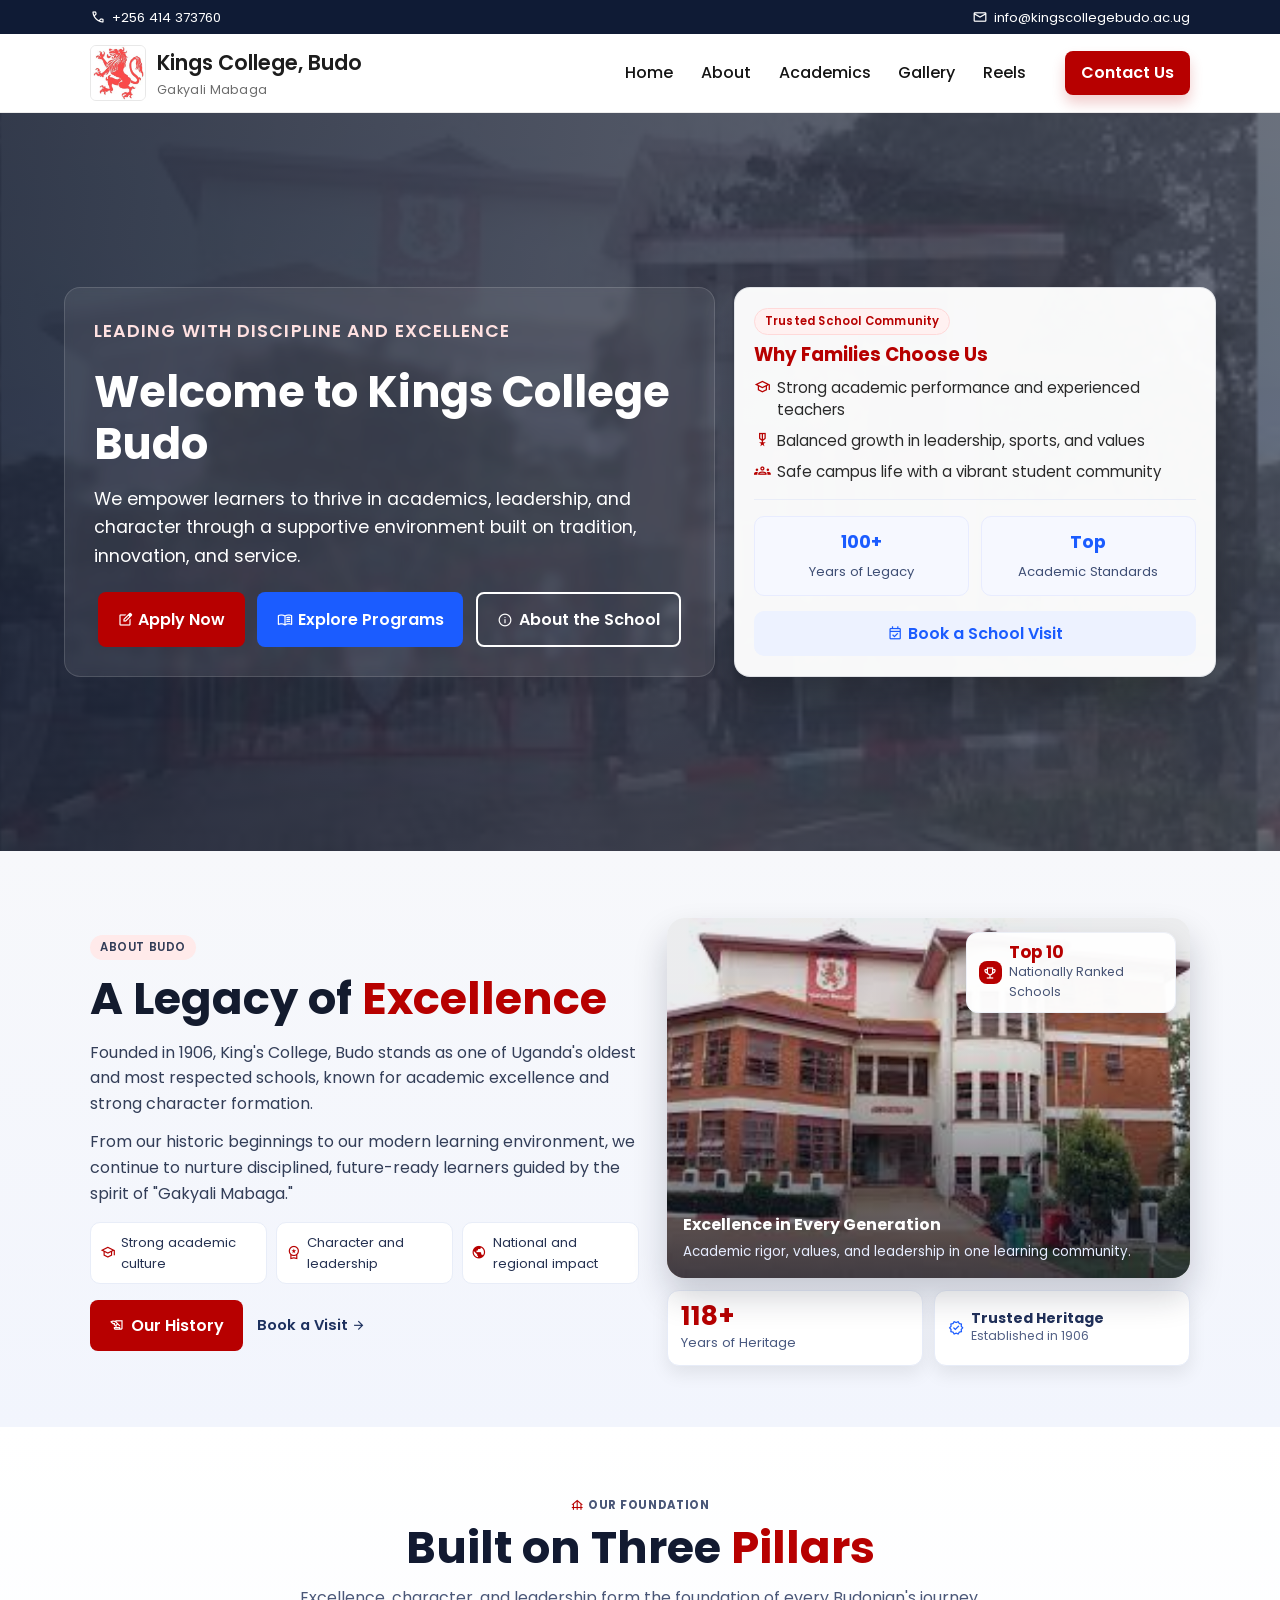
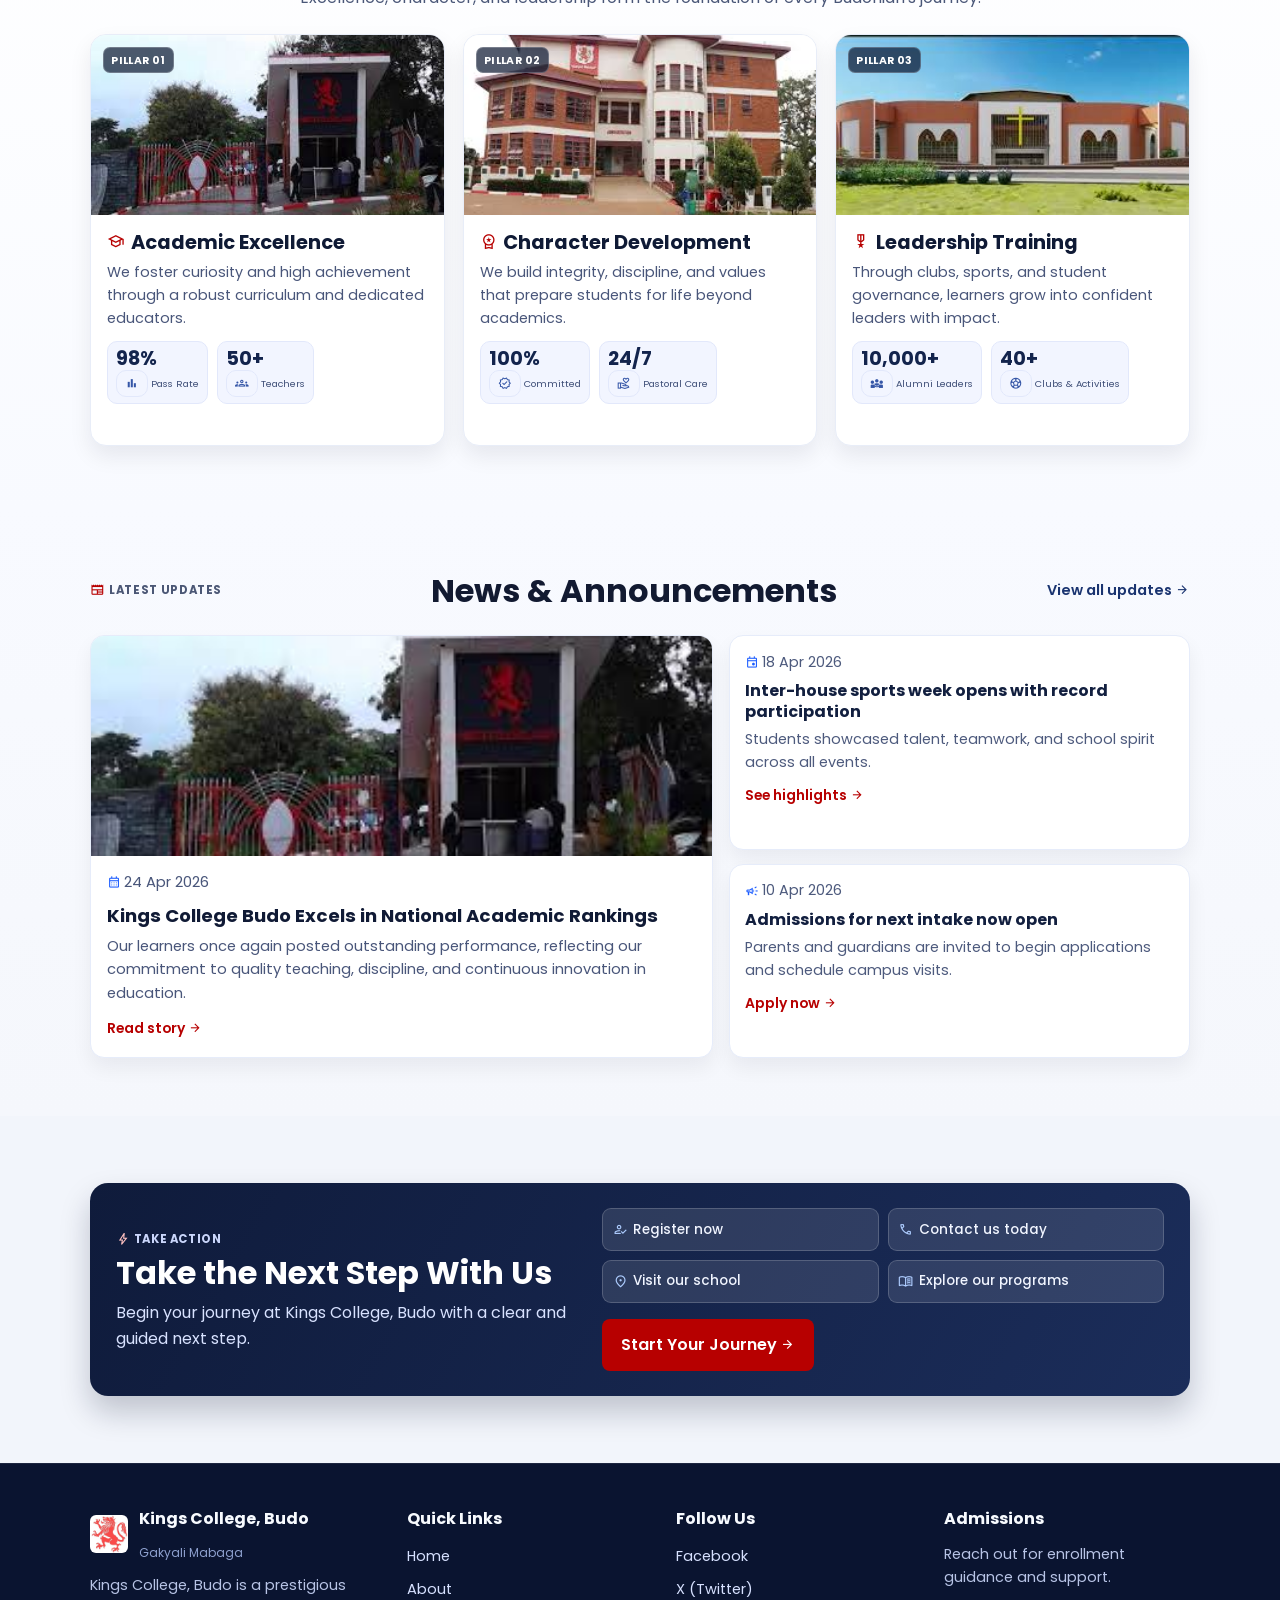
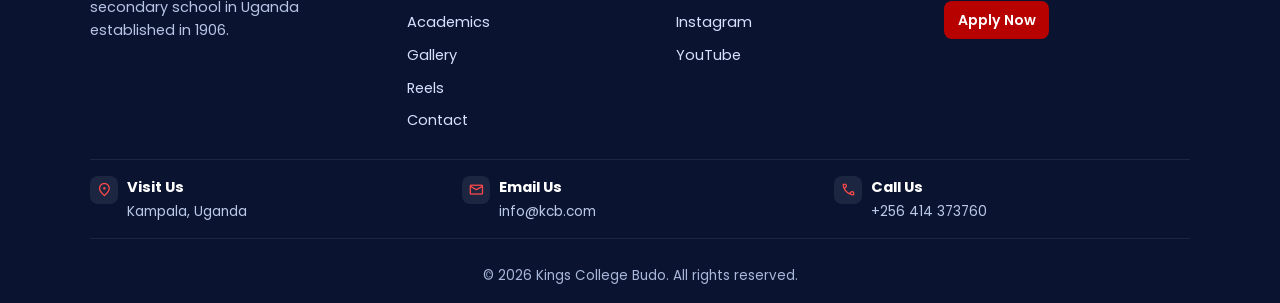
<file: index.html>
<!DOCTYPE html>
<html lang="en">
<head>
  <meta charset="UTF-8">
  <meta name="viewport" content="width=device-width, initial-scale=1.0">
  <meta name="description" content="Kings College Budo official school website home page.">
  <title>Kings College Budo | Home</title>
  <link rel="preconnect" href="https://fonts.googleapis.com">
  <link rel="preconnect" href="https://fonts.gstatic.com" crossorigin>
  <link href="https://fonts.googleapis.com/css2?family=Poppins:wght@300;400;500;600;700&display=swap" rel="stylesheet">
  <link href="https://fonts.googleapis.com/css2?family=Material+Symbols+Outlined" rel="stylesheet">
  <link rel="stylesheet" href="css/style.css">
</head>
<body>
  <!-- Header section with top info strip and navigation -->
  <header class="site-header">
    <div class="header-topbar">
      <div class="container topbar-inner">
        <p class="topbar-item"><span class="material-symbols-outlined" aria-hidden="true">call</span>+256 414 373760</p>
        <p class="topbar-item"><span class="material-symbols-outlined" aria-hidden="true">mail</span>info@kingscollegebudo.ac.ug</p>
      </div>
    </div>

    <nav class="site-nav" aria-label="Main navigation">
      <div class="container nav-inner">
        <a href="home.html" class="brand-wrapper" aria-label="Kings College Budo home page">
          <img src="images/logo.jpg" alt="Kings College Budo logo" class="school-logo">
          <div class="brand-text">
            <h1>Kings College, Budo</h1>
            <p class="motto">Gakyali Mabaga</p>
          </div>
        </a>

        <button class="menu-toggle" id="menuToggle" aria-label="Toggle menu" aria-expanded="false" aria-controls="navLinks">
          <span></span><span></span><span></span>
        </button>

        <ul class="nav-links" id="navLinks">
          <li><a href="home.html">Home</a></li>
          <li><a href="about.html">About</a></li>
          <li><a href="academics.html">Academics</a></li>
          <li><a href="gallery.html">Gallery</a></li>
          <li><a href="reels.html">Reels</a></li>
        </ul>

        <a href="contact.html" class="header-cta">Contact Us</a>
      </div>
    </nav>
  </header>

  <main>
    <!-- Hero section with moving background effect -->
    <section class="hero" id="hero">
      <div class="moving-bg" aria-hidden="true">
        <div class="bg-track track-a"></div>
        <div class="bg-track track-b"></div>
      </div>
      <div class="overlay"></div>

      <div class="container hero-layout">
        <div class="hero-content">
          <p class="hero-kicker">Leading with Discipline and Excellence</p>
          <h2>Welcome to Kings College Budo</h2>
          <p>
            We empower learners to thrive in academics, leadership, and character through a
            supportive environment built on tradition, innovation, and service.
          </p>
          <div class="hero-buttons">
            <a href="contact.html" class="btn btn-primary"><span class="material-symbols-outlined" aria-hidden="true">edit_square</span>Apply Now</a>
            <a href="academics.html" class="btn btn-secondary"><span class="material-symbols-outlined" aria-hidden="true">menu_book</span>Explore Programs</a>
            <a href="about.html" class="btn btn-outline"><span class="material-symbols-outlined" aria-hidden="true">info</span>About the School</a>
          </div>
        </div>

        <aside class="hero-panel" aria-label="School highlights">
          <p class="hero-panel-tag">Trusted School Community</p>
          <h3>Why Families Choose Us</h3>
          <ul class="hero-points">
            <li><span class="material-symbols-outlined" aria-hidden="true">school</span>Strong academic performance and experienced teachers</li>
            <li><span class="material-symbols-outlined" aria-hidden="true">military_tech</span>Balanced growth in leadership, sports, and values</li>
            <li><span class="material-symbols-outlined" aria-hidden="true">groups</span>Safe campus life with a vibrant student community</li>
          </ul>
          <div class="hero-panel-divider" aria-hidden="true"></div>
          <div class="hero-stats">
            <div>
              <strong>100+</strong>
              <span>Years of Legacy</span>
            </div>
            <div>
              <strong>Top</strong>
              <span>Academic Standards</span>
            </div>
          </div>
          <a href="contact.html" class="hero-panel-link">
            <span class="material-symbols-outlined" aria-hidden="true">event_available</span>
            Book a School Visit
          </a>
        </aside>
      </div>
    </section>

    <!-- Legacy highlight section -->
    <section class="legacy-section">
      <div class="container legacy-layout">
        <div class="legacy-content">
          <p class="legacy-tag">About Budo</p>
          <h3>A Legacy of <span>Excellence</span></h3>
          <p>
            Founded in 1906, King's College, Budo stands as one of Uganda's oldest and most
            respected schools, known for academic excellence and strong character formation.
          </p>
          <p>
            From our historic beginnings to our modern learning environment, we continue to
            nurture disciplined, future-ready learners guided by the spirit of "Gakyali Mabaga."
          </p>
          <div class="legacy-highlights" aria-label="School strengths">
            <p><span class="material-symbols-outlined" aria-hidden="true">school</span>Strong academic culture</p>
            <p><span class="material-symbols-outlined" aria-hidden="true">workspace_premium</span>Character and leadership</p>
            <p><span class="material-symbols-outlined" aria-hidden="true">public</span>National and regional impact</p>
          </div>
          <div class="legacy-actions">
            <a href="about.html" class="btn btn-primary legacy-btn">
              <span class="material-symbols-outlined" aria-hidden="true">history_edu</span>
              Our History
            </a>
            <a href="contact.html" class="legacy-link">
              Book a Visit
              <span class="material-symbols-outlined" aria-hidden="true">arrow_forward</span>
            </a>
          </div>
        </div>

        <div class="legacy-media">
          <div class="legacy-image-wrap">
            <img src="images/img2.jpg" alt="Students of Kings College Budo in a classroom" class="legacy-image">
            <div class="legacy-image-overlay"></div>
            <div class="legacy-media-caption">
              <h4>Excellence in Every Generation</h4>
              <p>Academic rigor, values, and leadership in one learning community.</p>
            </div>
            <div class="legacy-card legacy-card-top">
              <span class="material-symbols-outlined" aria-hidden="true">emoji_events</span>
              <div>
                <strong>Top 10</strong>
                <p>Nationally Ranked Schools</p>
              </div>
            </div>
          </div>

          <div class="legacy-metrics">
            <div class="legacy-metric legacy-metric-primary">
              <strong>118+</strong>
              <p>Years of Heritage</p>
            </div>
            <div class="legacy-metric legacy-metric-secondary">
              <span class="material-symbols-outlined" aria-hidden="true">verified</span>
              <div>
                <strong>Trusted Heritage</strong>
                <p>Established in 1906</p>
              </div>
            </div>
          </div>
        </div>
      </div>
    </section>

    <!-- Three pillars section -->
    <section class="pillars-section">
      <div class="container">
        <div class="pillars-heading">
          <p class="pillars-tag"><span class="material-symbols-outlined" aria-hidden="true">foundation</span>Our Foundation</p>
          <h3>Built on Three <span>Pillars</span></h3>
          <p>
            Excellence, character, and leadership form the foundation of every Budonian's
            journey.
          </p>
        </div>

        <div class="pillars-grid">
          <article class="pillar-card">
            <div class="pillar-media">
              <img src="images/img1.jpg" alt="Students in classroom learning session" class="pillar-image">
              <p class="pillar-index">Pillar 01</p>
            </div>
            <div class="pillar-content">
              <h4><span class="material-symbols-outlined pillar-title-icon" aria-hidden="true">school</span>Academic Excellence</h4>
              <p>
                We foster curiosity and high achievement through a robust curriculum and
                dedicated educators.
              </p>
              <div class="pillar-meta">
                <span><strong>98%</strong><small><span class="material-symbols-outlined" aria-hidden="true">bar_chart</span>Pass Rate</small></span>
                <span><strong>50+</strong><small><span class="material-symbols-outlined" aria-hidden="true">groups</span>Teachers</small></span>
              </div>
            </div>
          </article>

          <article class="pillar-card">
            <div class="pillar-media">
              <img src="images/img2.jpg" alt="Palm-lined school campus with students" class="pillar-image">
              <p class="pillar-index">Pillar 02</p>
            </div>
            <div class="pillar-content">
              <h4><span class="material-symbols-outlined pillar-title-icon" aria-hidden="true">workspace_premium</span>Character Development</h4>
              <p>
                We build integrity, discipline, and values that prepare students for life
                beyond academics.
              </p>
              <div class="pillar-meta">
                <span><strong>100%</strong><small><span class="material-symbols-outlined" aria-hidden="true">verified</span>Committed</small></span>
                <span><strong>24/7</strong><small><span class="material-symbols-outlined" aria-hidden="true">volunteer_activism</span>Pastoral Care</small></span>
              </div>
            </div>
          </article>

          <article class="pillar-card">
            <div class="pillar-media">
              <img src="images/img3.jpg" alt="Students participating in co-curricular leadership activity" class="pillar-image">
              <p class="pillar-index">Pillar 03</p>
            </div>
            <div class="pillar-content">
              <h4><span class="material-symbols-outlined pillar-title-icon" aria-hidden="true">military_tech</span>Leadership Training</h4>
              <p>
                Through clubs, sports, and student governance, learners grow into confident
                leaders with impact.
              </p>
              <div class="pillar-meta">
                <span><strong>10,000+</strong><small><span class="material-symbols-outlined" aria-hidden="true">diversity_3</span>Alumni Leaders</small></span>
                <span><strong>40+</strong><small><span class="material-symbols-outlined" aria-hidden="true">sports_soccer</span>Clubs & Activities</small></span>
              </div>
            </div>
          </article>
        </div>
      </div>
    </section>

    <!-- News section -->
    <section class="news-section">
      <div class="container">
        <div class="news-heading">
          <p class="news-tag"><span class="material-symbols-outlined" aria-hidden="true">newspaper</span>Latest Updates</p>
          <h3>News & Announcements</h3>
          <a href="gallery.html" class="news-view-all">View all updates <span class="material-symbols-outlined" aria-hidden="true">arrow_forward</span></a>
        </div>

        <div class="news-layout">
          <article class="news-featured">
            <img src="images/img1.jpg" alt="Students celebrating at a school event" class="news-image">
            <div class="news-content">
              <p class="news-meta"><span class="material-symbols-outlined" aria-hidden="true">calendar_month</span>24 Apr 2026</p>
              <h4>Kings College Budo Excels in National Academic Rankings</h4>
              <p>
                Our learners once again posted outstanding performance, reflecting our commitment
                to quality teaching, discipline, and continuous innovation in education.
              </p>
              <a href="academics.html" class="news-link">Read story <span class="material-symbols-outlined" aria-hidden="true">arrow_forward</span></a>
            </div>
          </article>

          <div class="news-list">
            <article class="news-item">
              <p class="news-meta"><span class="material-symbols-outlined" aria-hidden="true">event</span>18 Apr 2026</p>
              <h5>Inter-house sports week opens with record participation</h5>
              <p>Students showcased talent, teamwork, and school spirit across all events.</p>
              <a href="reels.html" class="news-link">See highlights <span class="material-symbols-outlined" aria-hidden="true">arrow_forward</span></a>
            </article>

            <article class="news-item">
              <p class="news-meta"><span class="material-symbols-outlined" aria-hidden="true">campaign</span>10 Apr 2026</p>
              <h5>Admissions for next intake now open</h5>
              <p>Parents and guardians are invited to begin applications and schedule campus visits.</p>
              <a href="contact.html" class="news-link">Apply now <span class="material-symbols-outlined" aria-hidden="true">arrow_forward</span></a>
            </article>
          </div>
        </div>
      </div>
    </section>

    <!-- Call to action section -->
    <section class="cta-section">
      <div class="container cta-shell">
        <div class="cta-content">
          <p class="cta-tag"><span class="material-symbols-outlined" aria-hidden="true">bolt</span>Take Action</p>
          <h3>Take the Next Step With Us</h3>
          <p class="cta-intro">
            Begin your journey at Kings College, Budo with a clear and guided next step.
          </p>
        </div>

        <div class="cta-right">
          <div class="cta-points">
            <p><span class="material-symbols-outlined" aria-hidden="true">how_to_reg</span><span>Register now</span></p>
            <p><span class="material-symbols-outlined" aria-hidden="true">call</span><span>Contact us today</span></p>
            <p><span class="material-symbols-outlined" aria-hidden="true">location_on</span><span>Visit our school</span></p>
            <p><span class="material-symbols-outlined" aria-hidden="true">menu_book</span><span>Explore our programs</span></p>
          </div>
          <a href="contact.html" class="btn btn-primary cta-btn">
            Start Your Journey
            <span class="material-symbols-outlined" aria-hidden="true">arrow_forward</span>
          </a>
        </div>
      </div>
    </section>
  </main>

  <!-- Footer section -->
  <footer class="site-footer">
    <div class="container footer-top">
      <div class="footer-col footer-brand">
        <div class="footer-logo-row">
          <img src="images/logo.jpg" alt="Kings College Budo logo" class="footer-logo">
          <div>
            <h4>Kings College, Budo</h4>
            <p class="footer-motto">Gakyali Mabaga</p>
          </div>
        </div>
        <p class="footer-description">
          Kings College, Budo is a prestigious secondary school in Uganda established in 1906.
        </p>
      </div>

      <div class="footer-col">
        <h4>Quick Links</h4>
        <ul class="footer-links">
          <li><a href="home.html">Home</a></li>
          <li><a href="about.html">About</a></li>
          <li><a href="academics.html">Academics</a></li>
          <li><a href="gallery.html">Gallery</a></li>
          <li><a href="reels.html">Reels</a></li>
          <li><a href="contact.html">Contact</a></li>
        </ul>
      </div>

      <div class="footer-col">
        <h4>Follow Us</h4>
        <ul class="footer-links">
          <li><a href="#">Facebook</a></li>
          <li><a href="#">X (Twitter)</a></li>
          <li><a href="#">Instagram</a></li>
          <li><a href="#">YouTube</a></li>
        </ul>
      </div>

      <div class="footer-col">
        <h4>Admissions</h4>
        <p class="footer-description">Reach out for enrollment guidance and support.</p>
        <a href="contact.html" class="footer-mini-cta">Apply Now</a>
      </div>
    </div>

    <div class="container footer-contact-strip">
      <div class="footer-contact-card">
        <span class="material-symbols-outlined" aria-hidden="true">location_on</span>
        <div>
          <h5>Visit Us</h5>
          <p>Kampala, Uganda</p>
        </div>
      </div>
      <div class="footer-contact-card">
        <span class="material-symbols-outlined" aria-hidden="true">mail</span>
        <div>
          <h5>Email Us</h5>
          <p>info@kcb.com</p>
        </div>
      </div>
      <div class="footer-contact-card">
        <span class="material-symbols-outlined" aria-hidden="true">call</span>
        <div>
          <h5>Call Us</h5>
          <p>+256 414 373760</p>
        </div>
      </div>
    </div>
    <p class="copyright">&copy; 2026 Kings College Budo. All rights reserved.</p>
  </footer>

  <script src="js/style.js"></script>
</body>
</html>
</file>
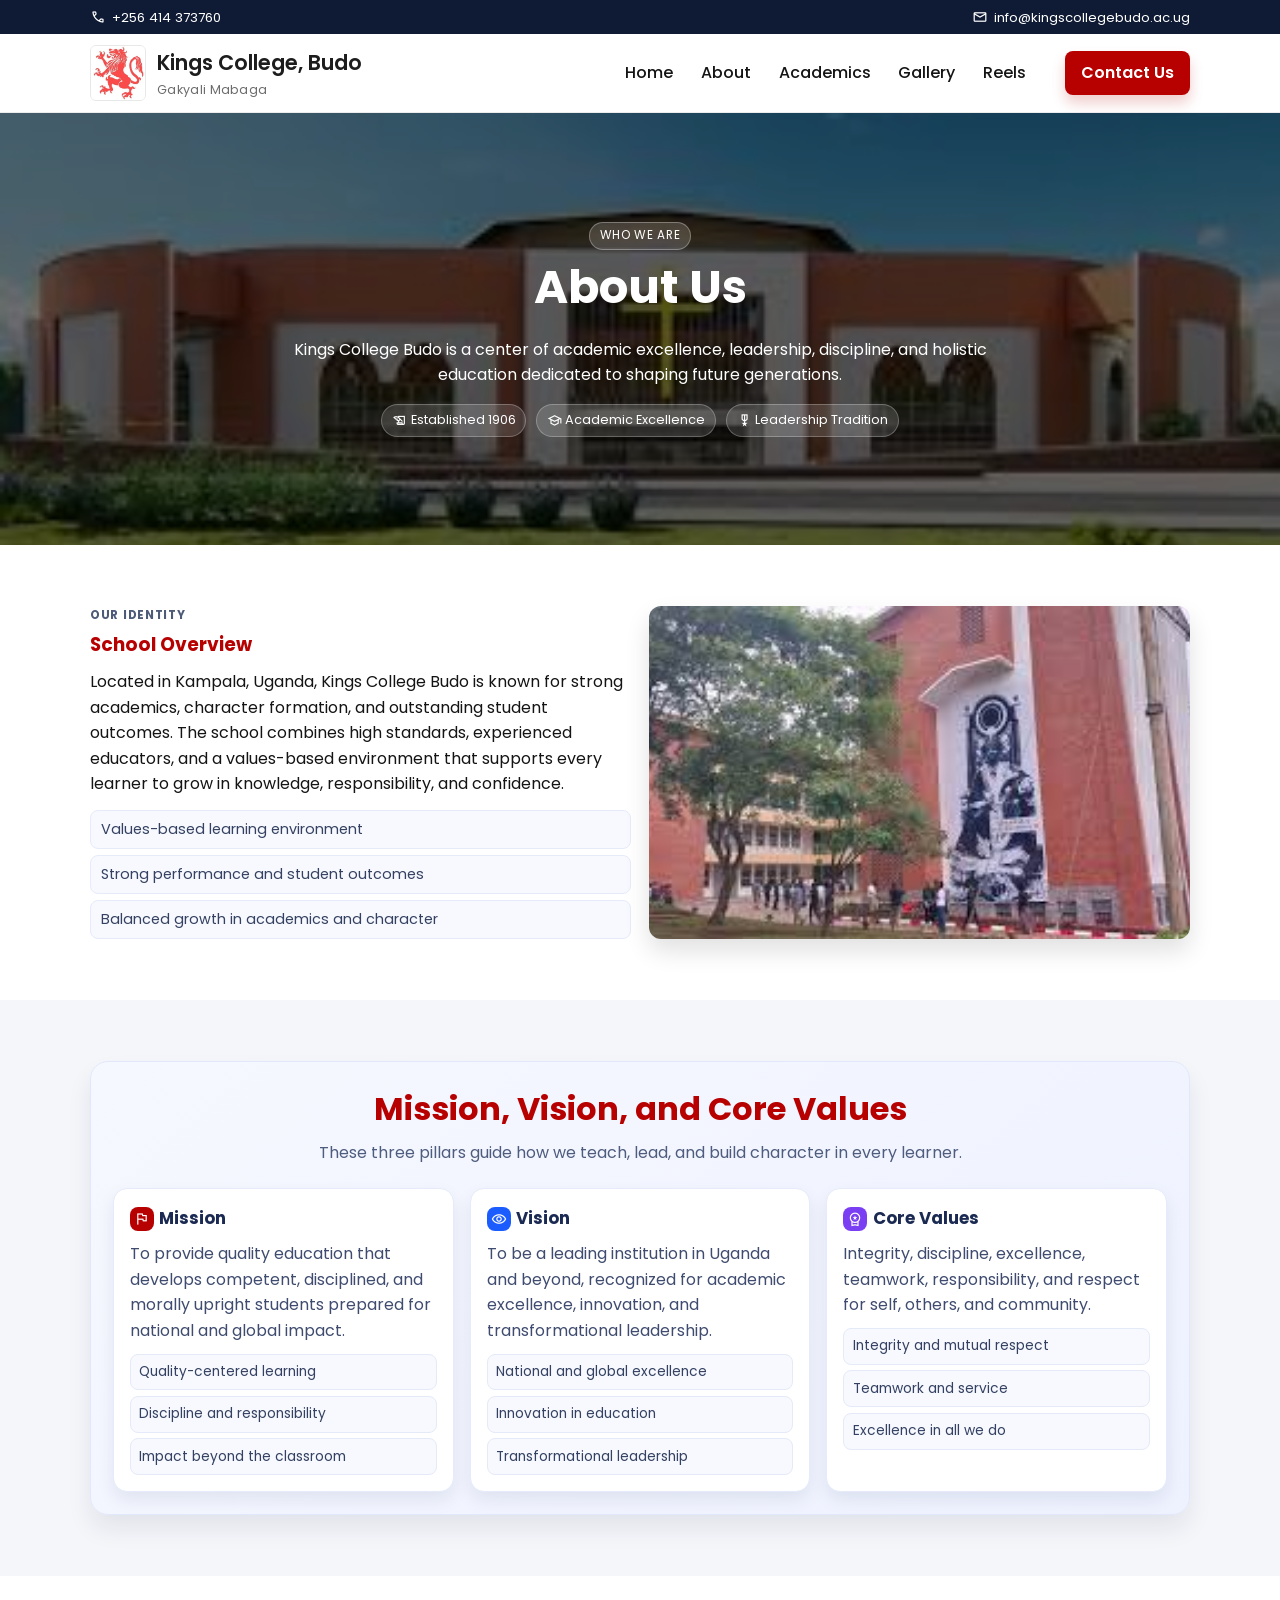
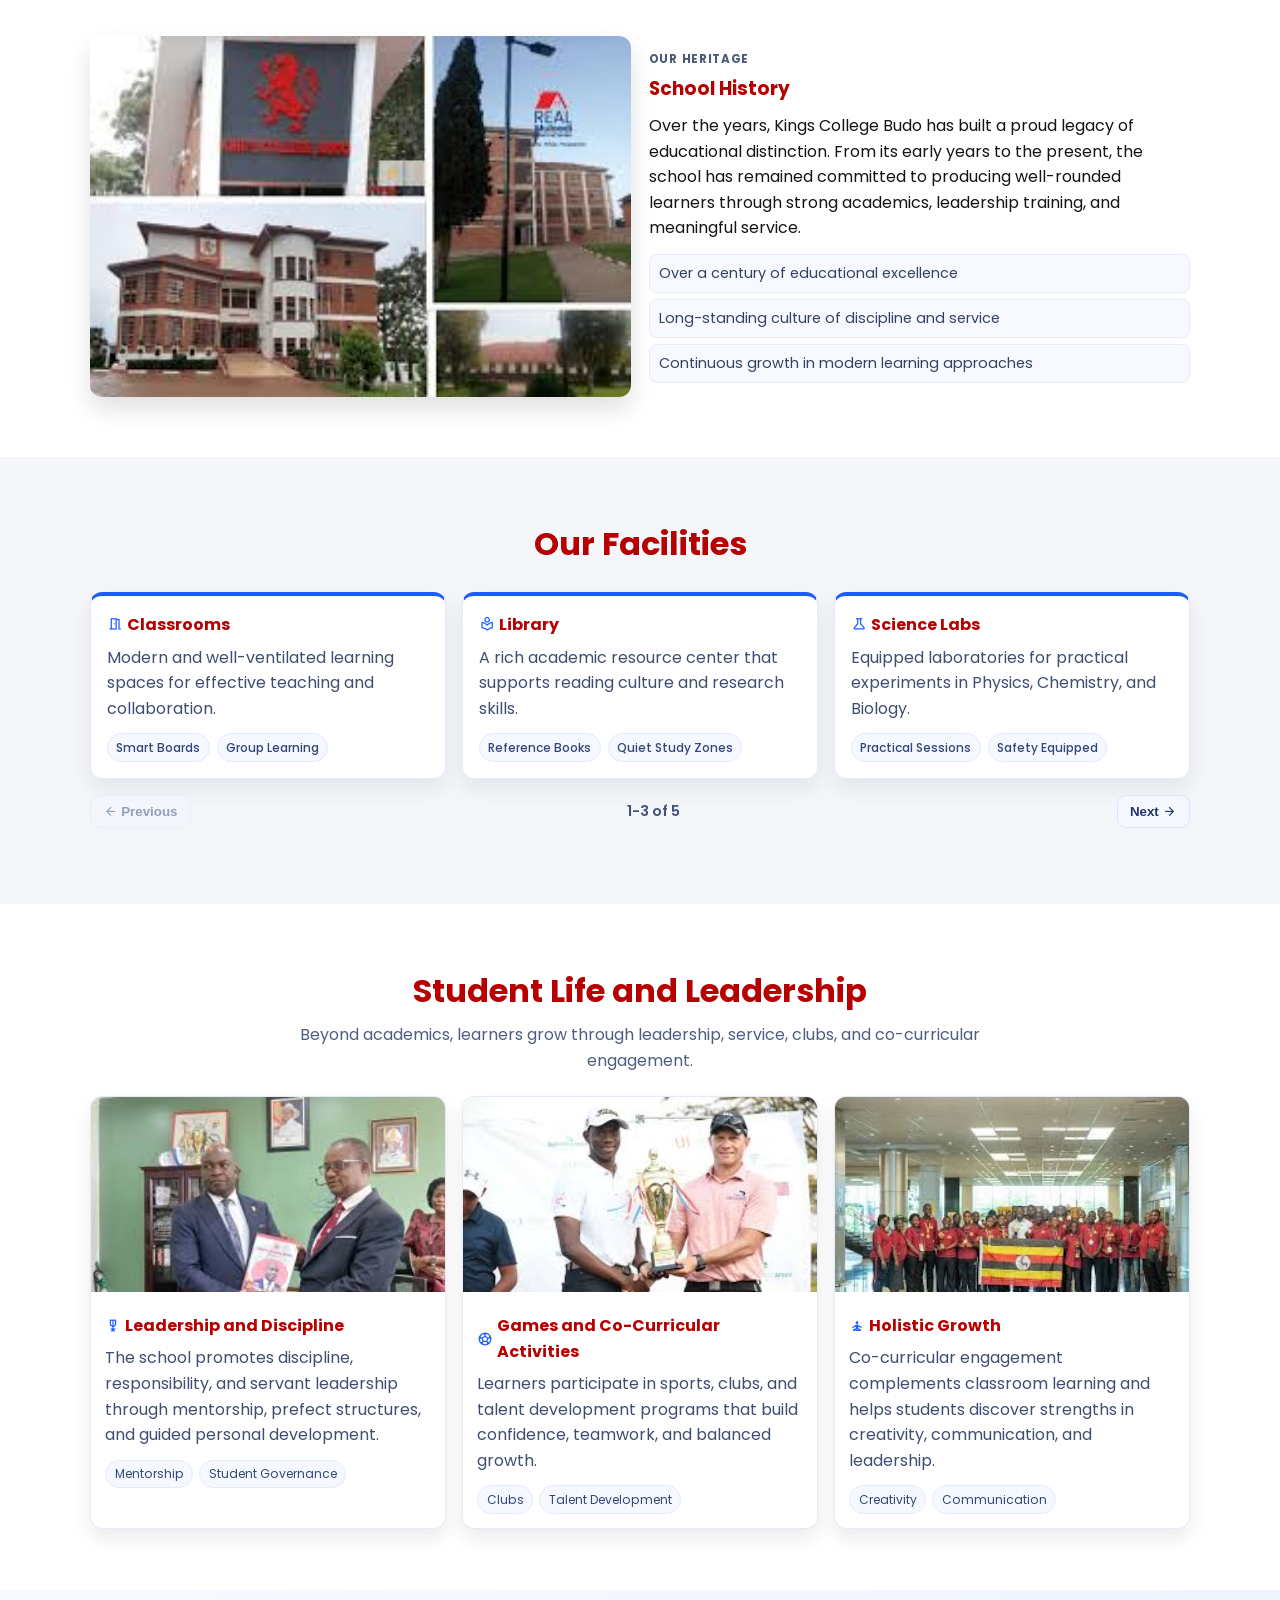
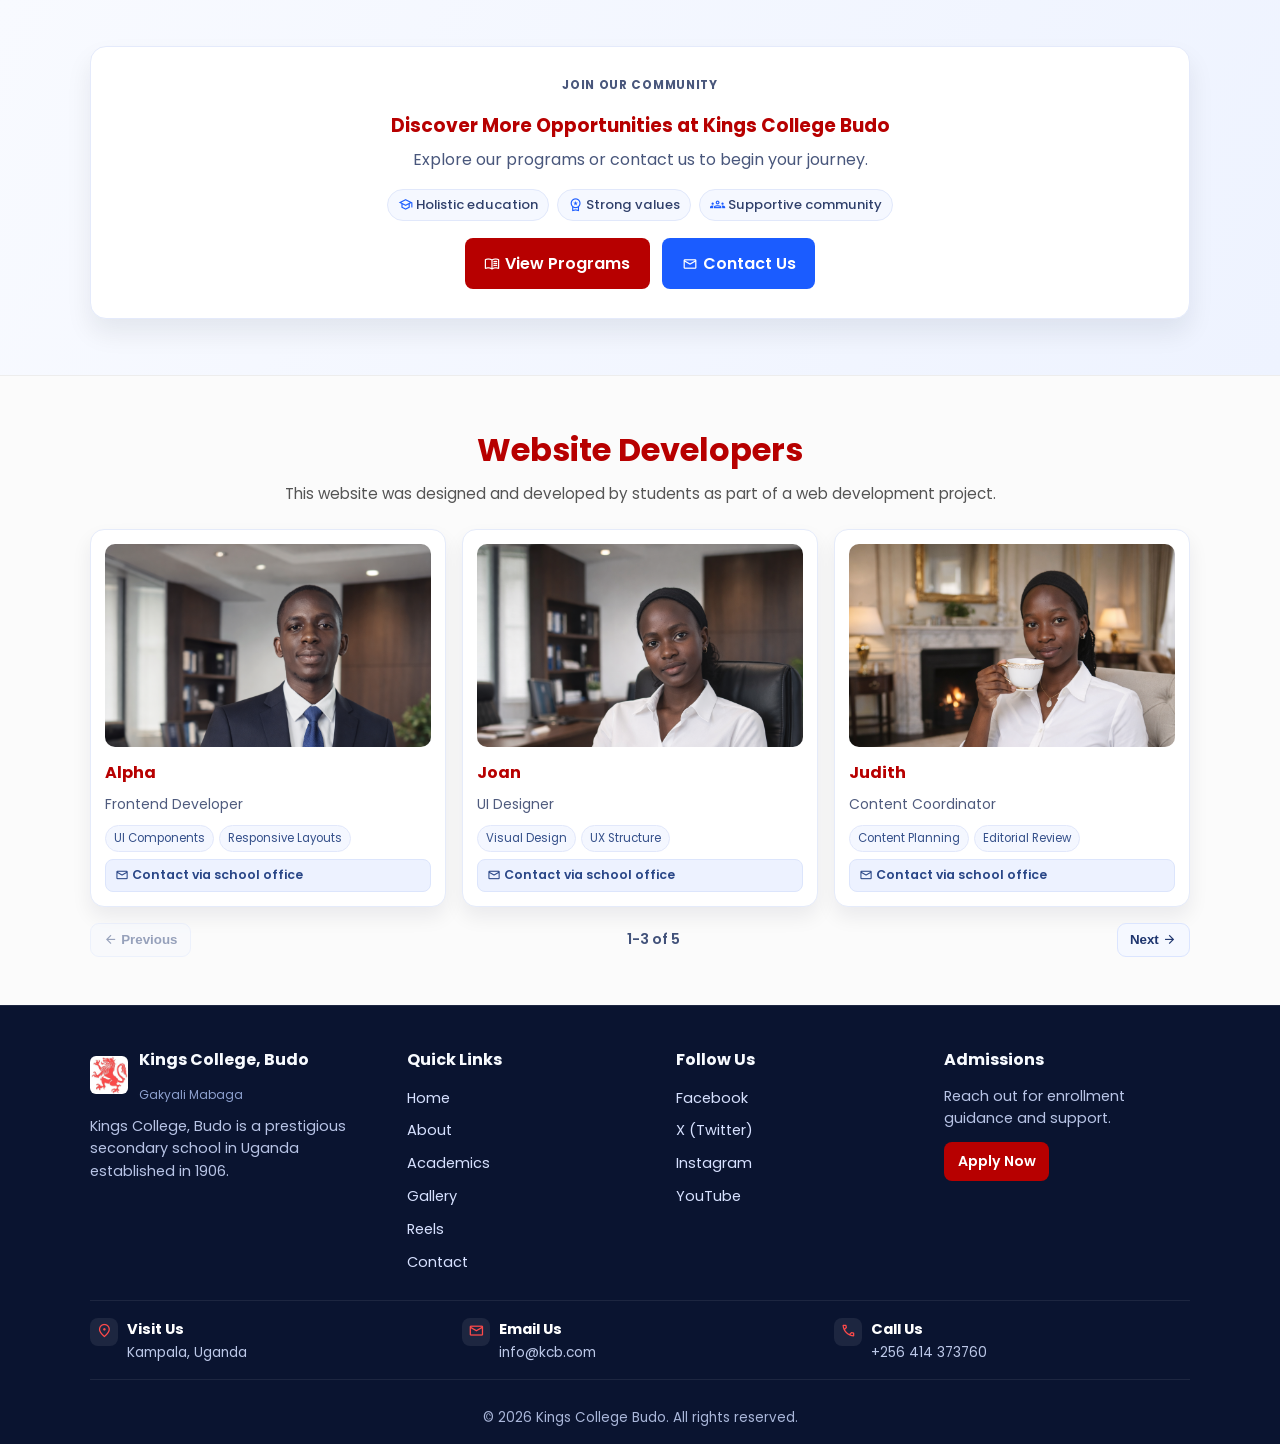
<file: about.html>
<!DOCTYPE html>
<html lang="en">
<head>
  <meta charset="UTF-8">
  <meta name="viewport" content="width=device-width, initial-scale=1.0">
  <meta name="description" content="About Kings College Budo - history, mission, values, student life, and website developers.">
  <title>About Us | Kings College Budo</title>
  <link rel="preconnect" href="https://fonts.googleapis.com">
  <link rel="preconnect" href="https://fonts.gstatic.com" crossorigin>
  <link href="https://fonts.googleapis.com/css2?family=Poppins:wght@300;400;500;600;700&display=swap" rel="stylesheet">
  <link href="https://fonts.googleapis.com/css2?family=Material+Symbols+Outlined" rel="stylesheet">
  <link rel="stylesheet" href="css/style.css">
</head>
<body>
  <!-- Header section with top info strip and navigation -->
  <header class="site-header">
    <div class="header-topbar">
      <div class="container topbar-inner">
        <p class="topbar-item"><span class="material-symbols-outlined" aria-hidden="true">call</span>+256 414 373760</p>
        <p class="topbar-item"><span class="material-symbols-outlined" aria-hidden="true">mail</span>info@kingscollegebudo.ac.ug</p>
      </div>
    </div>

    <nav class="site-nav" aria-label="Main navigation">
      <div class="container nav-inner">
        <a href="home.html" class="brand-wrapper" aria-label="Kings College Budo home page">
          <img src="images/logo.jpg" alt="Kings College Budo logo" class="school-logo">
          <div class="brand-text">
            <h1>Kings College, Budo</h1>
            <p class="motto">Gakyali Mabaga</p>
          </div>
        </a>

        <button class="menu-toggle" id="menuToggle" aria-label="Toggle menu" aria-expanded="false" aria-controls="navLinks">
          <span></span><span></span><span></span>
        </button>

        <ul class="nav-links" id="navLinks">
          <li><a href="home.html">Home</a></li>
          <li><a href="about.html" aria-current="page">About</a></li>
          <li><a href="academics.html">Academics</a></li>
          <li><a href="gallery.html">Gallery</a></li>
          <li><a href="reels.html">Reels</a></li>
        </ul>

        <a href="contact.html" class="header-cta">Contact Us</a>
      </div>
    </nav>
  </header>

  <main>
    <!-- About header section -->
    <section class="about-hero reveal-on-scroll">
      <div class="about-hero-overlay"></div>
      <div class="container about-hero-content">
        <p class="about-hero-tag">Who We Are</p>
        <h2>About Us</h2>
        <p>
          Kings College Budo is a center of academic excellence, leadership, discipline,
          and holistic education dedicated to shaping future generations.
        </p>
        <div class="about-hero-highlights">
          <p><span class="material-symbols-outlined" aria-hidden="true">history_edu</span>Established 1906</p>
          <p><span class="material-symbols-outlined" aria-hidden="true">school</span>Academic Excellence</p>
          <p><span class="material-symbols-outlined" aria-hidden="true">military_tech</span>Leadership Tradition</p>
        </div>
      </div>
    </section>

    <!-- School overview section -->
    <section class="about-section reveal-on-scroll">
      <div class="container school-overview">
        <div class="school-overview-text">
          <p class="section-eyebrow">Our Identity</p>
          <h3>School Overview</h3>
          <p>
            Located in Kampala, Uganda, Kings College Budo is known for strong academics,
            character formation, and outstanding student outcomes. The school combines
            high standards, experienced educators, and a values-based environment that
            supports every learner to grow in knowledge, responsibility, and confidence.
          </p>
          <ul class="about-points">
            <li>Values-based learning environment</li>
            <li>Strong performance and student outcomes</li>
            <li>Balanced growth in academics and character</li>
          </ul>
        </div>
        <img src="images/histry1.jpg" alt="Kings College Budo school compound" class="school-overview-image">
      </div>
    </section>

    <!-- Mission, vision, and values section -->
    <section class="about-section section-light reveal-on-scroll">
      <div class="container mvv-showcase">
        <div class="section-heading">
          <h3>Mission, Vision, and Core Values</h3>
          <p class="mvv-intro">
            These three pillars guide how we teach, lead, and build character in every learner.
          </p>
        </div>
        <div class="mvv-grid">
          <article class="mvv-card mvv-card-mission">
            <div class="mvv-card-head">
              <span class="material-symbols-outlined" aria-hidden="true">flag</span>
              <h4>Mission</h4>
            </div>
            <p class="mvv-main-text">
              To provide quality education that develops competent, disciplined, and
              morally upright students prepared for national and global impact.
            </p>
            <ul class="mvv-list">
              <li>Quality-centered learning</li>
              <li>Discipline and responsibility</li>
              <li>Impact beyond the classroom</li>
            </ul>
          </article>
          <article class="mvv-card mvv-card-vision">
            <div class="mvv-card-head">
              <span class="material-symbols-outlined" aria-hidden="true">visibility</span>
              <h4>Vision</h4>
            </div>
            <p class="mvv-main-text">
              To be a leading institution in Uganda and beyond, recognized for academic
              excellence, innovation, and transformational leadership.
            </p>
            <ul class="mvv-list">
              <li>National and global excellence</li>
              <li>Innovation in education</li>
              <li>Transformational leadership</li>
            </ul>
          </article>
          <article class="mvv-card mvv-card-values">
            <div class="mvv-card-head">
              <span class="material-symbols-outlined" aria-hidden="true">workspace_premium</span>
              <h4>Core Values</h4>
            </div>
            <p class="mvv-main-text">
              Integrity, discipline, excellence, teamwork, responsibility, and respect
              for self, others, and community.
            </p>
            <ul class="mvv-list">
              <li>Integrity and mutual respect</li>
              <li>Teamwork and service</li>
              <li>Excellence in all we do</li>
            </ul>
          </article>
        </div>
      </div>
    </section>

    <!-- School history section -->
    <section class="about-section reveal-on-scroll">
      <div class="container history-layout">
        <img src="images/histry.jpg" alt="Historical image related to Kings College Budo" class="history-image">
        <div class="history-text">
          <p class="section-eyebrow">Our Heritage</p>
          <h3>School History</h3>
          <p>
            Over the years, Kings College Budo has built a proud legacy of educational
            distinction. From its early years to the present, the school has remained
            committed to producing well-rounded learners through strong academics,
            leadership training, and meaningful service.
          </p>
          <ul class="about-points">
            <li>Over a century of educational excellence</li>
            <li>Long-standing culture of discipline and service</li>
            <li>Continuous growth in modern learning approaches</li>
          </ul>
        </div>
      </div>
    </section>

    <!-- Facilities section -->
    <section class="about-section section-light reveal-on-scroll">
      <div class="container">
        <div class="section-heading">
          <h3>Our Facilities</h3>
        </div>
        <div class="facilities-grid" id="facilitiesGrid">
          <article class="facility-card">
            <h4><span class="material-symbols-outlined" aria-hidden="true">meeting_room</span>Classrooms</h4>
            <p>Modern and well-ventilated learning spaces for effective teaching and collaboration.</p>
            <div class="facility-meta"><span>Smart Boards</span><span>Group Learning</span></div>
          </article>
          <article class="facility-card">
            <h4><span class="material-symbols-outlined" aria-hidden="true">local_library</span>Library</h4>
            <p>A rich academic resource center that supports reading culture and research skills.</p>
            <div class="facility-meta"><span>Reference Books</span><span>Quiet Study Zones</span></div>
          </article>
          <article class="facility-card">
            <h4><span class="material-symbols-outlined" aria-hidden="true">science</span>Science Labs</h4>
            <p>Equipped laboratories for practical experiments in Physics, Chemistry, and Biology.</p>
            <div class="facility-meta"><span>Practical Sessions</span><span>Safety Equipped</span></div>
          </article>
          <article class="facility-card">
            <h4><span class="material-symbols-outlined" aria-hidden="true">computer</span>Computer Lab</h4>
            <p>ICT-enabled labs to build digital literacy and support technology-integrated learning.</p>
            <div class="facility-meta"><span>Internet Access</span><span>Digital Skills</span></div>
          </article>
          <article class="facility-card">
            <h4><span class="material-symbols-outlined" aria-hidden="true">sports_soccer</span>Sports Grounds</h4>
            <p>Quality sports facilities that nurture teamwork, fitness, and competitive excellence.</p>
            <div class="facility-meta"><span>Team Sports</span><span>Fitness Programs</span></div>
          </article>
        </div>
        <div class="facilities-controls" aria-label="Facilities navigation">
          <button type="button" class="facility-nav-btn" id="facilitiesPrev">
            <span class="material-symbols-outlined" aria-hidden="true">arrow_back</span>
            Previous
          </button>
          <p class="facilities-status" id="facilitiesStatus" aria-live="polite"></p>
          <button type="button" class="facility-nav-btn" id="facilitiesNext">
            Next
            <span class="material-symbols-outlined" aria-hidden="true">arrow_forward</span>
          </button>
        </div>
      </div>
    </section>

    <!-- Student life and leadership section -->
    <section class="about-section reveal-on-scroll">
      <div class="container">
        <div class="section-heading">
          <h3>Student Life and Leadership</h3>
          <p class="student-life-intro">
            Beyond academics, learners grow through leadership, service, clubs, and co-curricular engagement.
          </p>
        </div>
        <div class="student-life-grid">
          <article class="student-life-card">
            <img src="images/leadership.jpg" alt="Student leadership activities">
            <div class="student-life-content">
              <h4><span class="material-symbols-outlined" aria-hidden="true">military_tech</span>Leadership and Discipline</h4>
              <p>
                The school promotes discipline, responsibility, and servant leadership
                through mentorship, prefect structures, and guided personal development.
              </p>
              <div class="student-life-meta">
                <span>Mentorship</span>
                <span>Student Governance</span>
              </div>
            </div>
          </article>
          <article class="student-life-card">
            <img src="images/games.jpg" alt="Students participating in sports activities">
            <div class="student-life-content">
              <h4><span class="material-symbols-outlined" aria-hidden="true">sports_soccer</span>Games and Co-Curricular Activities</h4>
              <p>
                Learners participate in sports, clubs, and talent development programs
                that build confidence, teamwork, and balanced growth.
              </p>
              <div class="student-life-meta">
                <span>Clubs</span>
                <span>Talent Development</span>
              </div>
            </div>
          </article>
          <article class="student-life-card">
            <img src="images/games1.jpg" alt="Students during games session">
            <div class="student-life-content">
              <h4><span class="material-symbols-outlined" aria-hidden="true">self_improvement</span>Holistic Growth</h4>
              <p>
                Co-curricular engagement complements classroom learning and helps students
                discover strengths in creativity, communication, and leadership.
              </p>
              <div class="student-life-meta">
                <span>Creativity</span>
                <span>Communication</span>
              </div>
            </div>
          </article>
        </div>
      </div>
    </section>

    <!-- Call to action section -->
    <section class="about-cta reveal-on-scroll">
      <div class="container about-cta-shell">
        <div class="about-cta-content">
          <p class="about-cta-tag">Join Our Community</p>
          <h3>Discover More Opportunities at Kings College Budo</h3>
          <p>Explore our programs or contact us to begin your journey.</p>
          <div class="about-cta-points">
            <p><span class="material-symbols-outlined" aria-hidden="true">school</span>Holistic education</p>
            <p><span class="material-symbols-outlined" aria-hidden="true">workspace_premium</span>Strong values</p>
            <p><span class="material-symbols-outlined" aria-hidden="true">groups</span>Supportive community</p>
          </div>
          <div class="hero-buttons">
            <a href="academics.html" class="btn btn-primary"><span class="material-symbols-outlined" aria-hidden="true">menu_book</span>View Programs</a>
            <a href="contact.html" class="btn btn-secondary"><span class="material-symbols-outlined" aria-hidden="true">mail</span>Contact Us</a>
          </div>
        </div>
      </div>
    </section>

    <!-- Website developers section -->
    <section class="developers-section reveal-on-scroll">
      <div class="container">
        <div class="section-heading">
          <h3>Website Developers</h3>
          <p class="developers-note">
            This website was designed and developed by students as part of a web development project.
          </p>
        </div>
        <div class="developers-grid" id="developersGrid">
          <article class="developer-card">
            <img src="images/alpha.png" alt="Developer Alpha">
            <h4>Alpha</h4>
            <p class="developer-role">Frontend Developer</p>
            <div class="developer-tags">
              <span>UI Components</span>
              <span>Responsive Layouts</span>
            </div>
            <a href="contact.html" class="developer-contact-link">
              <span class="material-symbols-outlined" aria-hidden="true">mail</span>
              Contact via school office
            </a>
          </article>
          <article class="developer-card">
            <img src="images/joanjojo.png" alt="Developer Joan">
            <h4>Joan</h4>
            <p class="developer-role">UI Designer</p>
            <div class="developer-tags">
              <span>Visual Design</span>
              <span>UX Structure</span>
            </div>
            <a href="contact.html" class="developer-contact-link">
              <span class="material-symbols-outlined" aria-hidden="true">mail</span>
              Contact via school office
            </a>
          </article>
          <article class="developer-card">
            <img src="images/judith.png" alt="Developer Judith">
            <h4>Judith</h4>
            <p class="developer-role">Content Coordinator</p>
            <div class="developer-tags">
              <span>Content Planning</span>
              <span>Editorial Review</span>
            </div>
            <a href="contact.html" class="developer-contact-link">
              <span class="material-symbols-outlined" aria-hidden="true">mail</span>
              Contact via school office
            </a>
          </article>
          <article class="developer-card">
            <img src="images/oumo.png" alt="Developer Oumo">
            <h4>Oumo</h4>
            <p class="developer-role">Frontend Developer</p>
            <div class="developer-tags">
              <span>Interactive Features</span>
              <span>Performance Tuning</span>
            </div>
            <a href="contact.html" class="developer-contact-link">
              <span class="material-symbols-outlined" aria-hidden="true">mail</span>
              Contact via school office
            </a>
          </article>
          <article class="developer-card">
            <img src="images/brenda.png" alt="Developer Brenda">
            <h4>Brenda</h4>
            <p class="developer-role">Project Support</p>
            <div class="developer-tags">
              <span>Coordination</span>
              <span>Quality Checks</span>
            </div>
            <a href="contact.html" class="developer-contact-link">
              <span class="material-symbols-outlined" aria-hidden="true">mail</span>
              Contact via school office
            </a>
          </article>
        </div>
        <div class="developers-controls" aria-label="Developers navigation">
          <button type="button" class="developer-nav-btn" id="developersPrev">
            <span class="material-symbols-outlined" aria-hidden="true">arrow_back</span>
            Previous
          </button>
          <p class="developers-status" id="developersStatus" aria-live="polite"></p>
          <button type="button" class="developer-nav-btn" id="developersNext">
            Next
            <span class="material-symbols-outlined" aria-hidden="true">arrow_forward</span>
          </button>
        </div>
      </div>
    </section>
  </main>

  <!-- Footer section -->
  <footer class="site-footer">
    <div class="container footer-top">
      <div class="footer-col footer-brand">
        <div class="footer-logo-row">
          <img src="images/logo.jpg" alt="Kings College Budo logo" class="footer-logo">
          <div>
            <h4>Kings College, Budo</h4>
            <p class="footer-motto">Gakyali Mabaga</p>
          </div>
        </div>
        <p class="footer-description">
          Kings College, Budo is a prestigious secondary school in Uganda established in 1906.
        </p>
      </div>

      <div class="footer-col">
        <h4>Quick Links</h4>
        <ul class="footer-links">
          <li><a href="home.html">Home</a></li>
          <li><a href="about.html">About</a></li>
          <li><a href="academics.html">Academics</a></li>
          <li><a href="gallery.html">Gallery</a></li>
          <li><a href="reels.html">Reels</a></li>
          <li><a href="contact.html">Contact</a></li>
        </ul>
      </div>

      <div class="footer-col">
        <h4>Follow Us</h4>
        <ul class="footer-links">
          <li><a href="#">Facebook</a></li>
          <li><a href="#">X (Twitter)</a></li>
          <li><a href="#">Instagram</a></li>
          <li><a href="#">YouTube</a></li>
        </ul>
      </div>

      <div class="footer-col">
        <h4>Admissions</h4>
        <p class="footer-description">Reach out for enrollment guidance and support.</p>
        <a href="contact.html" class="footer-mini-cta">Apply Now</a>
      </div>
    </div>

    <div class="container footer-contact-strip">
      <div class="footer-contact-card">
        <span class="material-symbols-outlined" aria-hidden="true">location_on</span>
        <div>
          <h5>Visit Us</h5>
          <p>Kampala, Uganda</p>
        </div>
      </div>
      <div class="footer-contact-card">
        <span class="material-symbols-outlined" aria-hidden="true">mail</span>
        <div>
          <h5>Email Us</h5>
          <p>info@kcb.com</p>
        </div>
      </div>
      <div class="footer-contact-card">
        <span class="material-symbols-outlined" aria-hidden="true">call</span>
        <div>
          <h5>Call Us</h5>
          <p>+256 414 373760</p>
        </div>
      </div>
    </div>
    <p class="copyright">&copy; 2026 Kings College Budo. All rights reserved.</p>
  </footer>

  <script src="js/script.js"></script>
</body>
</html>
</file>
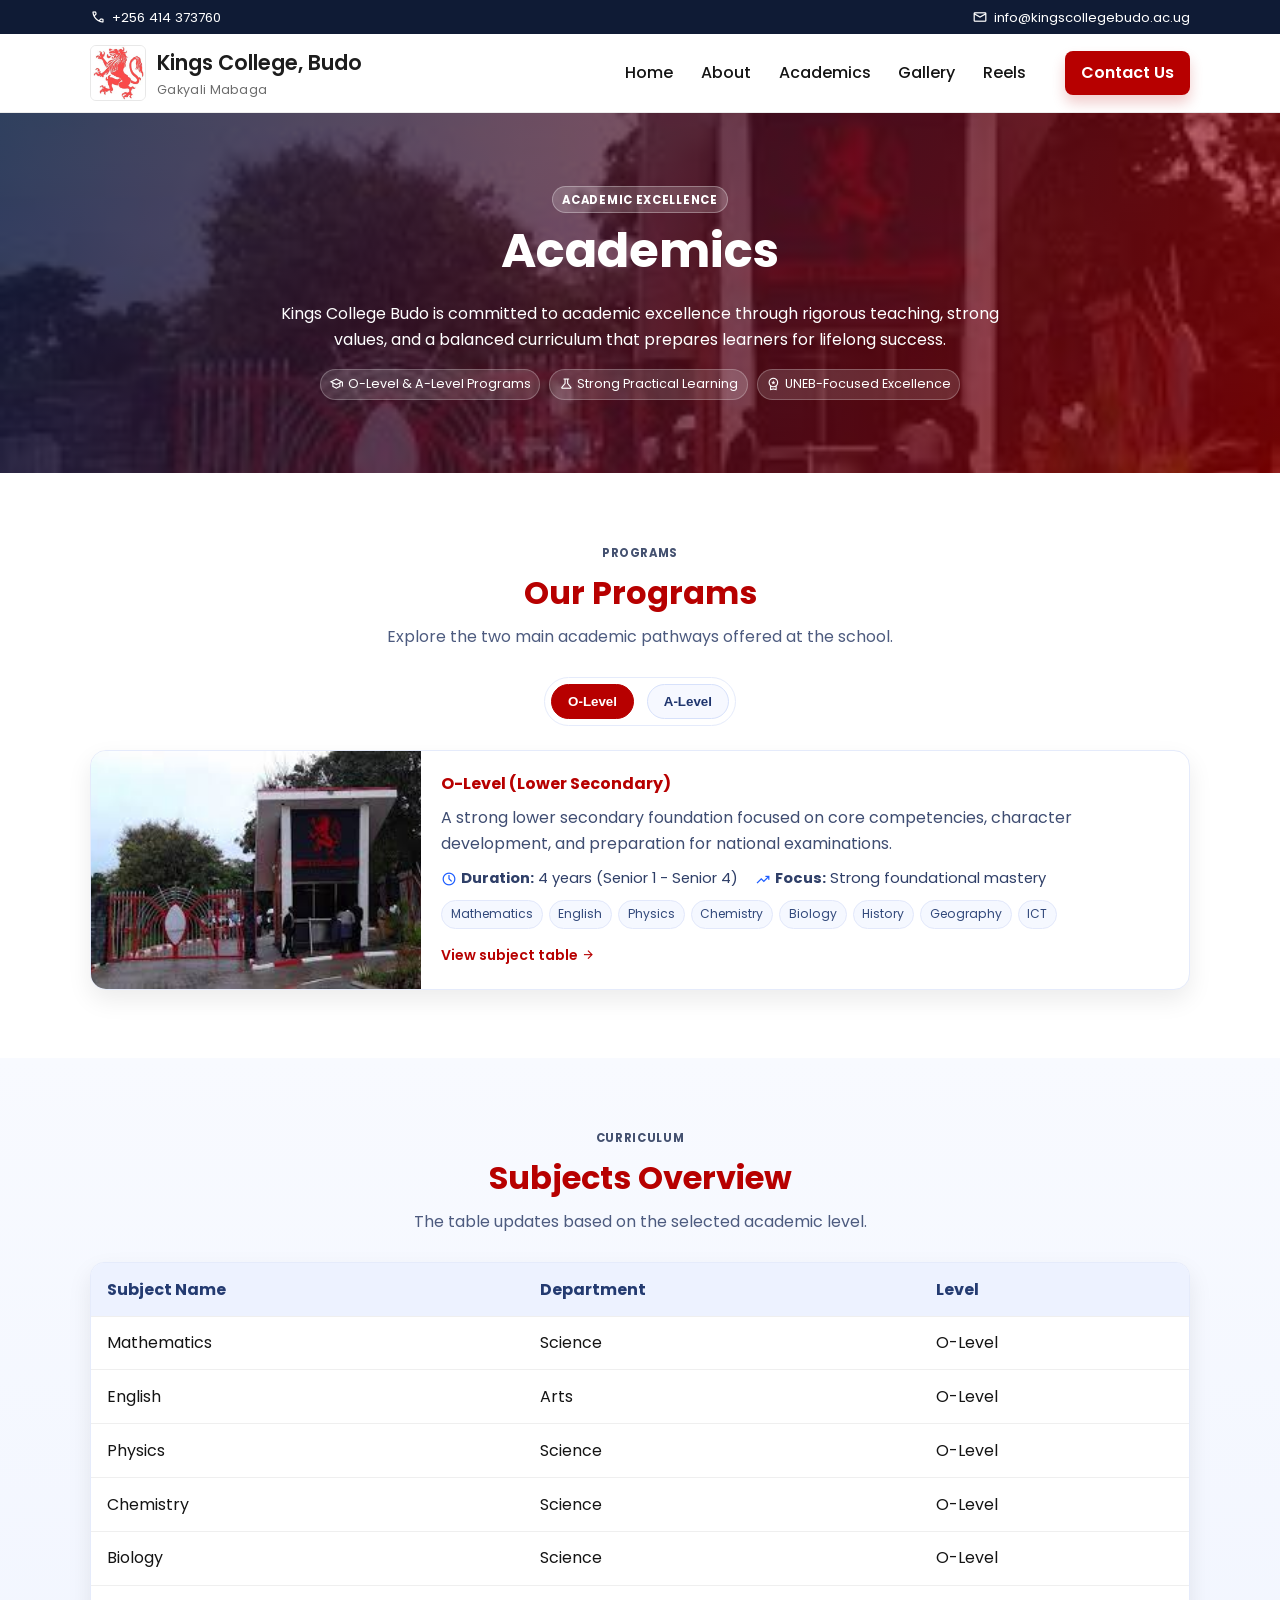
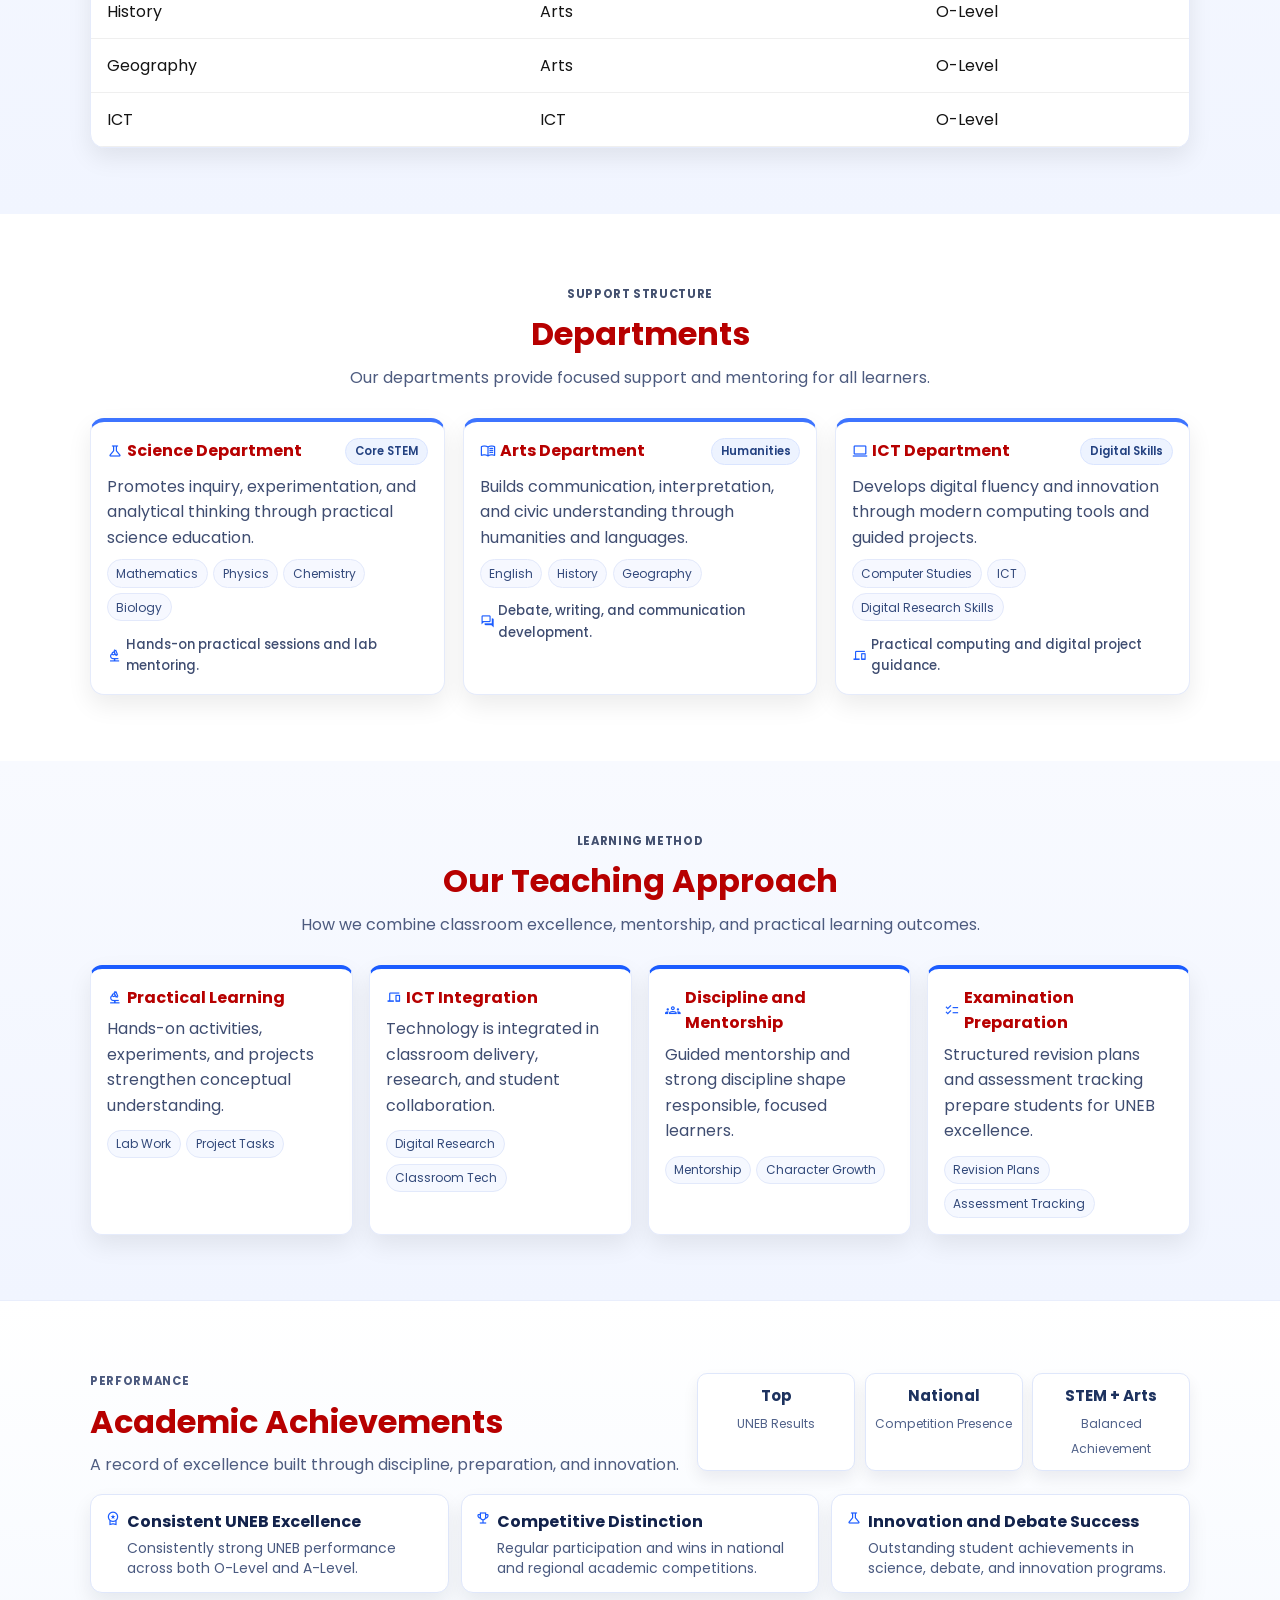
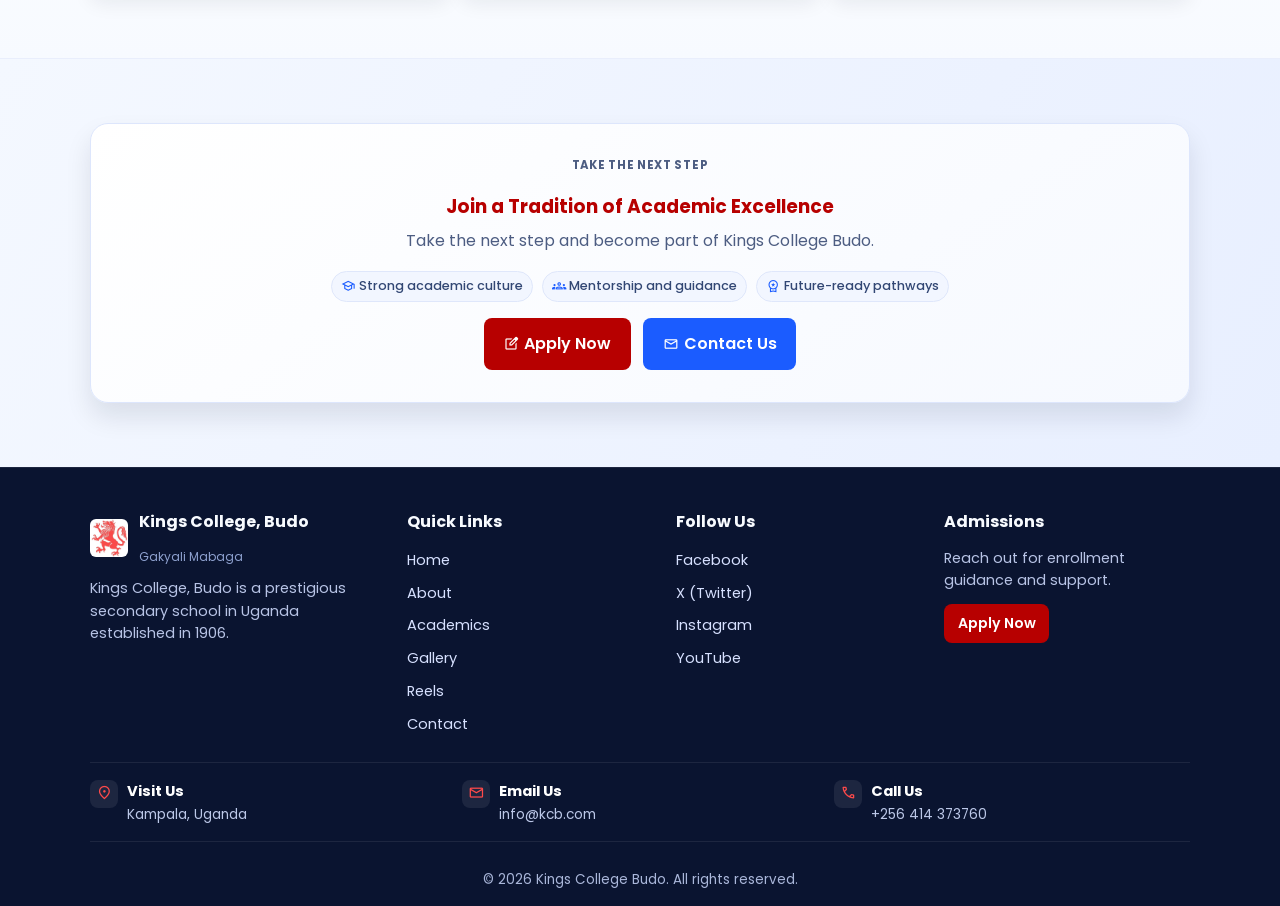
<file: academics.html>
<!DOCTYPE html>
<html lang="en">
<head>
  <meta charset="UTF-8">
  <meta name="viewport" content="width=device-width, initial-scale=1.0">
  <meta name="description" content="Academics page for Kings College Budo showcasing programs, departments, and academic excellence.">
  <title>Academics | Kings College Budo</title>
  <link rel="preconnect" href="https://fonts.googleapis.com">
  <link rel="preconnect" href="https://fonts.gstatic.com" crossorigin>
  <link href="https://fonts.googleapis.com/css2?family=Poppins:wght@300;400;500;600;700&display=swap" rel="stylesheet">
  <link href="https://fonts.googleapis.com/css2?family=Material+Symbols+Outlined" rel="stylesheet">
  <link rel="stylesheet" href="css/style.css">
  <link rel="stylesheet" href="css/academics.css">
</head>
<body>
  <!-- Header section with top info strip and navigation -->
  <header class="site-header">
    <div class="header-topbar">
      <div class="container topbar-inner">
        <p class="topbar-item"><span class="material-symbols-outlined" aria-hidden="true">call</span>+256 414 373760</p>
        <p class="topbar-item"><span class="material-symbols-outlined" aria-hidden="true">mail</span>info@kingscollegebudo.ac.ug</p>
      </div>
    </div>

    <nav class="site-nav" aria-label="Main navigation">
      <div class="container nav-inner">
        <a href="home.html" class="brand-wrapper" aria-label="Kings College Budo home page">
          <img src="images/logo.jpg" alt="Kings College Budo logo" class="school-logo">
          <div class="brand-text">
            <h1>Kings College, Budo</h1>
            <p class="motto">Gakyali Mabaga</p>
          </div>
        </a>

        <button class="menu-toggle" id="menuToggle" aria-label="Toggle menu" aria-expanded="false" aria-controls="navLinks">
          <span></span><span></span><span></span>
        </button>

        <ul class="nav-links" id="navLinks">
          <li><a href="home.html">Home</a></li>
          <li><a href="about.html">About</a></li>
          <li><a href="academics.html" aria-current="page">Academics</a></li>
          <li><a href="gallery.html">Gallery</a></li>
          <li><a href="reels.html">Reels</a></li>
        </ul>

        <a href="contact.html" class="header-cta">Contact Us</a>
      </div>
    </nav>
  </header>

  <main>
    <!-- Page heading / intro -->
    <section class="academics-hero">
      <div class="academics-hero-overlay"></div>
      <div class="container academics-hero-content">
        <p class="academics-hero-tag">Academic Excellence</p>
        <h2>Academics</h2>
        <p>
          Kings College Budo is committed to academic excellence through rigorous teaching,
          strong values, and a balanced curriculum that prepares learners for lifelong success.
        </p>
        <div class="academics-hero-highlights">
          <p><span class="material-symbols-outlined" aria-hidden="true">school</span>O-Level & A-Level Programs</p>
          <p><span class="material-symbols-outlined" aria-hidden="true">science</span>Strong Practical Learning</p>
          <p><span class="material-symbols-outlined" aria-hidden="true">workspace_premium</span>UNEB-Focused Excellence</p>
        </div>
      </div>
    </section>

    <!-- Programs section with interactive tabs -->
    <section class="section-block">
      <div class="container">
        <div class="section-title-wrap">
          <p class="section-kicker">Programs</p>
          <h3>Our Programs</h3>
          <p>Explore the two main academic pathways offered at the school.</p>
        </div>

        <div class="program-tabs" role="tablist" aria-label="Academic levels">
          <button class="tab-btn active" data-level="olevel" role="tab" aria-selected="true">O-Level</button>
          <button class="tab-btn" data-level="alevel" role="tab" aria-selected="false">A-Level</button>
        </div>

        <div class="program-grid">
          <article class="program-card level-panel active" id="olevel-panel" data-level="olevel">
            <img src="images/img1.jpg" alt="O-Level students in class" class="program-image">
            <div class="program-card-body">
              <h4>O-Level (Lower Secondary)</h4>
              <p class="program-summary">
                A strong lower secondary foundation focused on core competencies, character development,
                and preparation for national examinations.
              </p>
              <div class="program-meta">
                <p><span class="material-symbols-outlined" aria-hidden="true">schedule</span><strong>Duration:</strong> 4 years (Senior 1 - Senior 4)</p>
                <p><span class="material-symbols-outlined" aria-hidden="true">trending_up</span><strong>Focus:</strong> Strong foundational mastery</p>
              </div>
              <div class="program-subjects">
                <span>Mathematics</span><span>English</span><span>Physics</span><span>Chemistry</span>
                <span>Biology</span><span>History</span><span>Geography</span><span>ICT</span>
              </div>
              <div class="program-actions">
                <a href="#subjects-overview" class="program-link">View subject table <span class="material-symbols-outlined" aria-hidden="true">arrow_forward</span></a>
              </div>
            </div>
          </article>

          <article class="program-card level-panel" id="alevel-panel" data-level="alevel">
            <img src="images/img3.jpg" alt="A-Level laboratory practical session" class="program-image">
            <div class="program-card-body">
              <h4>A-Level (Upper Secondary)</h4>
              <p class="program-summary">
                A specialized upper secondary curriculum that deepens subject mastery, critical thinking,
                and university/career readiness.
              </p>
              <div class="program-meta">
                <p><span class="material-symbols-outlined" aria-hidden="true">schedule</span><strong>Duration:</strong> 2 years (Senior 5 - Senior 6)</p>
                <p><span class="material-symbols-outlined" aria-hidden="true">school</span><strong>Focus:</strong> University and career readiness</p>
              </div>
              <div class="program-subjects">
                <span>Mathematics</span><span>Physics</span><span>Chemistry</span><span>Biology</span>
                <span>History</span><span>Geography</span><span>ICT</span><span>Economics</span>
              </div>
              <div class="program-actions">
                <a href="#subjects-overview" class="program-link">View subject table <span class="material-symbols-outlined" aria-hidden="true">arrow_forward</span></a>
              </div>
            </div>
          </article>
        </div>
      </div>
    </section>

    <!-- Subjects table section -->
    <section class="section-block section-muted" id="subjects-overview">
      <div class="container">
        <div class="section-title-wrap">
          <p class="section-kicker">Curriculum</p>
          <h3>Subjects Overview</h3>
          <p>The table updates based on the selected academic level.</p>
        </div>
        <div class="table-wrap">
          <table class="subjects-table">
            <thead>
              <tr>
                <th>Subject Name</th>
                <th>Department</th>
                <th>Level</th>
              </tr>
            </thead>
            <tbody>
              <tr data-level="olevel"><td>Mathematics</td><td>Science</td><td>O-Level</td></tr>
              <tr data-level="olevel"><td>English</td><td>Arts</td><td>O-Level</td></tr>
              <tr data-level="olevel"><td>Physics</td><td>Science</td><td>O-Level</td></tr>
              <tr data-level="olevel"><td>Chemistry</td><td>Science</td><td>O-Level</td></tr>
              <tr data-level="olevel"><td>Biology</td><td>Science</td><td>O-Level</td></tr>
              <tr data-level="olevel"><td>History</td><td>Arts</td><td>O-Level</td></tr>
              <tr data-level="olevel"><td>Geography</td><td>Arts</td><td>O-Level</td></tr>
              <tr data-level="olevel"><td>ICT</td><td>ICT</td><td>O-Level</td></tr>

              <tr data-level="alevel"><td>Mathematics</td><td>Science</td><td>A-Level</td></tr>
              <tr data-level="alevel"><td>Physics</td><td>Science</td><td>A-Level</td></tr>
              <tr data-level="alevel"><td>Chemistry</td><td>Science</td><td>A-Level</td></tr>
              <tr data-level="alevel"><td>Biology</td><td>Science</td><td>A-Level</td></tr>
              <tr data-level="alevel"><td>History</td><td>Arts</td><td>A-Level</td></tr>
              <tr data-level="alevel"><td>Geography</td><td>Arts</td><td>A-Level</td></tr>
              <tr data-level="alevel"><td>ICT</td><td>ICT</td><td>A-Level</td></tr>
              <tr data-level="alevel"><td>English</td><td>Arts</td><td>A-Level</td></tr>
            </tbody>
          </table>
        </div>
      </div>
    </section>

    <!-- Departments section -->
    <section class="section-block">
      <div class="container">
        <div class="section-title-wrap">
          <p class="section-kicker">Support Structure</p>
          <h3>Departments</h3>
          <p>Our departments provide focused support and mentoring for all learners.</p>
        </div>
        <div class="departments-grid">
          <article class="department-card">
            <div class="department-head">
              <h4><span class="material-symbols-outlined" aria-hidden="true">science</span>Science Department</h4>
              <p class="department-badge">Core STEM</p>
            </div>
            <p>Promotes inquiry, experimentation, and analytical thinking through practical science education.</p>
            <div class="department-subjects">
              <span>Mathematics</span>
              <span>Physics</span>
              <span>Chemistry</span>
              <span>Biology</span>
            </div>
            <p class="department-note"><span class="material-symbols-outlined" aria-hidden="true">biotech</span>Hands-on practical sessions and lab mentoring.</p>
          </article>
          <article class="department-card">
            <div class="department-head">
              <h4><span class="material-symbols-outlined" aria-hidden="true">menu_book</span>Arts Department</h4>
              <p class="department-badge">Humanities</p>
            </div>
            <p>Builds communication, interpretation, and civic understanding through humanities and languages.</p>
            <div class="department-subjects">
              <span>English</span>
              <span>History</span>
              <span>Geography</span>
            </div>
            <p class="department-note"><span class="material-symbols-outlined" aria-hidden="true">forum</span>Debate, writing, and communication development.</p>
          </article>
          <article class="department-card">
            <div class="department-head">
              <h4><span class="material-symbols-outlined" aria-hidden="true">computer</span>ICT Department</h4>
              <p class="department-badge">Digital Skills</p>
            </div>
            <p>Develops digital fluency and innovation through modern computing tools and guided projects.</p>
            <div class="department-subjects">
              <span>Computer Studies</span>
              <span>ICT</span>
              <span>Digital Research Skills</span>
            </div>
            <p class="department-note"><span class="material-symbols-outlined" aria-hidden="true">devices</span>Practical computing and digital project guidance.</p>
          </article>
        </div>
      </div>
    </section>

    <!-- Teaching approach section -->
    <section class="section-block section-muted">
      <div class="container">
        <div class="section-title-wrap">
          <p class="section-kicker">Learning Method</p>
          <h3>Our Teaching Approach</h3>
          <p>How we combine classroom excellence, mentorship, and practical learning outcomes.</p>
        </div>
        <div class="approach-grid">
          <article>
            <h4><span class="material-symbols-outlined" aria-hidden="true">biotech</span>Practical Learning</h4>
            <p>Hands-on activities, experiments, and projects strengthen conceptual understanding.</p>
            <div class="approach-tags"><span>Lab Work</span><span>Project Tasks</span></div>
          </article>
          <article>
            <h4><span class="material-symbols-outlined" aria-hidden="true">devices</span>ICT Integration</h4>
            <p>Technology is integrated in classroom delivery, research, and student collaboration.</p>
            <div class="approach-tags"><span>Digital Research</span><span>Classroom Tech</span></div>
          </article>
          <article>
            <h4><span class="material-symbols-outlined" aria-hidden="true">groups</span>Discipline and Mentorship</h4>
            <p>Guided mentorship and strong discipline shape responsible, focused learners.</p>
            <div class="approach-tags"><span>Mentorship</span><span>Character Growth</span></div>
          </article>
          <article>
            <h4><span class="material-symbols-outlined" aria-hidden="true">checklist</span>Examination Preparation</h4>
            <p>Structured revision plans and assessment tracking prepare students for UNEB excellence.</p>
            <div class="approach-tags"><span>Revision Plans</span><span>Assessment Tracking</span></div>
          </article>
        </div>
      </div>
    </section>

    <!-- Achievements section -->
    <section class="section-block achievements">
      <div class="container">
        <div class="achievements-header">
          <div class="section-title-wrap achievements-heading">
            <p class="section-kicker">Performance</p>
            <h3>Academic Achievements</h3>
            <p>A record of excellence built through discipline, preparation, and innovation.</p>
          </div>
          <div class="achievements-stats">
            <article>
              <strong>Top</strong>
              <span>UNEB Results</span>
            </article>
            <article>
              <strong>National</strong>
              <span>Competition Presence</span>
            </article>
            <article>
              <strong>STEM + Arts</strong>
              <span>Balanced Achievement</span>
            </article>
          </div>
        </div>
        <div class="achievements-grid">
          <article class="achievement-card">
            <span class="material-symbols-outlined" aria-hidden="true">workspace_premium</span>
            <div>
              <h4>Consistent UNEB Excellence</h4>
              <p>Consistently strong UNEB performance across both O-Level and A-Level.</p>
            </div>
          </article>
          <article class="achievement-card">
            <span class="material-symbols-outlined" aria-hidden="true">emoji_events</span>
            <div>
              <h4>Competitive Distinction</h4>
              <p>Regular participation and wins in national and regional academic competitions.</p>
            </div>
          </article>
          <article class="achievement-card">
            <span class="material-symbols-outlined" aria-hidden="true">science</span>
            <div>
              <h4>Innovation and Debate Success</h4>
              <p>Outstanding student achievements in science, debate, and innovation programs.</p>
            </div>
          </article>
        </div>
      </div>
    </section>

    <!-- Call to action section -->
    <section class="academics-cta">
      <div class="container academics-cta-content">
        <p class="academics-cta-tag">Take the Next Step</p>
        <h3>Join a Tradition of Academic Excellence</h3>
        <p>Take the next step and become part of Kings College Budo.</p>
        <div class="academics-cta-points">
          <p><span class="material-symbols-outlined" aria-hidden="true">school</span>Strong academic culture</p>
          <p><span class="material-symbols-outlined" aria-hidden="true">groups</span>Mentorship and guidance</p>
          <p><span class="material-symbols-outlined" aria-hidden="true">workspace_premium</span>Future-ready pathways</p>
        </div>
        <div class="hero-buttons">
          <a href="contact.html" class="btn btn-primary"><span class="material-symbols-outlined" aria-hidden="true">edit_square</span>Apply Now</a>
          <a href="contact.html" class="btn btn-secondary"><span class="material-symbols-outlined" aria-hidden="true">mail</span>Contact Us</a>
        </div>
      </div>
    </section>
  </main>

  <!-- Footer section -->
  <footer class="site-footer">
    <div class="container footer-top">
      <div class="footer-col footer-brand">
        <div class="footer-logo-row">
          <img src="images/logo.jpg" alt="Kings College Budo logo" class="footer-logo">
          <div>
            <h4>Kings College, Budo</h4>
            <p class="footer-motto">Gakyali Mabaga</p>
          </div>
        </div>
        <p class="footer-description">
          Kings College, Budo is a prestigious secondary school in Uganda established in 1906.
        </p>
      </div>

      <div class="footer-col">
        <h4>Quick Links</h4>
        <ul class="footer-links">
          <li><a href="home.html">Home</a></li>
          <li><a href="about.html">About</a></li>
          <li><a href="academics.html">Academics</a></li>
          <li><a href="gallery.html">Gallery</a></li>
          <li><a href="reels.html">Reels</a></li>
          <li><a href="contact.html">Contact</a></li>
        </ul>
      </div>

      <div class="footer-col">
        <h4>Follow Us</h4>
        <ul class="footer-links">
          <li><a href="#">Facebook</a></li>
          <li><a href="#">X (Twitter)</a></li>
          <li><a href="#">Instagram</a></li>
          <li><a href="#">YouTube</a></li>
        </ul>
      </div>

      <div class="footer-col">
        <h4>Admissions</h4>
        <p class="footer-description">Reach out for enrollment guidance and support.</p>
        <a href="contact.html" class="footer-mini-cta">Apply Now</a>
      </div>
    </div>

    <div class="container footer-contact-strip">
      <div class="footer-contact-card">
        <span class="material-symbols-outlined" aria-hidden="true">location_on</span>
        <div>
          <h5>Visit Us</h5>
          <p>Kampala, Uganda</p>
        </div>
      </div>
      <div class="footer-contact-card">
        <span class="material-symbols-outlined" aria-hidden="true">mail</span>
        <div>
          <h5>Email Us</h5>
          <p>info@kcb.com</p>
        </div>
      </div>
      <div class="footer-contact-card">
        <span class="material-symbols-outlined" aria-hidden="true">call</span>
        <div>
          <h5>Call Us</h5>
          <p>+256 414 373760</p>
        </div>
      </div>
    </div>
    <p class="copyright">&copy; 2026 Kings College Budo. All rights reserved.</p>
  </footer>

  <script src="js/style.js"></script>
  <script src="js/academics.js"></script>
</body>
</html>
</file>
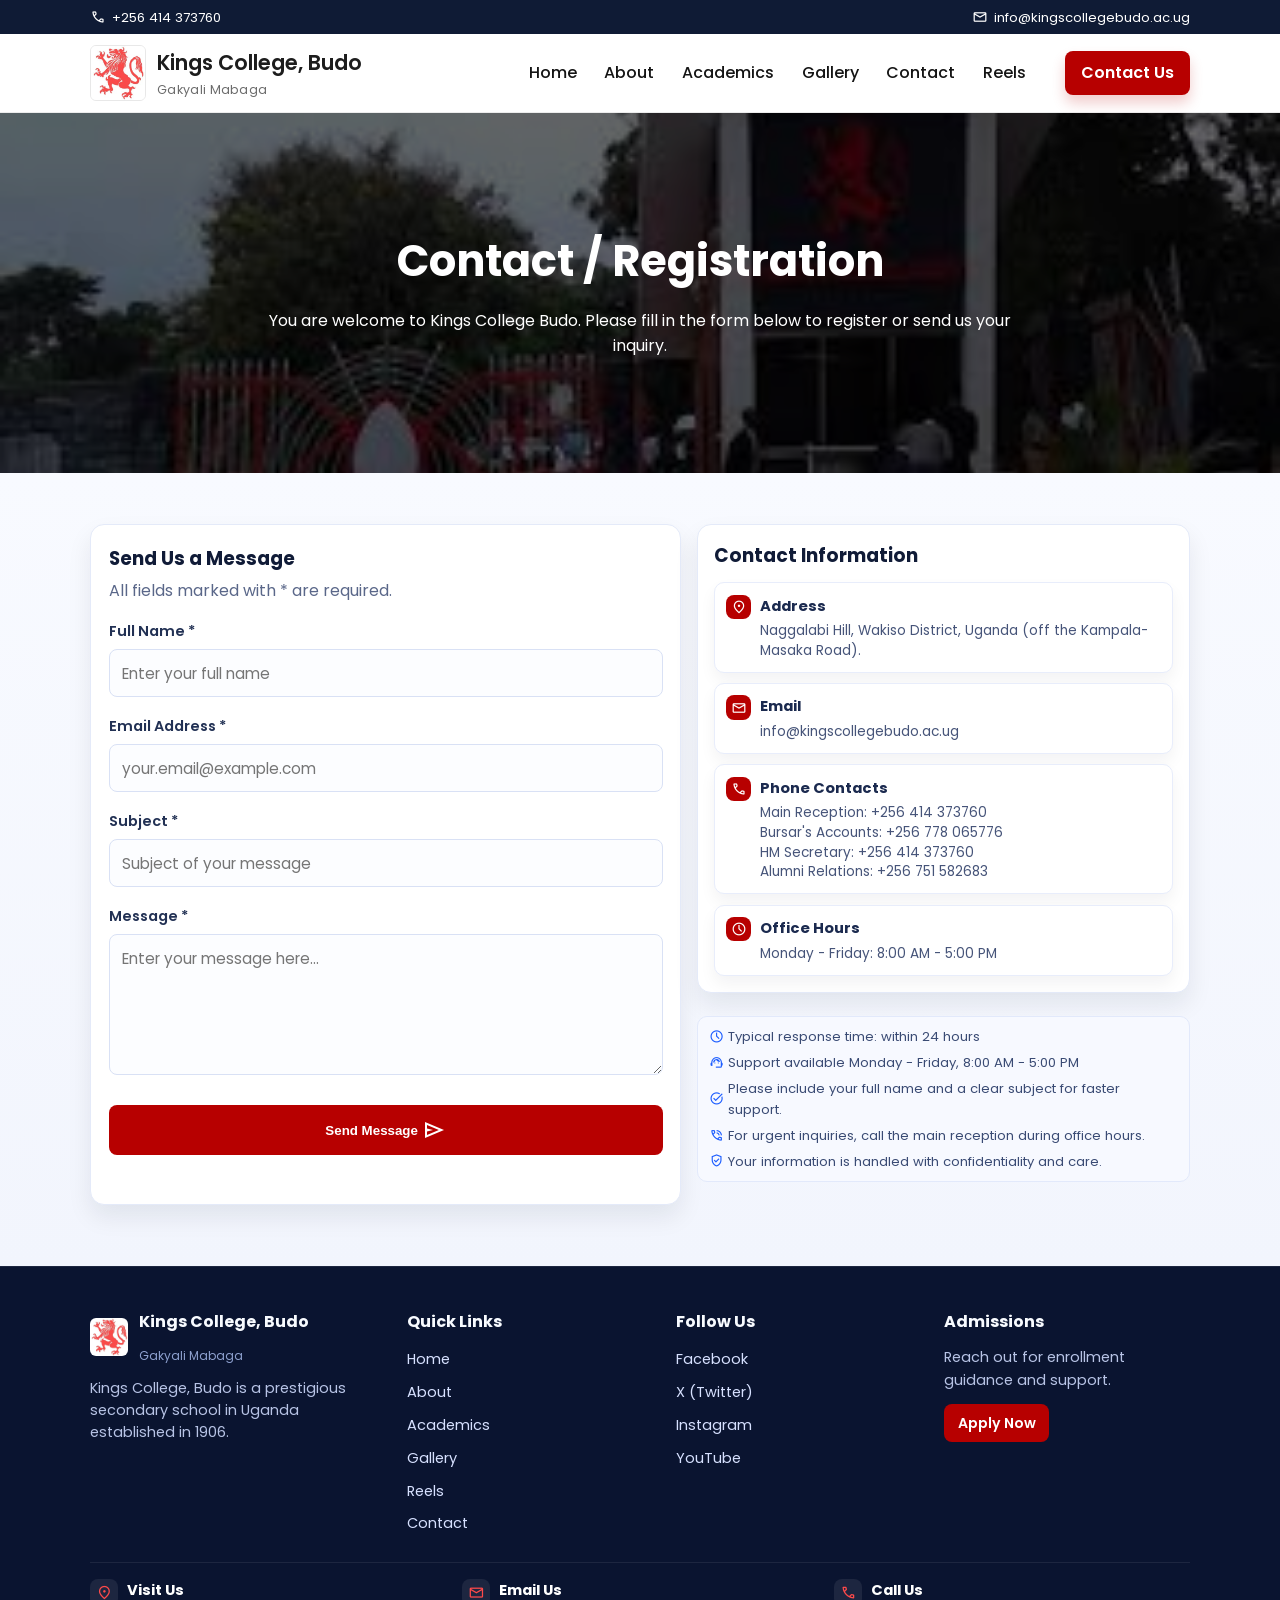
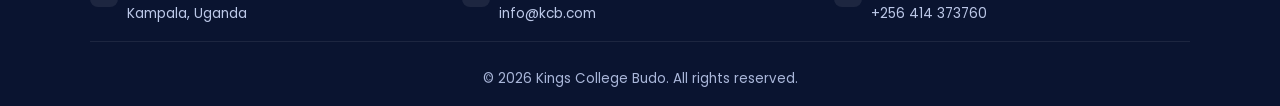
<file: contact.html>
<!DOCTYPE html>
<html lang="en">
<head>
  <meta charset="UTF-8">
  <meta name="viewport" content="width=device-width, initial-scale=1.0">
  <meta name="description" content="Contact and registration page for Kings College Budo.">
  <title>Contact / Registration | Kings College Budo</title>
  <link rel="preconnect" href="https://fonts.googleapis.com">
  <link rel="preconnect" href="https://fonts.gstatic.com" crossorigin>
  <link href="https://fonts.googleapis.com/css2?family=Poppins:wght@300;400;500;600;700&display=swap" rel="stylesheet">
  <link href="https://fonts.googleapis.com/css2?family=Material+Symbols+Outlined" rel="stylesheet">
  <link rel="stylesheet" href="css/style.css">
</head>
<body>
  <!-- Header section with top info strip and navigation -->
  <header class="site-header">
    <div class="header-topbar">
      <div class="container topbar-inner">
        <p class="topbar-item"><span class="material-symbols-outlined" aria-hidden="true">call</span>+256 414 373760</p>
        <p class="topbar-item"><span class="material-symbols-outlined" aria-hidden="true">mail</span>info@kingscollegebudo.ac.ug</p>
      </div>
    </div>

    <nav class="site-nav" aria-label="Main navigation">
      <div class="container nav-inner">
        <a href="home.html" class="brand-wrapper" aria-label="Kings College Budo home page">
          <img src="images/logo.jpg" alt="Kings College Budo logo" class="school-logo">
          <div class="brand-text">
            <h1>Kings College, Budo</h1>
            <p class="motto">Gakyali Mabaga</p>
          </div>
        </a>

        <button class="menu-toggle" id="menuToggle" aria-label="Toggle menu" aria-expanded="false" aria-controls="navLinks">
          <span></span><span></span><span></span>
        </button>

        <ul class="nav-links" id="navLinks">
          <li><a href="home.html">Home</a></li>
          <li><a href="about.html">About</a></li>
          <li><a href="academics.html">Academics</a></li>
          <li><a href="gallery.html">Gallery</a></li>
          <li><a href="contact.html" aria-current="page">Contact</a></li>
          <li><a href="reels.html">Reels</a></li>
        </ul>

        <a href="contact.html" class="header-cta">Contact Us</a>
      </div>
    </nav>
  </header>

  <main>
    <!-- Page header section -->
    <section class="contact-hero reveal-on-scroll">
      <div class="contact-hero-overlay"></div>
      <div class="container contact-hero-content">
        <h2>Contact / Registration</h2>
        <p>
          You are welcome to Kings College Budo. Please fill in the form below
          to register or send us your inquiry.
        </p>
      </div>
    </section>

    <!-- Registration form section -->
    <section class="contact-section reveal-on-scroll">
      <div class="container contact-layout">
        <div class="form-card">
          <h3>Send Us a Message</h3>
          <p class="form-intro">All fields marked with * are required.</p>

          <form id="registrationForm" novalidate>
            <div class="form-group">
              <label for="fullName">Full Name *</label>
              <input type="text" id="fullName" name="fullName" placeholder="Enter your full name">
              <small class="error-text" id="fullNameError"></small>
            </div>

            <div class="form-group">
              <label for="email">Email Address *</label>
              <input type="email" id="email" name="email" placeholder="your.email@example.com">
              <small class="error-text" id="emailError"></small>
            </div>

            <div class="form-group">
              <label for="subject">Subject *</label>
              <input type="text" id="subject" name="subject" placeholder="Subject of your message">
              <small class="error-text" id="subjectError"></small>
            </div>

            <div class="form-group">
              <label for="message">Message *</label>
              <textarea id="message" name="message" rows="5" placeholder="Enter your message here..."></textarea>
              <small class="error-text" id="messageError"></small>
            </div>

            <button type="submit" class="btn btn-primary submit-btn">
              Send Message
              <span class="material-symbols-outlined" aria-hidden="true">send</span>
            </button>
            <p class="success-text" id="successMessage"></p>
          </form>
        </div>

        <div class="contact-right-col">
          <aside class="contact-info-panel" aria-label="Contact information">
            <h3>Contact Information</h3>

            <article class="contact-info-card">
              <span class="material-symbols-outlined" aria-hidden="true">location_on</span>
              <div>
                <h4>Address</h4>
                <p>Naggalabi Hill, Wakiso District, Uganda (off the Kampala-Masaka Road).</p>
              </div>
            </article>

            <article class="contact-info-card">
              <span class="material-symbols-outlined" aria-hidden="true">mail</span>
              <div>
                <h4>Email</h4>
                <p>info@kingscollegebudo.ac.ug</p>
              </div>
            </article>

            <article class="contact-info-card">
              <span class="material-symbols-outlined" aria-hidden="true">call</span>
              <div>
                <h4>Phone Contacts</h4>
                <p>Main Reception: +256 414 373760</p>
                <p>Bursar's Accounts: +256 778 065776</p>
                <p>HM Secretary: +256 414 373760</p>
                <p>Alumni Relations: +256 751 582683</p>
              </div>
            </article>

            <article class="contact-info-card">
              <span class="material-symbols-outlined" aria-hidden="true">schedule</span>
              <div>
                <h4>Office Hours</h4>
                <p>Monday - Friday: 8:00 AM - 5:00 PM</p>
              </div>
            </article>
          </aside>

          <div class="form-support-note" aria-label="Support details">
            <p><span class="material-symbols-outlined" aria-hidden="true">schedule</span>Typical response time: within 24 hours</p>
            <p><span class="material-symbols-outlined" aria-hidden="true">support_agent</span>Support available Monday - Friday, 8:00 AM - 5:00 PM</p>
            <p><span class="material-symbols-outlined" aria-hidden="true">task_alt</span>Please include your full name and a clear subject for faster support.</p>
            <p><span class="material-symbols-outlined" aria-hidden="true">phone_in_talk</span>For urgent inquiries, call the main reception during office hours.</p>
            <p><span class="material-symbols-outlined" aria-hidden="true">verified_user</span>Your information is handled with confidentiality and care.</p>
          </div>
        </div>
      </div>
      </section>
  </main>

  <!-- Footer section -->
  <footer class="site-footer">
    <div class="container footer-top">
      <div class="footer-col footer-brand">
        <div class="footer-logo-row">
          <img src="images/logo.jpg" alt="Kings College Budo logo" class="footer-logo">
          <div>
            <h4>Kings College, Budo</h4>
            <p class="footer-motto">Gakyali Mabaga</p>
          </div>
        </div>
        <p class="footer-description">
          Kings College, Budo is a prestigious secondary school in Uganda established in 1906.
        </p>
      </div>

      <div class="footer-col">
        <h4>Quick Links</h4>
        <ul class="footer-links">
          <li><a href="home.html">Home</a></li>
          <li><a href="about.html">About</a></li>
          <li><a href="academics.html">Academics</a></li>
          <li><a href="gallery.html">Gallery</a></li>
          <li><a href="reels.html">Reels</a></li>
          <li><a href="contact.html">Contact</a></li>
        </ul>
      </div>

      <div class="footer-col">
        <h4>Follow Us</h4>
        <ul class="footer-links">
          <li><a href="#">Facebook</a></li>
          <li><a href="#">X (Twitter)</a></li>
          <li><a href="#">Instagram</a></li>
          <li><a href="#">YouTube</a></li>
        </ul>
      </div>

      <div class="footer-col">
        <h4>Admissions</h4>
        <p class="footer-description">Reach out for enrollment guidance and support.</p>
        <a href="contact.html" class="footer-mini-cta">Apply Now</a>
      </div>
    </div>

    <div class="container footer-contact-strip">
      <div class="footer-contact-card">
        <span class="material-symbols-outlined" aria-hidden="true">location_on</span>
        <div>
          <h5>Visit Us</h5>
          <p>Kampala, Uganda</p>
        </div>
      </div>
      <div class="footer-contact-card">
        <span class="material-symbols-outlined" aria-hidden="true">mail</span>
        <div>
          <h5>Email Us</h5>
          <p>info@kcb.com</p>
        </div>
      </div>
      <div class="footer-contact-card">
        <span class="material-symbols-outlined" aria-hidden="true">call</span>
        <div>
          <h5>Call Us</h5>
          <p>+256 414 373760</p>
        </div>
      </div>
    </div>
    <p class="copyright">&copy; 2026 Kings College Budo. All rights reserved.</p>
  </footer>

  <script src="js/script.js"></script>
</body>
</html>
</file>
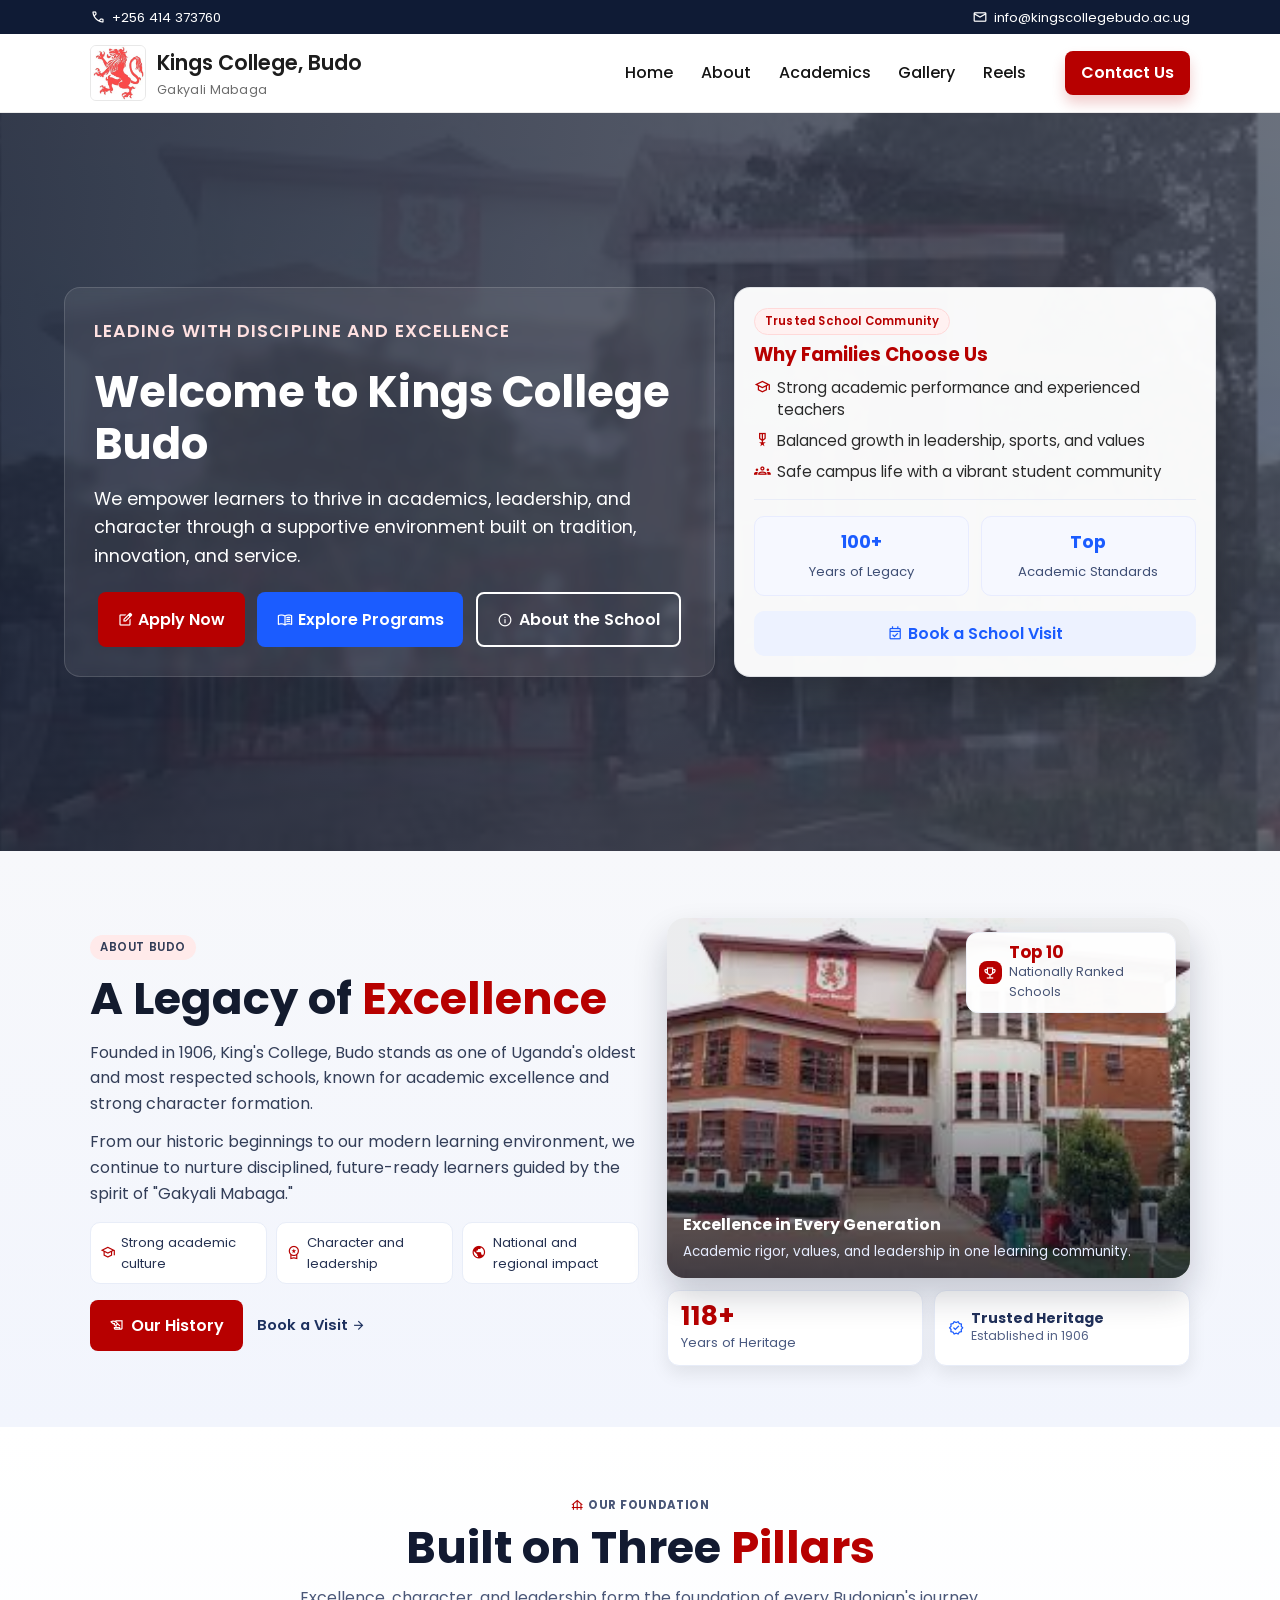
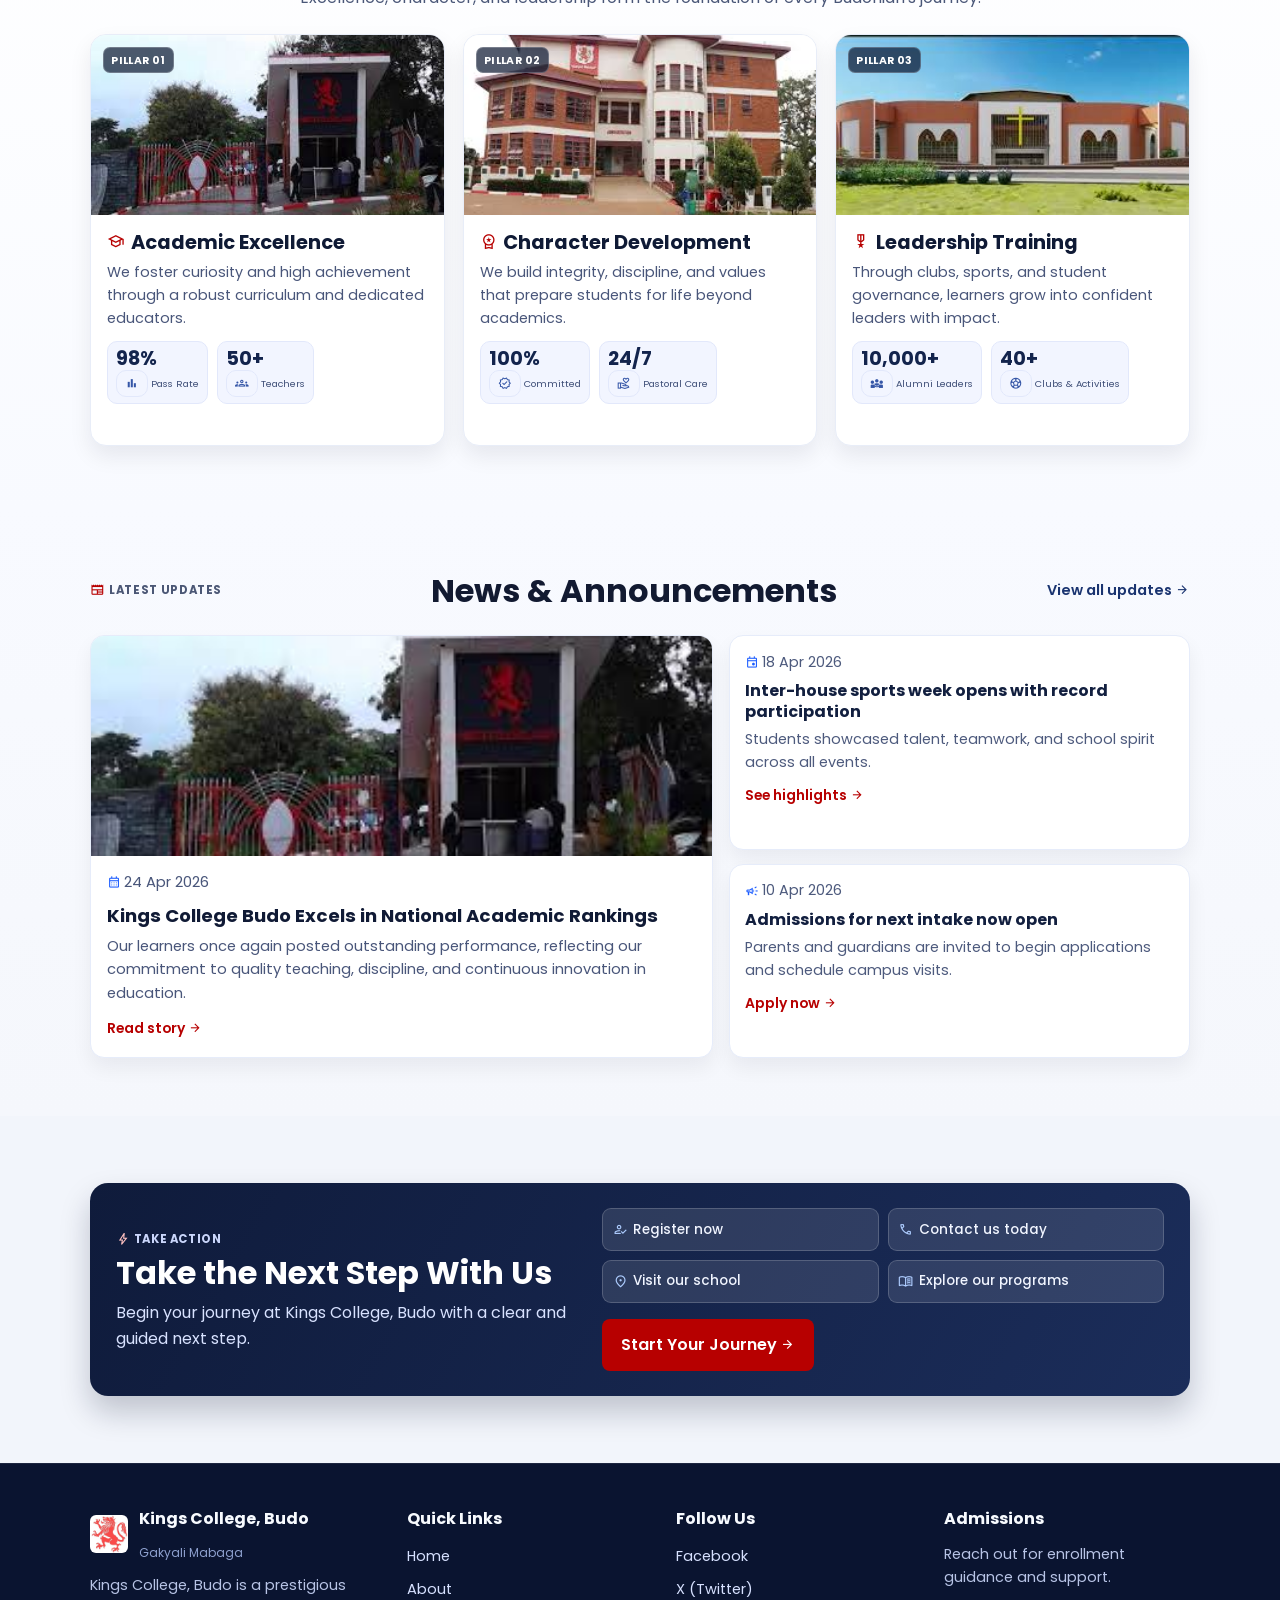
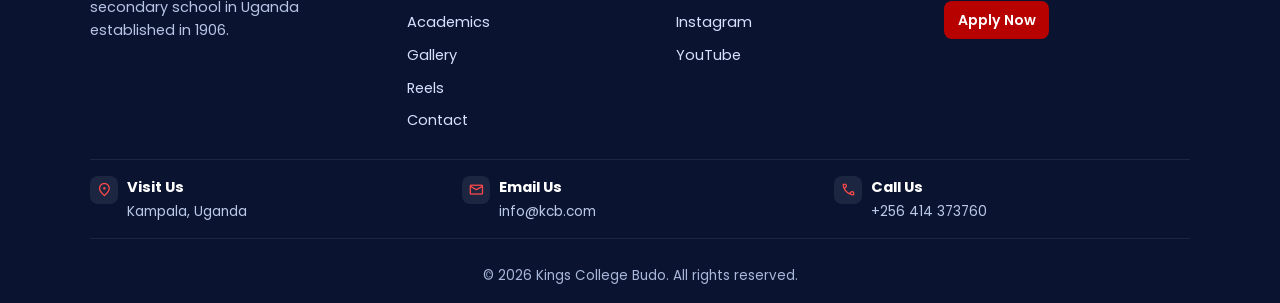
<file: home.html>
<!DOCTYPE html>
<html lang="en">
<head>
  <meta charset="UTF-8">
  <meta name="viewport" content="width=device-width, initial-scale=1.0">
  <meta name="description" content="Kings College Budo official school website home page.">
  <title>Kings College Budo | Home</title>
  <link rel="preconnect" href="https://fonts.googleapis.com">
  <link rel="preconnect" href="https://fonts.gstatic.com" crossorigin>
  <link href="https://fonts.googleapis.com/css2?family=Poppins:wght@300;400;500;600;700&display=swap" rel="stylesheet">
  <link href="https://fonts.googleapis.com/css2?family=Material+Symbols+Outlined" rel="stylesheet">
  <link rel="stylesheet" href="css/style.css">
</head>
<body>
  <!-- Header section with top info strip and navigation -->
  <header class="site-header">
    <div class="header-topbar">
      <div class="container topbar-inner">
        <p class="topbar-item"><span class="material-symbols-outlined" aria-hidden="true">call</span>+256 414 373760</p>
        <p class="topbar-item"><span class="material-symbols-outlined" aria-hidden="true">mail</span>info@kingscollegebudo.ac.ug</p>
      </div>
    </div>

    <nav class="site-nav" aria-label="Main navigation">
      <div class="container nav-inner">
        <a href="home.html" class="brand-wrapper" aria-label="Kings College Budo home page">
          <img src="images/logo.jpg" alt="Kings College Budo logo" class="school-logo">
          <div class="brand-text">
            <h1>Kings College, Budo</h1>
            <p class="motto">Gakyali Mabaga</p>
          </div>
        </a>

        <button class="menu-toggle" id="menuToggle" aria-label="Toggle menu" aria-expanded="false" aria-controls="navLinks">
          <span></span><span></span><span></span>
        </button>

        <ul class="nav-links" id="navLinks">
          <li><a href="home.html">Home</a></li>
          <li><a href="about.html">About</a></li>
          <li><a href="academics.html">Academics</a></li>
          <li><a href="gallery.html">Gallery</a></li>
          <li><a href="reels.html">Reels</a></li>
        </ul>

        <a href="contact.html" class="header-cta">Contact Us</a>
      </div>
    </nav>
  </header>

  <main>
    <!-- Hero section with moving background effect -->
    <section class="hero" id="hero">
      <div class="moving-bg" aria-hidden="true">
        <div class="bg-track track-a"></div>
        <div class="bg-track track-b"></div>
      </div>
      <div class="overlay"></div>

      <div class="container hero-layout">
        <div class="hero-content">
          <p class="hero-kicker">Leading with Discipline and Excellence</p>
          <h2>Welcome to Kings College Budo</h2>
          <p>
            We empower learners to thrive in academics, leadership, and character through a
            supportive environment built on tradition, innovation, and service.
          </p>
          <div class="hero-buttons">
            <a href="contact.html" class="btn btn-primary"><span class="material-symbols-outlined" aria-hidden="true">edit_square</span>Apply Now</a>
            <a href="academics.html" class="btn btn-secondary"><span class="material-symbols-outlined" aria-hidden="true">menu_book</span>Explore Programs</a>
            <a href="about.html" class="btn btn-outline"><span class="material-symbols-outlined" aria-hidden="true">info</span>About the School</a>
          </div>
        </div>

        <aside class="hero-panel" aria-label="School highlights">
          <p class="hero-panel-tag">Trusted School Community</p>
          <h3>Why Families Choose Us</h3>
          <ul class="hero-points">
            <li><span class="material-symbols-outlined" aria-hidden="true">school</span>Strong academic performance and experienced teachers</li>
            <li><span class="material-symbols-outlined" aria-hidden="true">military_tech</span>Balanced growth in leadership, sports, and values</li>
            <li><span class="material-symbols-outlined" aria-hidden="true">groups</span>Safe campus life with a vibrant student community</li>
          </ul>
          <div class="hero-panel-divider" aria-hidden="true"></div>
          <div class="hero-stats">
            <div>
              <strong>100+</strong>
              <span>Years of Legacy</span>
            </div>
            <div>
              <strong>Top</strong>
              <span>Academic Standards</span>
            </div>
          </div>
          <a href="contact.html" class="hero-panel-link">
            <span class="material-symbols-outlined" aria-hidden="true">event_available</span>
            Book a School Visit
          </a>
        </aside>
      </div>
    </section>

    <!-- Legacy highlight section -->
    <section class="legacy-section">
      <div class="container legacy-layout">
        <div class="legacy-content">
          <p class="legacy-tag">About Budo</p>
          <h3>A Legacy of <span>Excellence</span></h3>
          <p>
            Founded in 1906, King's College, Budo stands as one of Uganda's oldest and most
            respected schools, known for academic excellence and strong character formation.
          </p>
          <p>
            From our historic beginnings to our modern learning environment, we continue to
            nurture disciplined, future-ready learners guided by the spirit of "Gakyali Mabaga."
          </p>
          <div class="legacy-highlights" aria-label="School strengths">
            <p><span class="material-symbols-outlined" aria-hidden="true">school</span>Strong academic culture</p>
            <p><span class="material-symbols-outlined" aria-hidden="true">workspace_premium</span>Character and leadership</p>
            <p><span class="material-symbols-outlined" aria-hidden="true">public</span>National and regional impact</p>
          </div>
          <div class="legacy-actions">
            <a href="about.html" class="btn btn-primary legacy-btn">
              <span class="material-symbols-outlined" aria-hidden="true">history_edu</span>
              Our History
            </a>
            <a href="contact.html" class="legacy-link">
              Book a Visit
              <span class="material-symbols-outlined" aria-hidden="true">arrow_forward</span>
            </a>
          </div>
        </div>

        <div class="legacy-media">
          <div class="legacy-image-wrap">
            <img src="images/img2.jpg" alt="Students of Kings College Budo in a classroom" class="legacy-image">
            <div class="legacy-image-overlay"></div>
            <div class="legacy-media-caption">
              <h4>Excellence in Every Generation</h4>
              <p>Academic rigor, values, and leadership in one learning community.</p>
            </div>
            <div class="legacy-card legacy-card-top">
              <span class="material-symbols-outlined" aria-hidden="true">emoji_events</span>
              <div>
                <strong>Top 10</strong>
                <p>Nationally Ranked Schools</p>
              </div>
            </div>
          </div>

          <div class="legacy-metrics">
            <div class="legacy-metric legacy-metric-primary">
              <strong>118+</strong>
              <p>Years of Heritage</p>
            </div>
            <div class="legacy-metric legacy-metric-secondary">
              <span class="material-symbols-outlined" aria-hidden="true">verified</span>
              <div>
                <strong>Trusted Heritage</strong>
                <p>Established in 1906</p>
              </div>
            </div>
          </div>
        </div>
      </div>
    </section>

    <!-- Three pillars section -->
    <section class="pillars-section">
      <div class="container">
        <div class="pillars-heading">
          <p class="pillars-tag"><span class="material-symbols-outlined" aria-hidden="true">foundation</span>Our Foundation</p>
          <h3>Built on Three <span>Pillars</span></h3>
          <p>
            Excellence, character, and leadership form the foundation of every Budonian's
            journey.
          </p>
        </div>

        <div class="pillars-grid">
          <article class="pillar-card">
            <div class="pillar-media">
              <img src="images/img1.jpg" alt="Students in classroom learning session" class="pillar-image">
              <p class="pillar-index">Pillar 01</p>
            </div>
            <div class="pillar-content">
              <h4><span class="material-symbols-outlined pillar-title-icon" aria-hidden="true">school</span>Academic Excellence</h4>
              <p>
                We foster curiosity and high achievement through a robust curriculum and
                dedicated educators.
              </p>
              <div class="pillar-meta">
                <span><strong>98%</strong><small><span class="material-symbols-outlined" aria-hidden="true">bar_chart</span>Pass Rate</small></span>
                <span><strong>50+</strong><small><span class="material-symbols-outlined" aria-hidden="true">groups</span>Teachers</small></span>
              </div>
            </div>
          </article>

          <article class="pillar-card">
            <div class="pillar-media">
              <img src="images/img2.jpg" alt="Palm-lined school campus with students" class="pillar-image">
              <p class="pillar-index">Pillar 02</p>
            </div>
            <div class="pillar-content">
              <h4><span class="material-symbols-outlined pillar-title-icon" aria-hidden="true">workspace_premium</span>Character Development</h4>
              <p>
                We build integrity, discipline, and values that prepare students for life
                beyond academics.
              </p>
              <div class="pillar-meta">
                <span><strong>100%</strong><small><span class="material-symbols-outlined" aria-hidden="true">verified</span>Committed</small></span>
                <span><strong>24/7</strong><small><span class="material-symbols-outlined" aria-hidden="true">volunteer_activism</span>Pastoral Care</small></span>
              </div>
            </div>
          </article>

          <article class="pillar-card">
            <div class="pillar-media">
              <img src="images/img3.jpg" alt="Students participating in co-curricular leadership activity" class="pillar-image">
              <p class="pillar-index">Pillar 03</p>
            </div>
            <div class="pillar-content">
              <h4><span class="material-symbols-outlined pillar-title-icon" aria-hidden="true">military_tech</span>Leadership Training</h4>
              <p>
                Through clubs, sports, and student governance, learners grow into confident
                leaders with impact.
              </p>
              <div class="pillar-meta">
                <span><strong>10,000+</strong><small><span class="material-symbols-outlined" aria-hidden="true">diversity_3</span>Alumni Leaders</small></span>
                <span><strong>40+</strong><small><span class="material-symbols-outlined" aria-hidden="true">sports_soccer</span>Clubs & Activities</small></span>
              </div>
            </div>
          </article>
        </div>
      </div>
    </section>

    <!-- News section -->
    <section class="news-section">
      <div class="container">
        <div class="news-heading">
          <p class="news-tag"><span class="material-symbols-outlined" aria-hidden="true">newspaper</span>Latest Updates</p>
          <h3>News & Announcements</h3>
          <a href="gallery.html" class="news-view-all">View all updates <span class="material-symbols-outlined" aria-hidden="true">arrow_forward</span></a>
        </div>

        <div class="news-layout">
          <article class="news-featured">
            <img src="images/img1.jpg" alt="Students celebrating at a school event" class="news-image">
            <div class="news-content">
              <p class="news-meta"><span class="material-symbols-outlined" aria-hidden="true">calendar_month</span>24 Apr 2026</p>
              <h4>Kings College Budo Excels in National Academic Rankings</h4>
              <p>
                Our learners once again posted outstanding performance, reflecting our commitment
                to quality teaching, discipline, and continuous innovation in education.
              </p>
              <a href="academics.html" class="news-link">Read story <span class="material-symbols-outlined" aria-hidden="true">arrow_forward</span></a>
            </div>
          </article>

          <div class="news-list">
            <article class="news-item">
              <p class="news-meta"><span class="material-symbols-outlined" aria-hidden="true">event</span>18 Apr 2026</p>
              <h5>Inter-house sports week opens with record participation</h5>
              <p>Students showcased talent, teamwork, and school spirit across all events.</p>
              <a href="reels.html" class="news-link">See highlights <span class="material-symbols-outlined" aria-hidden="true">arrow_forward</span></a>
            </article>

            <article class="news-item">
              <p class="news-meta"><span class="material-symbols-outlined" aria-hidden="true">campaign</span>10 Apr 2026</p>
              <h5>Admissions for next intake now open</h5>
              <p>Parents and guardians are invited to begin applications and schedule campus visits.</p>
              <a href="contact.html" class="news-link">Apply now <span class="material-symbols-outlined" aria-hidden="true">arrow_forward</span></a>
            </article>
          </div>
        </div>
      </div>
    </section>

    <!-- Call to action section -->
    <section class="cta-section">
      <div class="container cta-shell">
        <div class="cta-content">
          <p class="cta-tag"><span class="material-symbols-outlined" aria-hidden="true">bolt</span>Take Action</p>
          <h3>Take the Next Step With Us</h3>
          <p class="cta-intro">
            Begin your journey at Kings College, Budo with a clear and guided next step.
          </p>
        </div>

        <div class="cta-right">
          <div class="cta-points">
            <p><span class="material-symbols-outlined" aria-hidden="true">how_to_reg</span><span>Register now</span></p>
            <p><span class="material-symbols-outlined" aria-hidden="true">call</span><span>Contact us today</span></p>
            <p><span class="material-symbols-outlined" aria-hidden="true">location_on</span><span>Visit our school</span></p>
            <p><span class="material-symbols-outlined" aria-hidden="true">menu_book</span><span>Explore our programs</span></p>
          </div>
          <a href="contact.html" class="btn btn-primary cta-btn">
            Start Your Journey
            <span class="material-symbols-outlined" aria-hidden="true">arrow_forward</span>
          </a>
        </div>
      </div>
    </section>
  </main>

  <!-- Footer section -->
  <footer class="site-footer">
    <div class="container footer-top">
      <div class="footer-col footer-brand">
        <div class="footer-logo-row">
          <img src="images/logo.jpg" alt="Kings College Budo logo" class="footer-logo">
          <div>
            <h4>Kings College, Budo</h4>
            <p class="footer-motto">Gakyali Mabaga</p>
          </div>
        </div>
        <p class="footer-description">
          Kings College, Budo is a prestigious secondary school in Uganda established in 1906.
        </p>
      </div>

      <div class="footer-col">
        <h4>Quick Links</h4>
        <ul class="footer-links">
          <li><a href="home.html">Home</a></li>
          <li><a href="about.html">About</a></li>
          <li><a href="academics.html">Academics</a></li>
          <li><a href="gallery.html">Gallery</a></li>
          <li><a href="reels.html">Reels</a></li>
          <li><a href="contact.html">Contact</a></li>
        </ul>
      </div>

      <div class="footer-col">
        <h4>Follow Us</h4>
        <ul class="footer-links">
          <li><a href="#">Facebook</a></li>
          <li><a href="#">X (Twitter)</a></li>
          <li><a href="#">Instagram</a></li>
          <li><a href="#">YouTube</a></li>
        </ul>
      </div>

      <div class="footer-col">
        <h4>Admissions</h4>
        <p class="footer-description">Reach out for enrollment guidance and support.</p>
        <a href="contact.html" class="footer-mini-cta">Apply Now</a>
      </div>
    </div>

    <div class="container footer-contact-strip">
      <div class="footer-contact-card">
        <span class="material-symbols-outlined" aria-hidden="true">location_on</span>
        <div>
          <h5>Visit Us</h5>
          <p>Kampala, Uganda</p>
        </div>
      </div>
      <div class="footer-contact-card">
        <span class="material-symbols-outlined" aria-hidden="true">mail</span>
        <div>
          <h5>Email Us</h5>
          <p>info@kcb.com</p>
        </div>
      </div>
      <div class="footer-contact-card">
        <span class="material-symbols-outlined" aria-hidden="true">call</span>
        <div>
          <h5>Call Us</h5>
          <p>+256 414 373760</p>
        </div>
      </div>
    </div>
    <p class="copyright">&copy; 2026 Kings College Budo. All rights reserved.</p>
  </footer>

  <script src="js/style.js"></script>
</body>
</html>
</file>
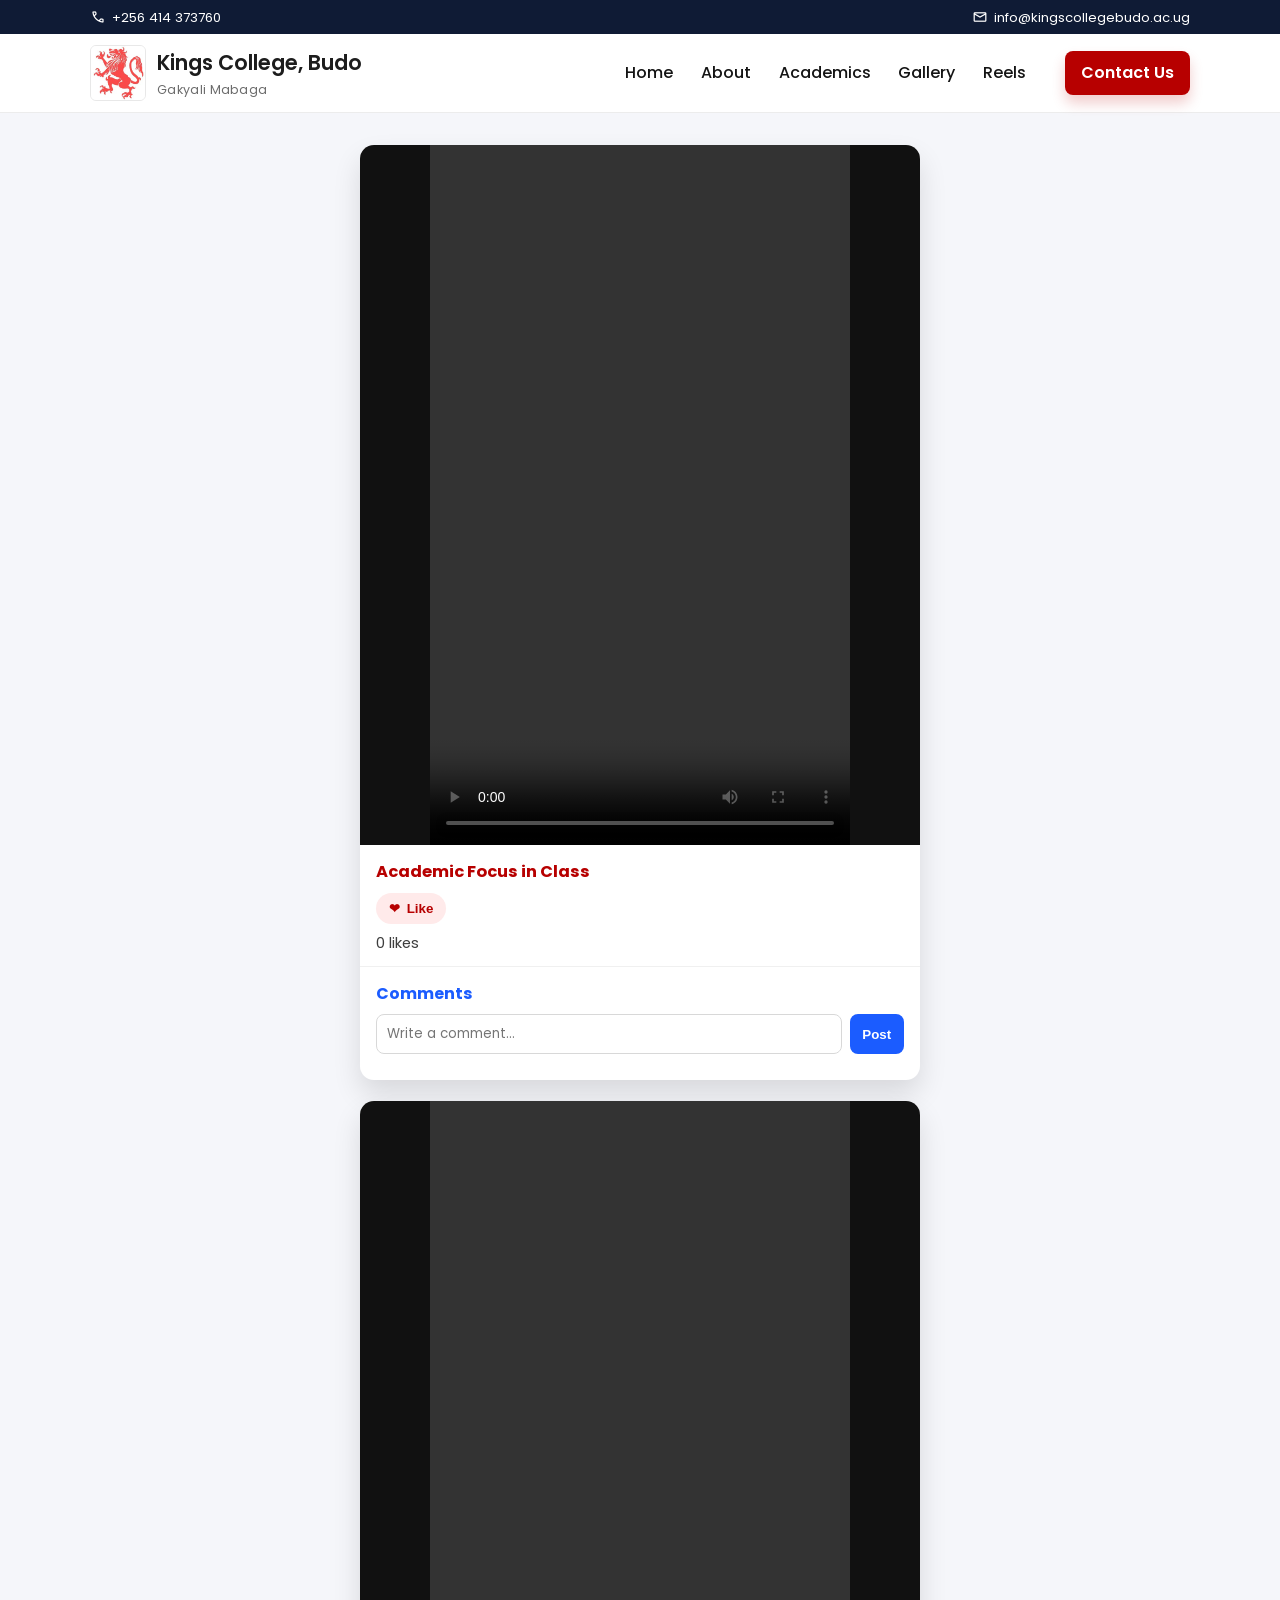
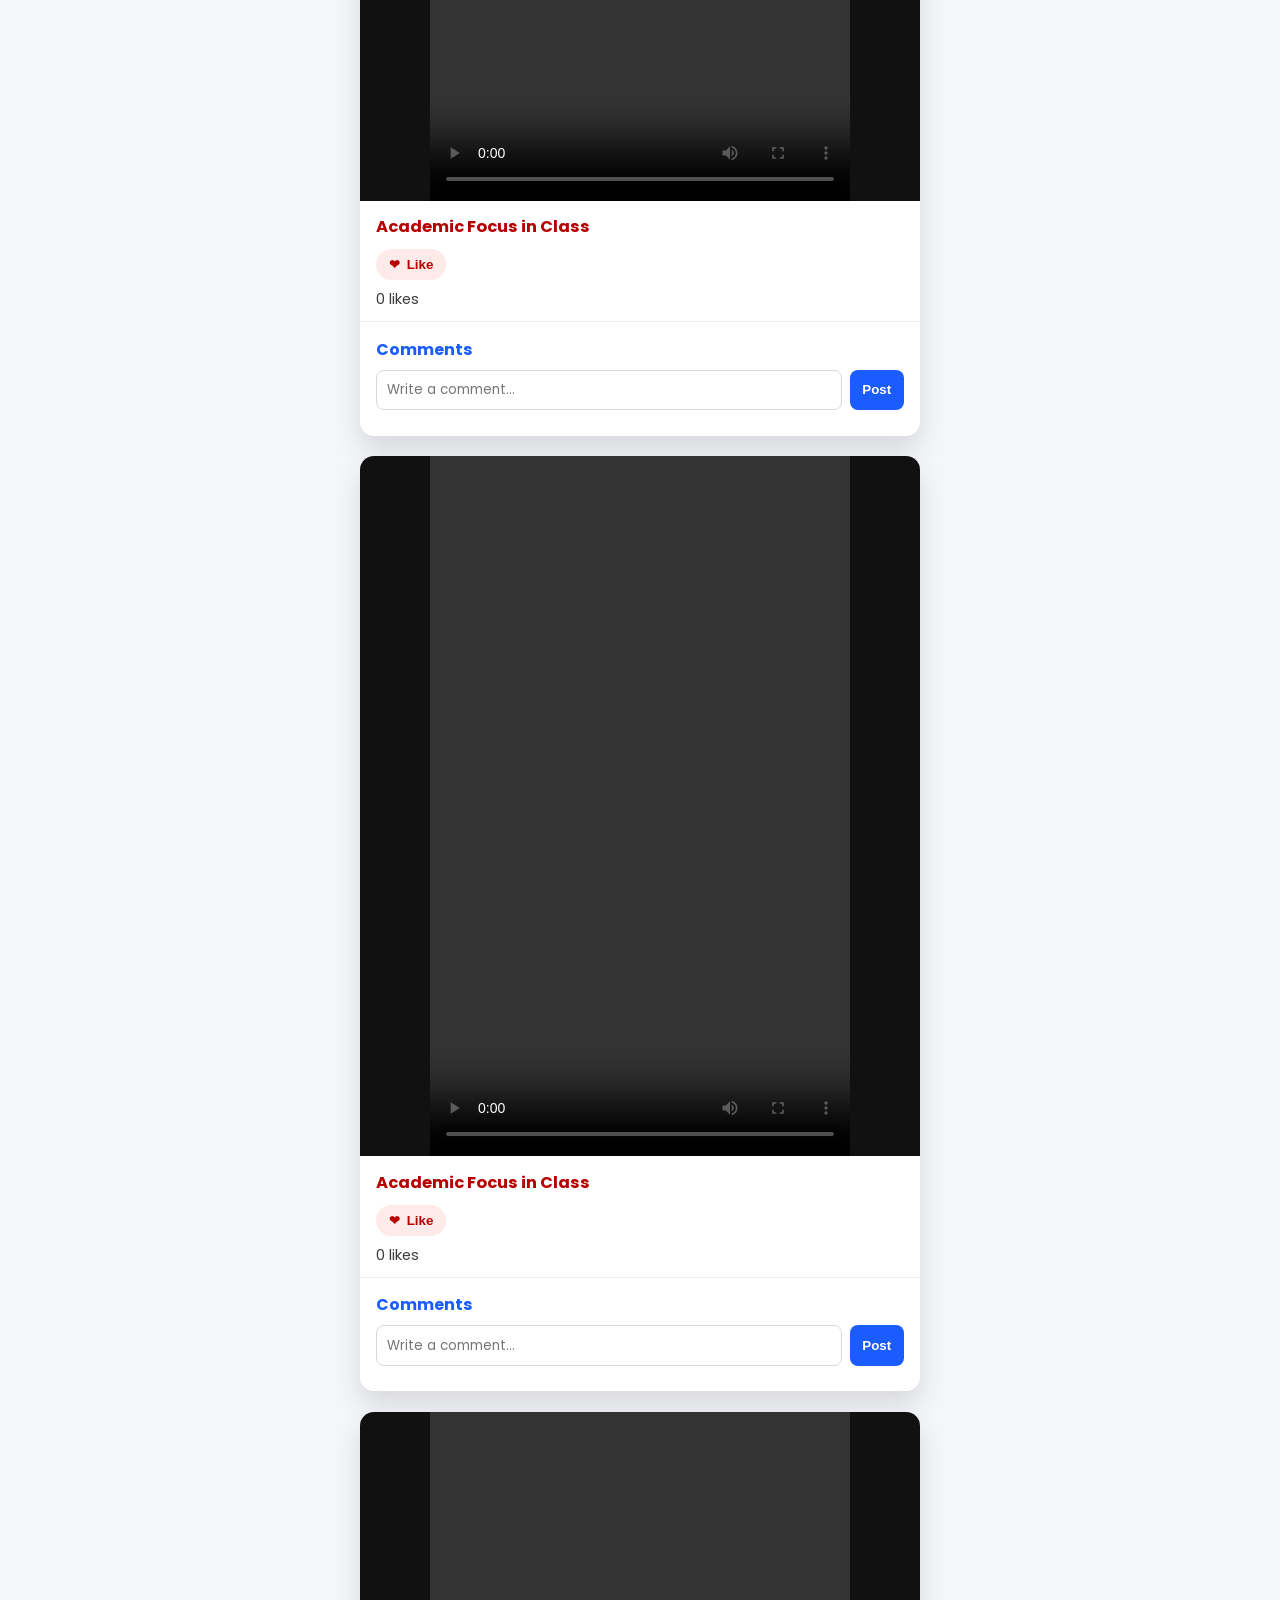
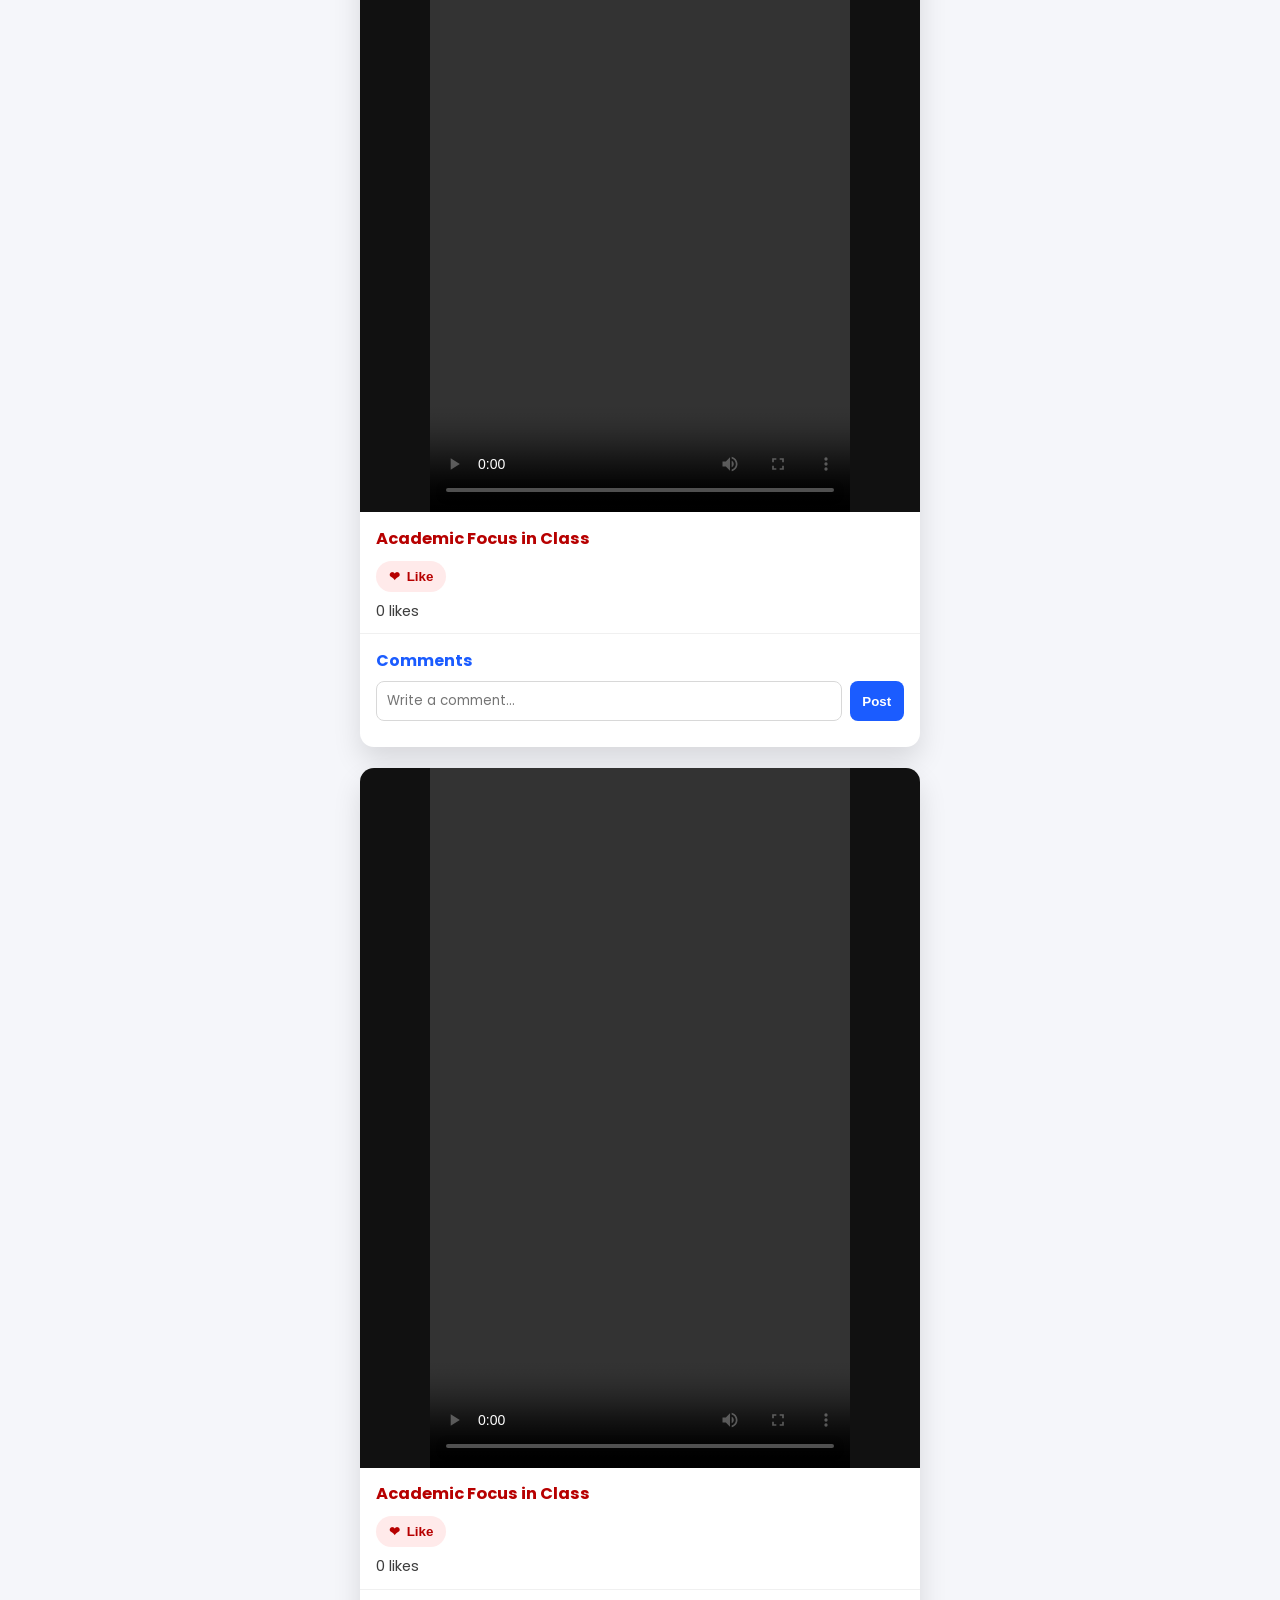
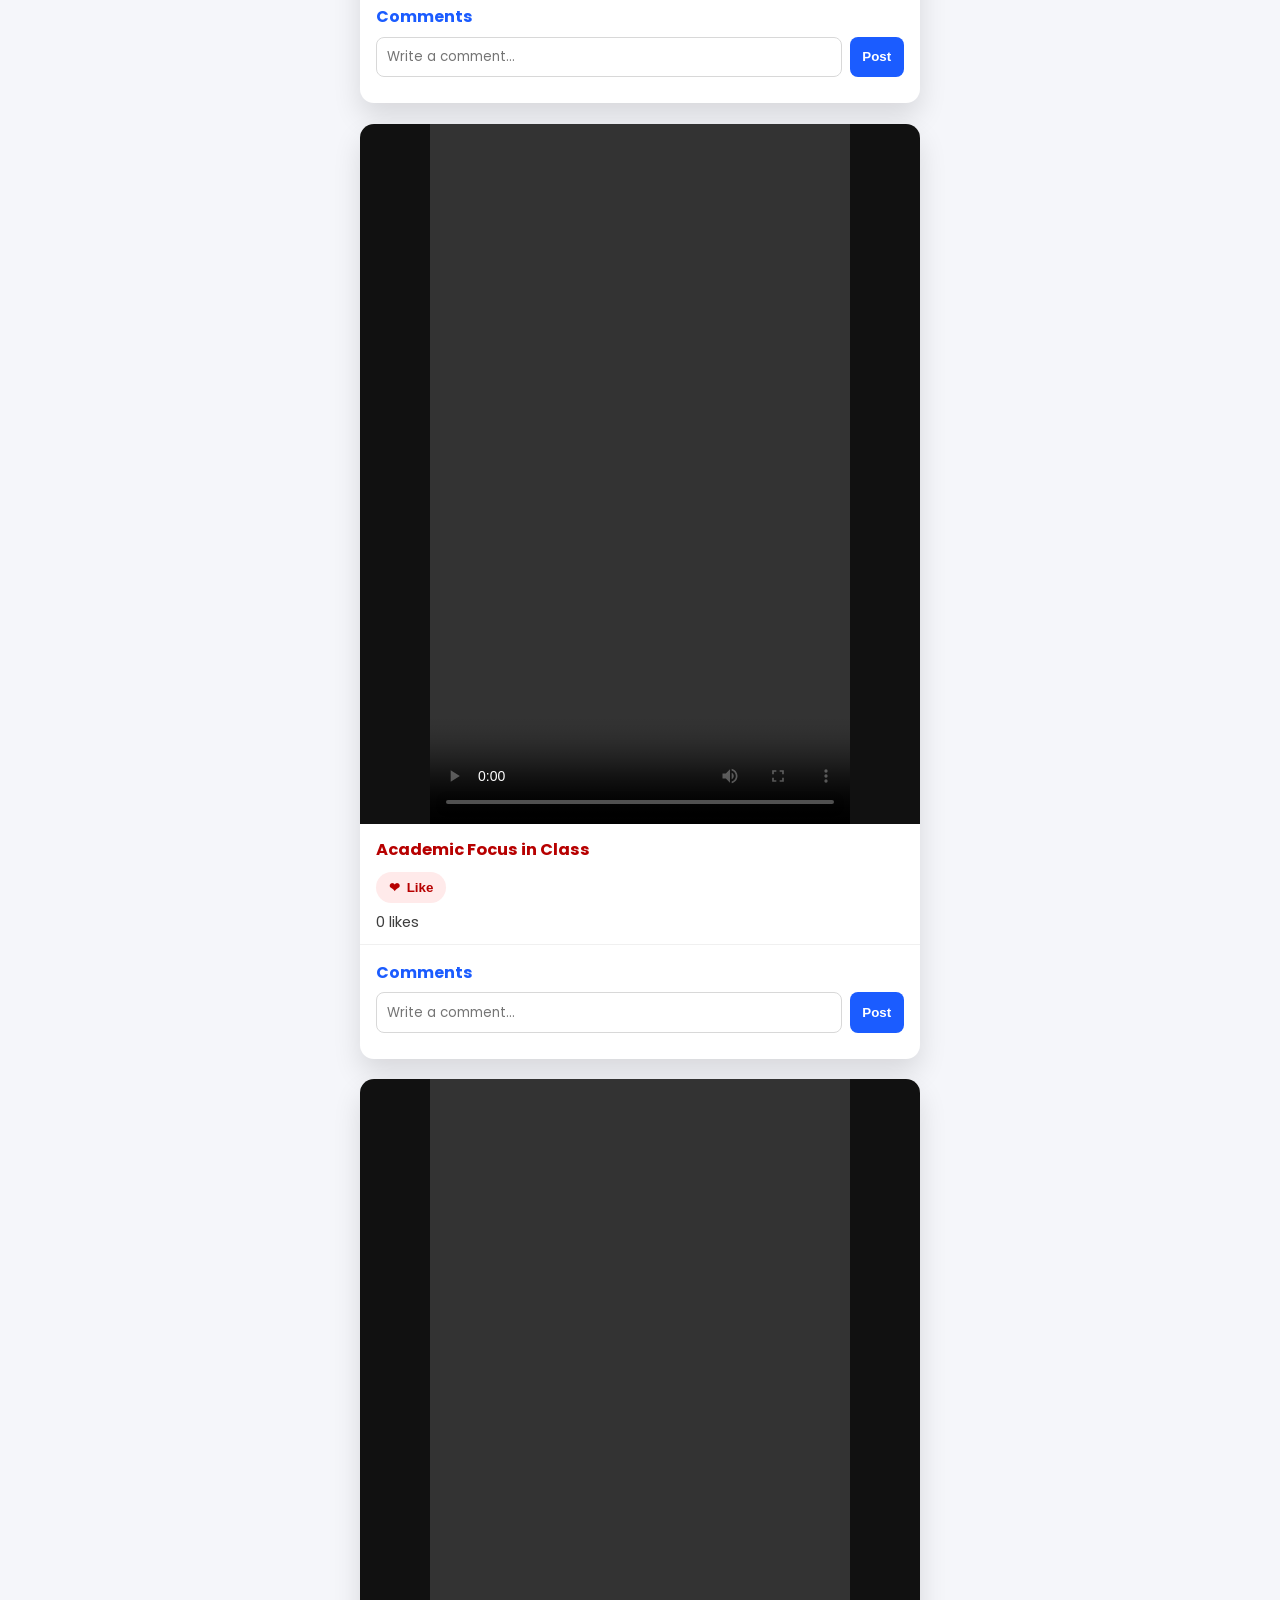
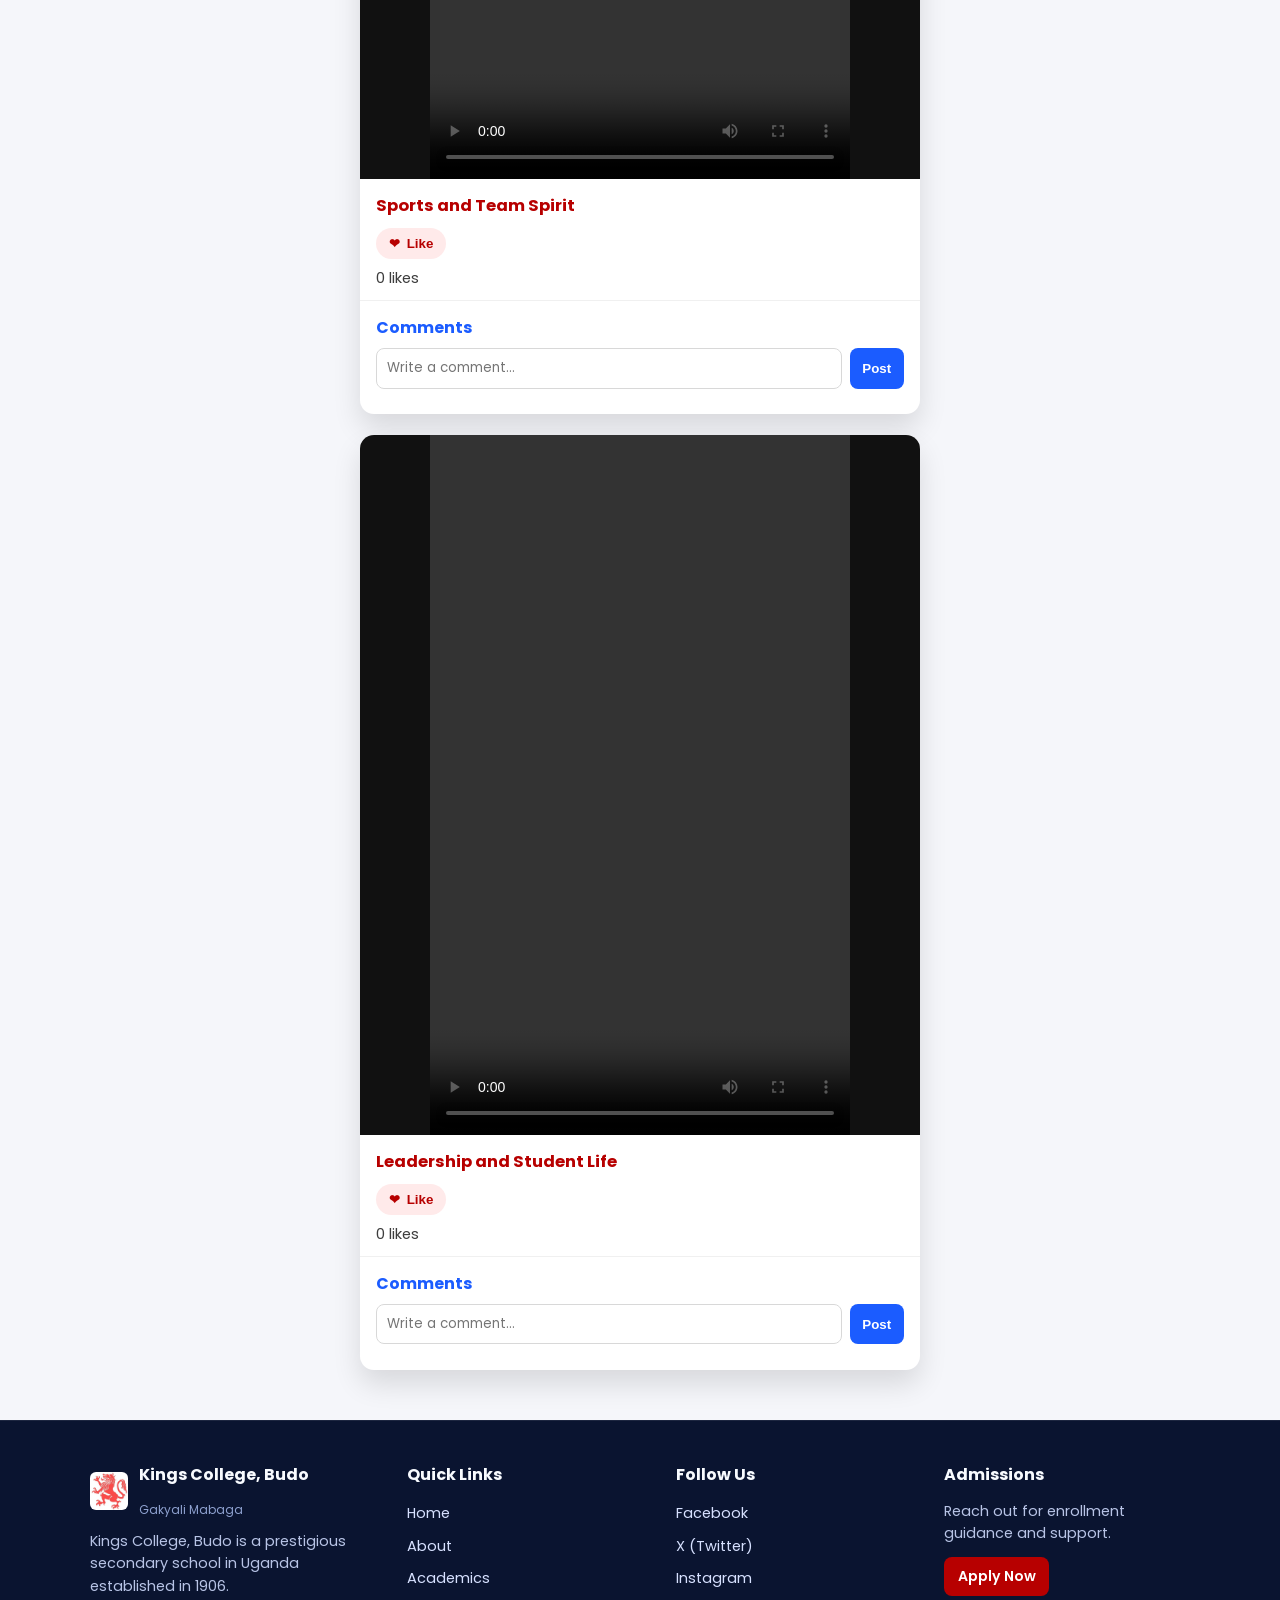
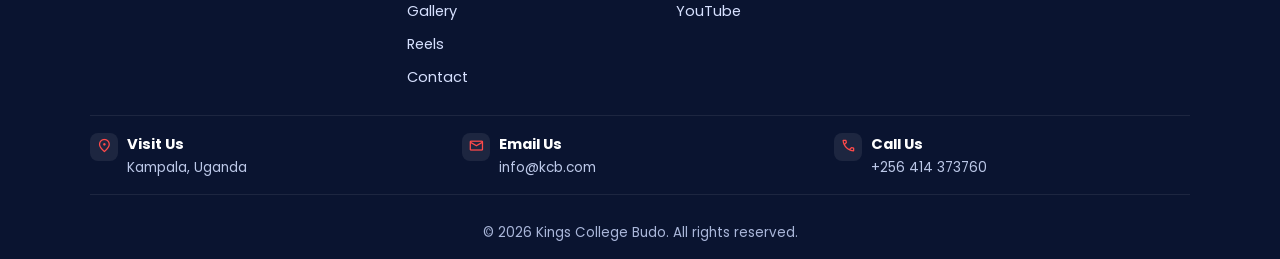
<file: reels.html>
<!DOCTYPE html>
<html lang="en">
<head>
  <meta charset="UTF-8">
  <meta name="viewport" content="width=device-width, initial-scale=1.0">
  <meta name="description" content="School reels page for Kings College Budo with short vertical videos, likes, and comments.">
  <title>Reels | Kings College Budo</title>
  <link rel="preconnect" href="https://fonts.googleapis.com">
  <link rel="preconnect" href="https://fonts.gstatic.com" crossorigin>
  <link href="https://fonts.googleapis.com/css2?family=Poppins:wght@300;400;500;600;700&display=swap" rel="stylesheet">
  <link href="https://fonts.googleapis.com/css2?family=Material+Symbols+Outlined" rel="stylesheet">
  <link rel="stylesheet" href="css/style.css">
</head>
<body>
  <!-- Header section with top info strip and navigation -->
  <header class="site-header">
    <div class="header-topbar">
      <div class="container topbar-inner">
        <p class="topbar-item"><span class="material-symbols-outlined" aria-hidden="true">call</span>+256 414 373760</p>
        <p class="topbar-item"><span class="material-symbols-outlined" aria-hidden="true">mail</span>info@kingscollegebudo.ac.ug</p>
      </div>
    </div>

    <nav class="site-nav" aria-label="Main navigation">
      <div class="container nav-inner">
        <a href="home.html" class="brand-wrapper" aria-label="Kings College Budo home page">
          <img src="images/logo.jpg" alt="Kings College Budo logo" class="school-logo">
          <div class="brand-text">
            <h1>Kings College, Budo</h1>
            <p class="motto">Gakyali Mabaga</p>
          </div>
        </a>

        <button class="menu-toggle" id="menuToggle" aria-label="Toggle menu" aria-expanded="false" aria-controls="navLinks">
          <span></span><span></span><span></span>
        </button>

        <ul class="nav-links" id="navLinks">
          <li><a href="home.html">Home</a></li>
          <li><a href="about.html">About</a></li>
          <li><a href="academics.html">Academics</a></li>
          <li><a href="gallery.html">Gallery</a></li>
          <li><a href="reels.html" aria-current="page">Reels</a></li>
        </ul>

        <a href="contact.html" class="header-cta">Contact Us</a>
      </div>
    </nav>
  </header>

  <main>
    

    <!-- Vertical reels feed -->
<section class="reels-section">
      <div class="container reels-feed">
        <!-- Reel card 1 -->
        <article class="reel-card reveal-on-scroll" data-reel-id="reel1">
          <div class="reel-video-wrap">
            <video class="reel-video" controls loop playsinline>
              <source src="./videos/Download (5).mp4" type="video/mp4">
              Your browser does not support the video tag.
            </video>
          </div>
          <div class="reel-info">
            <h3 class="reel-title">Academic Focus in Class</h3>
            <button class="like-btn" data-reel-id="reel1">
              <span class="like-icon">❤</span> Like
            </button>
            <p class="like-count" id="likeCount-reel1">0 likes</p>
          </div>
          <div class="comments-area">
            <h4>Comments</h4>
            <div class="comment-input-row">
              <input type="text" class="comment-input" id="commentInput-reel1" placeholder="Write a comment...">
              <button class="comment-btn" data-reel-id="reel1">Post</button>
            </div>
            <ul class="comments-list" id="comments-reel1"></ul>
          </div>
        </article>
        <article class="reel-card reveal-on-scroll" data-reel-id="reel1">
          <div class="reel-video-wrap">
            <video class="reel-video" controls loop playsinline>
              <source src="./videos/Download (7).mp4" type="video/mp4">
              Your browser does not support the video tag.
            </video>
          </div>
          <div class="reel-info">
            <h3 class="reel-title">Academic Focus in Class</h3>
            <button class="like-btn" data-reel-id="reel1">
              <span class="like-icon">❤</span> Like
            </button>
            <p class="like-count" id="likeCount-reel1">0 likes</p>
          </div>
          <div class="comments-area">
            <h4>Comments</h4>
            <div class="comment-input-row">
              <input type="text" class="comment-input" id="commentInput-reel1" placeholder="Write a comment...">
              <button class="comment-btn" data-reel-id="reel1">Post</button>
            </div>
            <ul class="comments-list" id="comments-reel1"></ul>
          </div>
        </article>
        <article class="reel-card reveal-on-scroll" data-reel-id="reel1">
          <div class="reel-video-wrap">
            <video class="reel-video" controls loop playsinline>
              <source src="./videos/Download (6).mp4" type="video/mp4">
              Your browser does not support the video tag.
            </video>
          </div>
          <div class="reel-info">
            <h3 class="reel-title">Academic Focus in Class</h3>
            <button class="like-btn" data-reel-id="reel1">
              <span class="like-icon">❤</span> Like
            </button>
            <p class="like-count" id="likeCount-reel1">0 likes</p>
          </div>
          <div class="comments-area">
            <h4>Comments</h4>
            <div class="comment-input-row">
              <input type="text" class="comment-input" id="commentInput-reel1" placeholder="Write a comment...">
              <button class="comment-btn" data-reel-id="reel1">Post</button>
            </div>
            <ul class="comments-list" id="comments-reel1"></ul>
          </div>
        </article>
        <article class="reel-card reveal-on-scroll" data-reel-id="reel1">
          <div class="reel-video-wrap">
            <video class="reel-video" controls loop playsinline>
              <source src="./videos/Download (4).mp4" type="video/mp4">
              Your browser does not support the video tag.
            </video>
          </div>
          <div class="reel-info">
            <h3 class="reel-title">Academic Focus in Class</h3>
            <button class="like-btn" data-reel-id="reel1">
              <span class="like-icon">❤</span> Like
            </button>
            <p class="like-count" id="likeCount-reel1">0 likes</p>
          </div>
          <div class="comments-area">
            <h4>Comments</h4>
            <div class="comment-input-row">
              <input type="text" class="comment-input" id="commentInput-reel1" placeholder="Write a comment...">
              <button class="comment-btn" data-reel-id="reel1">Post</button>
            </div>
            <ul class="comments-list" id="comments-reel1"></ul>
          </div>
        </article>
        <article class="reel-card reveal-on-scroll" data-reel-id="reel1">
          <div class="reel-video-wrap">
            <video class="reel-video" controls loop playsinline>
              <source src="./videos/Download (3).mp4" type="video/mp4">
              Your browser does not support the video tag.
            </video>
          </div>
          <div class="reel-info">
            <h3 class="reel-title">Academic Focus in Class</h3>
            <button class="like-btn" data-reel-id="reel1">
              <span class="like-icon">❤</span> Like
            </button>
            <p class="like-count" id="likeCount-reel1">0 likes</p>
          </div>
          <div class="comments-area">
            <h4>Comments</h4>
            <div class="comment-input-row">
              <input type="text" class="comment-input" id="commentInput-reel1" placeholder="Write a comment...">
              <button class="comment-btn" data-reel-id="reel1">Post</button>
            </div>
            <ul class="comments-list" id="comments-reel1"></ul>
          </div>
        </article>
        <article class="reel-card reveal-on-scroll" data-reel-id="reel1">
          <div class="reel-video-wrap">
            <video class="reel-video" controls loop playsinline>
              <source src="./videos/Download (2).mp4" type="video/mp4">
              Your browser does not support the video tag.
            </video>
          </div>
          <div class="reel-info">
            <h3 class="reel-title">Academic Focus in Class</h3>
            <button class="like-btn" data-reel-id="reel1">
              <span class="like-icon">❤</span> Like
            </button>
            <p class="like-count" id="likeCount-reel1">0 likes</p>
          </div>
          <div class="comments-area">
            <h4>Comments</h4>
            <div class="comment-input-row">
              <input type="text" class="comment-input" id="commentInput-reel1" placeholder="Write a comment...">
              <button class="comment-btn" data-reel-id="reel1">Post</button>
            </div>
            <ul class="comments-list" id="comments-reel1"></ul>
          </div>
        </article>

        <!-- Reel card 2 -->
        <article class="reel-card reveal-on-scroll" data-reel-id="reel2">
          <div class="reel-video-wrap">
            <video class="reel-video" controls loop playsinline>
              <source src="./videos/Download (2).mp4" type="video/mp4">
              Your browser does not support the video tag.
            </video>
          </div>
          <div class="reel-info">
            <h3 class="reel-title">Sports and Team Spirit</h3>
            <button class="like-btn" data-reel-id="reel2">
              <span class="like-icon">❤</span> Like
            </button>
            <p class="like-count" id="likeCount-reel2">0 likes</p>
          </div>
          <div class="comments-area">
            <h4>Comments</h4>
            <div class="comment-input-row">
              <input type="text" class="comment-input" id="commentInput-reel2" placeholder="Write a comment...">
              <button class="comment-btn" data-reel-id="reel2">Post</button>
            </div>
            <ul class="comments-list" id="comments-reel2"></ul>
          </div>
        </article>

        <!-- Reel card 3 -->
        <article class="reel-card reveal-on-scroll" data-reel-id="reel3">
          <div class="reel-video-wrap">
            <video class="reel-video" controls loop playsinline>
              <source src="./videos/Download (3).mp4" type="video/mp4">
              Your browser does not support the video tag.
            </video>
          </div>
          <div class="reel-info">
            <h3 class="reel-title">Leadership and Student Life</h3>
            <button class="like-btn" data-reel-id="reel3">
              <span class="like-icon">❤</span> Like
            </button>
            <p class="like-count" id="likeCount-reel3">0 likes</p>
          </div>
          <div class="comments-area">
            <h4>Comments</h4>
            <div class="comment-input-row">
              <input type="text" class="comment-input" id="commentInput-reel3" placeholder="Write a comment...">
              <button class="comment-btn" data-reel-id="reel3">Post</button>
            </div>
            <ul class="comments-list" id="comments-reel3"></ul>
          </div>
        </article>
      </div>
    </section>
  </main>

  <!-- Footer section -->
  <footer class="site-footer">
    <div class="container footer-top">
      <div class="footer-col footer-brand">
        <div class="footer-logo-row">
          <img src="images/logo.jpg" alt="Kings College Budo logo" class="footer-logo">
          <div>
            <h4>Kings College, Budo</h4>
            <p class="footer-motto">Gakyali Mabaga</p>
          </div>
        </div>
        <p class="footer-description">
          Kings College, Budo is a prestigious secondary school in Uganda established in 1906.
        </p>
      </div>

      <div class="footer-col">
        <h4>Quick Links</h4>
        <ul class="footer-links">
          <li><a href="home.html">Home</a></li>
          <li><a href="about.html">About</a></li>
          <li><a href="academics.html">Academics</a></li>
          <li><a href="gallery.html">Gallery</a></li>
          <li><a href="reels.html">Reels</a></li>
          <li><a href="contact.html">Contact</a></li>
        </ul>
      </div>

      <div class="footer-col">
        <h4>Follow Us</h4>
        <ul class="footer-links">
          <li><a href="#">Facebook</a></li>
          <li><a href="#">X (Twitter)</a></li>
          <li><a href="#">Instagram</a></li>
          <li><a href="#">YouTube</a></li>
        </ul>
      </div>

      <div class="footer-col">
        <h4>Admissions</h4>
        <p class="footer-description">Reach out for enrollment guidance and support.</p>
        <a href="contact.html" class="footer-mini-cta">Apply Now</a>
      </div>
    </div>

    <div class="container footer-contact-strip">
      <div class="footer-contact-card">
        <span class="material-symbols-outlined" aria-hidden="true">location_on</span>
        <div>
          <h5>Visit Us</h5>
          <p>Kampala, Uganda</p>
        </div>
      </div>
      <div class="footer-contact-card">
        <span class="material-symbols-outlined" aria-hidden="true">mail</span>
        <div>
          <h5>Email Us</h5>
          <p>info@kcb.com</p>
        </div>
      </div>
      <div class="footer-contact-card">
        <span class="material-symbols-outlined" aria-hidden="true">call</span>
        <div>
          <h5>Call Us</h5>
          <p>+256 414 373760</p>
        </div>
      </div>
    </div>
    <p class="copyright">&copy; 2026 Kings College Budo. All rights reserved.</p>
  </footer>

  <script src="js/script.js"></script>
</body>
</html>
</file>
<file: css/style.css>
:root {
  --primary-red: #b70000;
  --soft-red: #d42828;
  --white: #ffffff;
  --dark: #141414;
  --blue-accent: #1b5cff;
  --light-bg: #f5f6fa;
}

/* Base styles */
* {
  margin: 0;
  padding: 0;
  box-sizing: border-box;
}

body {
  font-family: "Poppins", sans-serif;
  line-height: 1.6;
  color: var(--dark);
  background: var(--white);
}

.container {
  width: min(1100px, 92%);
  margin: 0 auto;
}

a {
  text-decoration: none;
}

/* Header section */
.site-header {
  position: relative;
  z-index: 1000;
}

.header-topbar {
  background: #0f1b35;
  color: var(--white);
  font-size: 0.82rem;
}

.topbar-inner {
  min-height: 34px;
  display: flex;
  align-items: center;
  justify-content: space-between;
  gap: 0.8rem;
}

.topbar-item {
  display: inline-flex;
  align-items: center;
  gap: 0.35rem;
}

.topbar-item .material-symbols-outlined {
  font-size: 1rem;
  line-height: 1;
}

.brand-wrapper {
  display: inline-flex;
  align-items: center;
  gap: 0.7rem;
  color: inherit;
}

.school-logo {
  width: 56px;
  height: 56px;
  object-fit: cover;
  border-radius: 6px;
  border: 1px solid #e8e8e8;
  background: var(--white);
}

.brand-text h1 {
  font-size: clamp(1rem, 2.5vw, 1.3rem);
  font-weight: 600;
  color: #1d1d1d;
}

.motto {
  font-size: 0.78rem;
  color: #6c6c6c;
  letter-spacing: 0.3px;
}

/* Navigation section */
.site-nav {
  background: var(--white);
  border-bottom: 1px solid #ececec;
  position: sticky;
  top: 0;
  z-index: 1000;
}

.nav-inner {
  display: flex;
  justify-content: space-between;
  align-items: center;
  gap: 1rem;
  min-height: 78px;
}

.nav-links {
  list-style: none;
  display: flex;
  gap: 0.45rem;
  margin-left: auto;
  margin-right: 0.8rem;
}

.nav-links a {
  color: var(--dark);
  font-weight: 500;
  padding: 0.44rem 0.64rem;
  border-radius: 6px;
  transition: all 0.25s ease;
}

.nav-links a:hover {
  color: var(--primary-red);
  background: #fff1f1;
}

.header-cta {
  background: var(--primary-red);
  color: var(--white);
  padding: 0.6rem 1rem;
  border-radius: 8px;
  font-weight: 600;
  white-space: nowrap;
  box-shadow: 0 8px 14px rgba(183, 0, 0, 0.2);
  transition: background 0.2s ease, transform 0.2s ease;
}

.header-cta:hover {
  background: #930000;
  transform: translateY(-1px);
}

/* Mobile menu button */
.menu-toggle {
  display: none;
  border: none;
  background: transparent;
  cursor: pointer;
}

.menu-toggle span {
  display: block;
  width: 28px;
  height: 3px;
  margin: 5px 0;
  background: var(--primary-red);
  transition: all 0.25s ease;
}

/* Hero section */
.hero {
  min-height: 82vh;
  position: relative;
  display: flex;
  align-items: center;
  overflow: hidden;
  padding: 3.5rem 0;
}

.moving-bg {
  position: absolute;
  inset: 0;
  z-index: 0;
}

.bg-track {
  position: absolute;
  inset: 0;
  width: 200%;
  background-repeat: repeat-x;
  background-position: left center;
  background-size: contain;
}

/* First moving layer using img1 */
.track-a {
  background-image: url("../images/img1.jpg");
  opacity: 0.45;
  animation: moveBg 55s linear infinite;
}

/* Second layer for depth */
.track-b {
  background-image: url("../images/img2.jpg");
  opacity: 0.22;
  animation: moveBg 75s linear infinite reverse;
  mix-blend-mode: multiply;
}

@keyframes moveBg {
  from {
    transform: translateX(-50%);
  }
  to {
    transform: translateX(0%);
  }
}

.overlay {
  position: absolute;
  inset: 0;
  background: linear-gradient(95deg, rgba(7, 15, 36, 0.82), rgba(7, 15, 36, 0.58));
  z-index: 1;
}

.hero-layout {
  position: relative;
  z-index: 2;
  width: 100%;
  display: grid;
  grid-template-columns: 1.35fr 1fr;
  gap: 1.2rem;
  align-items: stretch;
  padding-inline: 5%;
}

.hero-content {
  position: relative;
  z-index: 1;
  color: var(--white);
  max-width: 720px;
  padding: 1.8rem;
  border-radius: 16px;
  background: rgba(255, 255, 255, 0.08);
  border: 1px solid rgba(255, 255, 255, 0.14);
  backdrop-filter: blur(4px);
}

.hero-kicker {
  display: inline-block;
  font-size: 0.78rem;
  letter-spacing: 1.1px;
  text-transform: uppercase;
  font-weight: 600;
  color: #ffe1e1;
  margin-bottom: 0.7rem;
}

.hero-content h2 {
  font-size: clamp(1.8rem, 4.3vw, 2.7rem);
  margin-bottom: 0.9rem;
  line-height: 1.2;
}

.hero-content p {
  font-size: clamp(1rem, 2.4vw, 1.1rem);
  margin-bottom: 1.4rem;
  max-width: 60ch;
}

.hero-panel {
  position: relative;
  z-index: 1;
  background: rgba(255, 255, 255, 0.97);
  border-radius: 16px;
  padding: 1.25rem 1.2rem;
  border: 1px solid rgba(18, 34, 70, 0.1);
  box-shadow: 0 18px 30px rgba(0, 0, 0, 0.2);
  display: flex;
  flex-direction: column;
  justify-content: space-between;
}

.hero-panel-tag {
  display: inline-flex;
  align-items: center;
  width: fit-content;
  background: #fff1f1;
  color: var(--primary-red);
  border: 1px solid #ffd9d9;
  border-radius: 999px;
  padding: 0.2rem 0.6rem;
  font-size: 0.72rem;
  font-weight: 600;
  letter-spacing: 0.2px;
  margin-bottom: 0.45rem;
}

.hero-panel h3 {
  color: var(--primary-red);
  margin-bottom: 0.55rem;
  font-size: 1.15rem;
  line-height: 1.3;
}

.hero-points {
  list-style: none;
  display: grid;
  gap: 0.5rem;
}

.hero-points li {
  color: #2a2a2a;
  font-size: 0.94rem;
  line-height: 1.5;
  display: flex;
  align-items: flex-start;
  gap: 0.35rem;
}

.hero-points .material-symbols-outlined {
  color: var(--primary-red);
  font-size: 1.05rem;
  margin-top: 0.15rem;
}

.hero-buttons .btn {
  display: inline-flex;
  align-items: center;
  gap: 0.35rem;
}

.hero-buttons .material-symbols-outlined {
  font-size: 1rem;
  line-height: 1;
}

.hero-stats {
  margin-top: 0.95rem;
  display: grid;
  grid-template-columns: repeat(2, minmax(0, 1fr));
  gap: 0.7rem;
}

.hero-stats div {
  background: #f6f8ff;
  border: 1px solid #e8ecff;
  border-radius: 10px;
  text-align: center;
  padding: 0.7rem 0.5rem;
}

.hero-stats strong {
  display: block;
  color: var(--blue-accent);
  font-size: 1.1rem;
  margin-bottom: 0.12rem;
}

.hero-stats span {
  font-size: 0.82rem;
  color: #3f4f75;
}

.hero-panel-divider {
  margin-top: 0.9rem;
  border-top: 1px solid #e9edf8;
}

.hero-panel-link {
  margin-top: 0.85rem;
  display: inline-flex;
  align-items: center;
  justify-content: center;
  gap: 0.35rem;
  width: 100%;
  padding: 0.62rem 0.8rem;
  border-radius: 10px;
  font-weight: 600;
  color: var(--blue-accent);
  background: #edf2ff;
  transition: background 0.2s ease, transform 0.2s ease;
}

.hero-panel-link:hover {
  background: #dfe8ff;
  transform: translateY(-1px);
}

.hero-panel-link .material-symbols-outlined {
  font-size: 1.02rem;
}

.hero-buttons {
  display: flex;
  flex-wrap: wrap;
  justify-content: center;
  gap: 0.8rem;
}

/* Button styles */
.btn {
  display: inline-block;
  padding: 0.8rem 1.2rem;
  border-radius: 8px;
  font-weight: 600;
  transition: transform 0.25s ease, background 0.25s ease, color 0.25s ease;
}

.btn:hover {
  transform: translateY(-2px);
}

.btn-primary {
  background: var(--primary-red);
  color: var(--white);
}

.btn-primary:hover {
  background: #930000;
}

.btn-secondary {
  background: var(--blue-accent);
  color: var(--white);
}

.btn-secondary:hover {
  background: #1148cc;
}

.btn-outline {
  border: 2px solid var(--white);
  color: var(--white);
}

.btn-outline:hover {
  background: var(--white);
  color: var(--primary-red);
}

/* Legacy section */
.legacy-section {
  background: linear-gradient(180deg, #f7f8fb 0%, #f2f5fd 100%);
  padding: 4.2rem 0 3.8rem;
}

.legacy-layout {
  display: grid;
  grid-template-columns: 1.05fr 1fr;
  gap: 1.8rem;
  align-items: center;
}

.legacy-content h3 {
  font-size: clamp(1.8rem, 4.2vw, 2.8rem);
  line-height: 1.2;
  margin-bottom: 0.85rem;
  color: #131b2e;
}

.legacy-content h3 span {
  color: var(--primary-red);
}

.legacy-tag {
  display: inline-block;
  margin-bottom: 0.75rem;
  padding: 0.2rem 0.62rem;
  border-radius: 999px;
  background: #ffeaea;
  color: var(--primary-red);
  text-transform: uppercase;
  letter-spacing: 0.6px;
  font-size: 0.72rem;
  font-weight: 600;
}

.legacy-content p {
  color: #333e58;
  margin-bottom: 0.8rem;
  max-width: 62ch;
}

.legacy-highlights {
  margin-top: 1rem;
  display: grid;
  grid-template-columns: repeat(3, minmax(0, 1fr));
  gap: 0.55rem;
}

.legacy-highlights p {
  margin: 0;
  background: #ffffff;
  border: 1px solid #e8edf8;
  border-radius: 10px;
  padding: 0.55rem;
  font-size: 0.82rem;
  display: flex;
  align-items: center;
  gap: 0.32rem;
  color: #263252;
}

.legacy-highlights .material-symbols-outlined {
  color: var(--primary-red);
  font-size: 0.98rem;
}

.legacy-actions {
  margin-top: 1rem;
  display: flex;
  align-items: center;
  gap: 0.85rem;
  flex-wrap: wrap;
}

.legacy-btn {
  display: inline-flex;
  align-items: center;
  gap: 0.35rem;
}

.legacy-btn .material-symbols-outlined {
  font-size: 1rem;
}

.legacy-link {
  display: inline-flex;
  align-items: center;
  gap: 0.2rem;
  color: #1d315f;
  font-weight: 600;
  font-size: 0.92rem;
}

.legacy-link .material-symbols-outlined {
  font-size: 0.96rem;
}

.legacy-media {
  position: relative;
}

.legacy-image-wrap {
  position: relative;
  border-radius: 18px;
  overflow: hidden;
  box-shadow: 0 18px 34px rgba(14, 20, 40, 0.2);
}

.legacy-image {
  width: 100%;
  min-height: 360px;
  object-fit: cover;
  display: block;
}

.legacy-image-overlay {
  position: absolute;
  inset: 0;
  background: linear-gradient(180deg, rgba(7, 17, 39, 0.08) 38%, rgba(7, 17, 39, 0.68) 100%);
}

.legacy-media-caption {
  position: absolute;
  left: 0;
  right: 0;
  bottom: 0;
  z-index: 1;
  padding: 1rem;
  color: var(--white);
}

.legacy-media-caption h4 {
  font-size: 1rem;
  margin-bottom: 0.2rem;
}

.legacy-media-caption p {
  font-size: 0.84rem;
  color: #e6ecff;
}

.legacy-card {
  background: rgba(255, 255, 255, 0.97);
  border-radius: 12px;
  box-shadow: 0 10px 24px rgba(0, 0, 0, 0.14);
  border: 1px solid #edf0f7;
}

.legacy-card-top {
  position: absolute;
  top: 14px;
  right: 14px;
  display: inline-flex;
  align-items: center;
  gap: 0.45rem;
  padding: 0.64rem 0.72rem;
  max-width: 210px;
}

.legacy-card-top .material-symbols-outlined {
  color: var(--white);
  background: var(--primary-red);
  border-radius: 8px;
  padding: 0.22rem;
  font-size: 1rem;
}

.legacy-card-top strong {
  color: var(--primary-red);
  font-size: 1.05rem;
  line-height: 1.1;
  display: block;
}

.legacy-card-top p {
  color: #475475;
  font-size: 0.78rem;
}

.legacy-metrics {
  margin-top: 0.75rem;
  display: grid;
  grid-template-columns: 1fr 1fr;
  gap: 0.7rem;
}

.legacy-metric {
  background: #ffffff;
  border: 1px solid #e7ecf8;
  border-radius: 12px;
  padding: 0.72rem 0.78rem;
  box-shadow: 0 8px 18px rgba(0, 0, 0, 0.08);
}

.legacy-metric strong {
  display: block;
}

.legacy-metric p {
  margin: 0;
}

.legacy-metric-primary strong {
  color: var(--primary-red);
  font-size: 1.65rem;
  line-height: 1;
}

.legacy-metric-primary p {
  margin-top: 0.2rem;
  color: #4a5a81;
  font-size: 0.82rem;
}

.legacy-metric-secondary {
  display: flex;
  align-items: center;
  gap: 0.42rem;
}

.legacy-metric-secondary .material-symbols-outlined {
  color: var(--blue-accent);
  font-size: 1.02rem;
}

.legacy-metric-secondary strong {
  color: #20305a;
  font-size: 0.88rem;
  line-height: 1.2;
}

.legacy-metric-secondary p {
  font-size: 0.78rem;
  color: #546287;
}

/* Pillars section */
.pillars-section {
  padding: 4.2rem 0 3.8rem;
  background: linear-gradient(180deg, #ffffff 0%, #f8faff 100%);
}

.pillars-heading {
  text-align: center;
  max-width: 720px;
  margin: 0 auto 1.5rem;
}

.pillars-tag {
  display: inline-flex;
  align-items: center;
  gap: 0.25rem;
  text-transform: uppercase;
  font-size: 0.72rem;
  letter-spacing: 0.7px;
  font-weight: 700;
  color: #424b63;
  margin-bottom: 0.45rem;
}

.pillars-tag .material-symbols-outlined {
  font-size: 0.9rem;
  color: var(--primary-red);
}

.pillars-heading h3 {
  font-size: clamp(1.9rem, 4.2vw, 2.8rem);
  line-height: 1.2;
  color: #121a31;
  margin-bottom: 0.6rem;
}

.pillars-heading h3 span {
  color: var(--primary-red);
}

.pillars-heading > p {
  color: #4a5778;
}

.pillars-grid {
  display: grid;
  grid-template-columns: repeat(3, minmax(0, 1fr));
  gap: 1.1rem;
}

.pillar-card {
  background: #ffffff;
  border: 1px solid #e8edf8;
  border-radius: 16px;
  overflow: clip;
  box-shadow: 0 10px 22px rgba(12, 19, 38, 0.08);
  transition: transform 0.28s ease, box-shadow 0.28s ease;
}

.pillar-card:hover {
  transform: translateY(-5px);
  box-shadow: 0 16px 28px rgba(12, 19, 38, 0.13);
}

.pillar-media {
  position: relative;
  height: 180px;
}

.pillar-image {
  width: 100%;
  height: 100%;
  object-fit: cover;
}

.pillar-content {
  min-height: 230px;
  display: flex;
  flex-direction: column;
  color: #1c2540;
  padding: 0.95rem 1rem 1rem;
}

.pillar-index {
  position: absolute;
  top: 12px;
  left: 12px;
  width: fit-content;
  background: rgba(9, 20, 46, 0.7);
  color: #ffffff;
  border: 1px solid rgba(255, 255, 255, 0.22);
  border-radius: 7px;
  padding: 0.2rem 0.45rem;
  text-transform: uppercase;
  font-size: 0.67rem;
  font-weight: 700;
  letter-spacing: 0.4px;
  margin-bottom: 0.55rem;
}

.pillar-content h4 {
  display: flex;
  align-items: center;
  gap: 0.35rem;
  font-size: clamp(1.05rem, 1.8vw, 1.22rem);
  line-height: 1.2;
  margin-bottom: 0.45rem;
  color: #0f1a35;
}

.pillar-title-icon {
  color: var(--primary-red);
  font-size: 1.1rem;
}

.pillar-content > p {
  font-size: 0.9rem;
  color: #49567a;
  margin-bottom: 0.7rem;
}

.pillar-meta {
  display: flex;
  gap: 0.55rem;
  flex-wrap: wrap;
  margin-bottom: 0.75rem;
}

.pillar-meta span {
  background: #f2f5ff;
  border: 1px solid #e2e8fb;
  border-radius: 10px;
  padding: 0.38rem 0.5rem;
  font-size: 0.72rem;
  color: #3f4f78;
}

.pillar-meta strong {
  display: block;
  font-size: 1.2rem;
  line-height: 1;
  color: #13244d;
}

.pillar-meta small {
  display: inline-flex;
  align-items: center;
  gap: 0.2rem;
  margin-top: 0.12rem;
}

.pillar-meta small .material-symbols-outlined {
  font-size: 0.85rem;
  color: #3556a7;
}

.pillar-linkbtn {
  display: inline-flex;
  align-items: center;
  gap: 0.25rem;
  margin-top: auto;
  width: fit-content;
  background: #edf2ff;
  color: #17306a;
  border: 1px solid #dbe5ff;
  border-radius: 8px;
  padding: 0.45rem 0.7rem;
  font-weight: 600;
  font-size: 0.86rem;
  transition: background 0.2s ease, transform 0.2s ease;
}

.pillar-linkbtn:hover {
  background: #dfe8ff;
  transform: translateX(2px);
}

.pillar-linkbtn .material-symbols-outlined {
  font-size: 0.92rem;
}

/* News section */
.news-section {
  padding: 3.6rem 0;
  background: linear-gradient(180deg, #f8faff 0%, #f5f7fc 100%);
}

.news-heading {
  display: flex;
  align-items: center;
  justify-content: space-between;
  gap: 0.8rem;
  flex-wrap: wrap;
  margin-bottom: 1.2rem;
}

.news-tag {
  display: inline-flex;
  align-items: center;
  gap: 0.25rem;
  text-transform: uppercase;
  font-size: 0.72rem;
  letter-spacing: 0.65px;
  color: #4b5775;
  font-weight: 700;
}

.news-tag .material-symbols-outlined {
  font-size: 0.92rem;
  color: var(--primary-red);
}

.news-heading h3 {
  font-size: clamp(1.45rem, 3vw, 2rem);
  color: #121a31;
}

.news-view-all {
  display: inline-flex;
  align-items: center;
  gap: 0.2rem;
  color: #1a3470;
  font-weight: 600;
  font-size: 0.9rem;
}

.news-view-all .material-symbols-outlined {
  font-size: 0.92rem;
}

.news-layout {
  display: grid;
  grid-template-columns: 1.35fr 1fr;
  gap: 1rem;
}

.news-featured,
.news-item {
  background: var(--white);
  border: 1px solid #e6ecfa;
  border-radius: 14px;
  box-shadow: 0 10px 20px rgba(12, 19, 38, 0.06);
}

.news-featured {
  overflow: hidden;
}

.news-image {
  width: 100%;
  height: 220px;
  object-fit: cover;
  display: block;
}

.news-content {
  padding: 0.9rem 1rem 1rem;
}

.news-meta {
  display: inline-flex;
  align-items: center;
  gap: 0.2rem;
  color: #5a6789;
  font-size: 0.78rem;
  margin-bottom: 0.38rem;
}

.news-meta .material-symbols-outlined {
  font-size: 0.88rem;
  color: var(--blue-accent);
}

.news-content h4 {
  color: #101a35;
  font-size: 1.14rem;
  line-height: 1.3;
  margin-bottom: 0.45rem;
}

.news-content p {
  color: #49567a;
  font-size: 0.92rem;
  margin-bottom: 0.62rem;
}

.news-list {
  display: grid;
  gap: 0.85rem;
}

.news-item {
  padding: 0.9rem 0.95rem;
}

.news-item h5 {
  font-size: 1rem;
  line-height: 1.3;
  color: #121f3f;
  margin-bottom: 0.35rem;
}

.news-item p {
  color: #4d5a7d;
  font-size: 0.9rem;
  margin-bottom: 0.48rem;
}

.news-link {
  display: inline-flex;
  align-items: center;
  gap: 0.2rem;
  color: var(--primary-red);
  font-weight: 600;
  font-size: 0.87rem;
}

.news-link .material-symbols-outlined {
  font-size: 0.9rem;
}

/* CTA section */
.cta-section {
  background: #f2f5fb;
  padding: 4.2rem 0;
}

.cta-shell {
  background: linear-gradient(120deg, #0f1b3b, #1b2d5a);
  border-radius: 18px;
  padding: 1.6rem;
  display: grid;
  grid-template-columns: 1fr 1.2fr;
  gap: 1.1rem;
  align-items: center;
  box-shadow: 0 16px 30px rgba(10, 20, 45, 0.22);
}

.cta-tag {
  display: inline-flex;
  align-items: center;
  gap: 0.25rem;
  text-transform: uppercase;
  letter-spacing: 0.65px;
  font-size: 0.72rem;
  font-weight: 700;
  color: #cad6fb;
  margin-bottom: 0.4rem;
}

.cta-tag .material-symbols-outlined {
  font-size: 0.9rem;
  color: #ffc1c1;
}

.cta-content h3 {
  color: #ffffff;
  margin-bottom: 0.45rem;
  font-size: clamp(1.45rem, 3vw, 2rem);
  line-height: 1.2;
}

.cta-intro {
  color: #d8e2ff;
  max-width: 45ch;
}

.cta-right {
  display: flex;
  flex-direction: column;
  align-items: flex-start;
  gap: 0.85rem;
}

.cta-points {
  display: grid;
  grid-template-columns: 1fr 1fr;
  gap: 0.55rem;
  width: 100%;
}

.cta-points p {
  background: rgba(255, 255, 255, 0.11);
  border: 1px solid rgba(255, 255, 255, 0.18);
  padding: 0.6rem 0.62rem;
  border-radius: 9px;
  font-weight: 500;
  color: #f1f5ff;
  font-size: 0.84rem;
  display: flex;
  align-items: center;
  justify-content: flex-start;
  gap: 0.35rem;
}

.cta-points p .material-symbols-outlined {
  font-size: 0.95rem;
  color: #aecdff;
}

.cta-btn {
  display: inline-flex;
  align-items: center;
  gap: 0.2rem;
  padding-inline: 1.2rem;
  margin-top: 0.2rem;
}

.cta-btn .material-symbols-outlined {
  font-size: 0.95rem;
}

/* Footer section */
.site-footer {
  background: #0a1430;
  color: var(--white);
  padding-top: 2.6rem;
  border-top: 1px solid rgba(255, 255, 255, 0.08);
}

.footer-top {
  display: grid;
  grid-template-columns: 1.2fr 1fr 1fr 1fr;
  gap: 1.4rem;
  padding-bottom: 1.6rem;
}

.footer-col h4 {
  margin-bottom: 0.75rem;
  color: #f8fbff;
  font-size: 1rem;
}

.footer-logo-row {
  display: flex;
  align-items: center;
  gap: 0.7rem;
  margin-bottom: 0.7rem;
}

.footer-logo {
  width: 38px;
  height: 38px;
  border-radius: 6px;
  object-fit: cover;
}

.footer-motto {
  color: #8ea1cf;
  font-size: 0.75rem;
}

.footer-description {
  color: #b8c4e6;
  font-size: 0.9rem;
  line-height: 1.55;
}

.footer-links {
  list-style: none;
  display: grid;
  gap: 0.45rem;
}

.footer-links a {
  color: #d7e1ff;
  font-size: 0.91rem;
  transition: color 0.2s ease, transform 0.2s ease;
  display: inline-block;
}

.footer-links a:hover {
  color: var(--white);
  transform: translateX(3px);
}

.footer-mini-cta {
  margin-top: 0.8rem;
  display: inline-block;
  background: var(--primary-red);
  color: var(--white);
  border-radius: 8px;
  padding: 0.5rem 0.85rem;
  font-size: 0.88rem;
  font-weight: 600;
}

.footer-contact-strip {
  border-top: 1px solid rgba(255, 255, 255, 0.08);
  border-bottom: 1px solid rgba(255, 255, 255, 0.08);
  padding: 1.05rem 0;
  display: grid;
  grid-template-columns: repeat(3, minmax(0, 1fr));
  gap: 1rem;
}

.footer-contact-card {
  display: flex;
  align-items: flex-start;
  gap: 0.55rem;
}

.footer-contact-card .material-symbols-outlined {
  font-size: 1.05rem;
  color: #ff4a4a;
  background: rgba(255, 255, 255, 0.08);
  padding: 0.35rem;
  border-radius: 8px;
}

.footer-contact-card h5 {
  font-size: 0.92rem;
  margin-bottom: 0.1rem;
}

.footer-contact-card p {
  font-size: 0.85rem;
  color: #bcc8e8;
  line-height: 1.45;
}

.copyright {
  margin-top: 0.85rem;
  padding: 0.8rem 0 1rem;
  text-align: center;
  font-size: 0.84rem;
  color: #aab7da;
}

/* Responsive behavior */
@media (max-width: 820px) {
  .topbar-inner {
    justify-content: center;
    flex-wrap: wrap;
    padding: 0.35rem 0;
    text-align: center;
  }

  .brand-text h1 {
    font-size: 1rem;
  }

  .motto {
    font-size: 0.72rem;
  }

  .menu-toggle {
    display: block;
    margin-left: auto;
  }

  .nav-links {
    position: absolute;
    top: 78px;
    left: 0;
    right: 0;
    background: var(--white);
    flex-direction: column;
    align-items: center;
    gap: 0.3rem;
    padding: 0.8rem 0 1rem;
    border-bottom: 2px solid #ececec;
    transform: translateY(-140%);
    opacity: 0;
    pointer-events: none;
    transition: all 0.3s ease;
  }

  .nav-links.open {
    transform: translateY(0);
    opacity: 1;
    pointer-events: auto;
  }

  .brand-wrapper {
    text-align: left;
  }

  .header-cta {
    display: none;
  }

  .hero {
    min-height: auto;
    padding: 2.4rem 0;
  }

  .hero-layout {
    grid-template-columns: 1fr;
    gap: 0.9rem;
    padding-inline: 5%;
  }

  .hero-content {
    padding: 1.25rem;
    text-align: center;
  }

  .hero-kicker {
    font-size: 0.72rem;
  }

  .hero-content p {
    margin-left: auto;
    margin-right: auto;
  }

  .hero-panel {
    padding: 1rem;
  }

  .hero-stats {
    grid-template-columns: 1fr 1fr;
  }

  .legacy-section {
    padding: 2.8rem 0 3rem;
  }

  .legacy-layout {
    grid-template-columns: 1fr;
    gap: 1rem;
  }

  .legacy-content {
    text-align: center;
  }

  .legacy-content p {
    margin-left: auto;
    margin-right: auto;
  }

  .legacy-highlights {
    grid-template-columns: 1fr;
  }

  .legacy-highlights p {
    justify-content: center;
  }

  .legacy-actions {
    justify-content: center;
  }

  .legacy-image {
    min-height: 280px;
  }

  .legacy-card-top {
    top: 10px;
    right: 10px;
  }

  .legacy-metrics {
    grid-template-columns: 1fr;
  }

  .pillars-section {
    padding: 2.9rem 0 2.6rem;
  }

  .pillars-grid {
    grid-template-columns: 1fr;
  }

  .pillar-card {
    min-height: 355px;
  }

  .news-section {
    padding: 2.7rem 0;
  }

  .news-layout {
    grid-template-columns: 1fr;
  }

  .news-heading h3 {
    width: 100%;
  }

  .cta-section {
    padding: 2.8rem 0;
  }

  .cta-shell {
    grid-template-columns: 1fr;
    padding: 1.1rem;
  }

  .cta-content {
    text-align: center;
  }

  .cta-intro {
    margin-left: auto;
    margin-right: auto;
  }

  .cta-right {
    align-items: center;
  }

  .cta-points {
    grid-template-columns: 1fr;
  }

  .footer-top {
    grid-template-columns: 1fr 1fr;
  }

  .footer-contact-strip {
    grid-template-columns: 1fr;
    gap: 0.8rem;
  }
}

/* ================================
   ABOUT PAGE STYLES
================================ */
.about-hero {
  position: relative;
  min-height: 48vh;
  display: grid;
  align-items: center;
  background: url("../images/img3.jpg") center/cover no-repeat;
}

.about-hero-overlay {
  position: absolute;
  inset: 0;
  background: rgba(0, 0, 0, 0.56);
}

.about-hero-content {
  position: relative;
  z-index: 1;
  color: var(--white);
  text-align: center;
  padding: 2.2rem 0;
}

.about-hero-tag {
  display: inline-flex;
  align-items: center;
  background: rgba(255, 255, 255, 0.16);
  border: 1px solid rgba(255, 255, 255, 0.3);
  border-radius: 999px;
  padding: 0.22rem 0.62rem;
  font-size: 0.74rem;
  text-transform: uppercase;
  letter-spacing: 0.7px;
  margin-bottom: 0.55rem;
}

.about-hero-content h2 {
  font-size: clamp(2rem, 5vw, 2.9rem);
  margin-bottom: 0.8rem;
}

.about-hero-content p {
  max-width: 760px;
  margin: 0 auto;
}

.about-hero-highlights {
  margin-top: 1rem;
  display: flex;
  justify-content: center;
  gap: 0.6rem;
  flex-wrap: wrap;
}

.about-hero-highlights p {
  margin: 0;
  background: rgba(255, 255, 255, 0.14);
  border: 1px solid rgba(255, 255, 255, 0.25);
  border-radius: 999px;
  padding: 0.33rem 0.62rem;
  font-size: 0.8rem;
  display: inline-flex;
  align-items: center;
  gap: 0.2rem;
}

.about-hero-highlights .material-symbols-outlined {
  font-size: 0.95rem;
}

.about-section {
  padding: 3.8rem 0;
}

.section-light {
  background: var(--light-bg);
}

.section-heading {
  text-align: center;
  margin-bottom: 1.4rem;
}

.section-heading h3 {
  color: var(--primary-red);
  font-size: clamp(1.35rem, 3.2vw, 2rem);
}

.section-eyebrow {
  text-transform: uppercase;
  font-size: 0.74rem;
  letter-spacing: 0.7px;
  font-weight: 700;
  color: #4d5a78;
  margin-bottom: 0.35rem;
}

.about-points {
  margin-top: 0.8rem;
  list-style: none;
  display: grid;
  gap: 0.35rem;
}

.about-points li {
  background: #f7f9ff;
  border: 1px solid #e6ebf9;
  border-radius: 8px;
  padding: 0.45rem 0.6rem;
  font-size: 0.9rem;
  color: #344161;
}

.school-overview {
  display: grid;
  grid-template-columns: 1fr 1fr;
  gap: 1.1rem;
  align-items: center;
}

.school-overview h3 {
  color: var(--primary-red);
  margin-bottom: 0.55rem;
}

.school-overview-image,
.history-image {
  width: 100%;
  height: 100%;
  min-height: 260px;
  object-fit: cover;
  object-position: top center;
  border-radius: 12px;
  box-shadow: 0 12px 24px rgba(0, 0, 0, 0.12);
}

.mvv-grid {
  display: grid;
  grid-template-columns: repeat(auto-fit, minmax(230px, 1fr));
  gap: 1rem;
}

.mvv-showcase {
  background: linear-gradient(140deg, #f6f8ff 0%, #eef2ff 100%);
  border: 1px solid #e2e8fb;
  border-radius: 18px;
  padding: 1.35rem;
  box-shadow: 0 14px 24px rgba(17, 29, 62, 0.08);
}

.mvv-intro {
  max-width: 700px;
  margin: 0.35rem auto 0;
  color: #4e5c7e;
}

.mvv-card {
  background: var(--white);
  border-radius: 14px;
  padding: 1rem;
  border: 1px solid #e5ebfa;
  box-shadow: 0 8px 18px rgba(17, 29, 62, 0.08);
  transition: transform 0.22s ease, box-shadow 0.22s ease;
}

.mvv-card:hover {
  transform: translateY(-4px);
  box-shadow: 0 12px 22px rgba(17, 29, 62, 0.12);
}

.mvv-card-head {
  display: inline-flex;
  align-items: center;
  gap: 0.35rem;
  margin-bottom: 0.55rem;
}

.mvv-card-head .material-symbols-outlined {
  font-size: 1rem;
  color: #ffffff;
  padding: 0.25rem;
  border-radius: 8px;
}

.mvv-card h4 {
  color: #1b2a52;
  font-size: 1.05rem;
}

.mvv-main-text {
  color: #3f4c70;
  margin-bottom: 0.65rem;
}

.mvv-list {
  list-style: none;
  display: grid;
  gap: 0.35rem;
}

.mvv-list li {
  background: #f7f9ff;
  border: 1px solid #e5eaf8;
  border-radius: 8px;
  padding: 0.4rem 0.55rem;
  font-size: 0.86rem;
  color: #344162;
}

.mvv-card-mission .mvv-card-head .material-symbols-outlined {
  background: #b70000;
}

.mvv-card-vision .mvv-card-head .material-symbols-outlined {
  background: #1b5cff;
}

.mvv-card-values .mvv-card-head .material-symbols-outlined {
  background: #7a3ff2;
}

.history-layout {
  display: grid;
  grid-template-columns: 1fr 1fr;
  gap: 1.1rem;
  align-items: center;
}

.history-layout h3 {
  color: var(--primary-red);
  margin-bottom: 0.55rem;
}

.facilities-grid {
  display: grid;
  grid-template-columns: repeat(3, minmax(0, 1fr));
  gap: 1rem;
  align-items: stretch;
}

.facilities-controls {
  display: flex;
  align-items: center;
  justify-content: space-between;
  gap: 0.8rem;
  margin-top: 1rem;
  margin-bottom: 0.95rem;
}

.facility-nav-btn {
  border: 1px solid #dbe5ff;
  background: #f5f8ff;
  color: #1e356e;
  border-radius: 9px;
  padding: 0.5rem 0.75rem;
  font-weight: 600;
  display: inline-flex;
  align-items: center;
  gap: 0.2rem;
  cursor: pointer;
  transition: all 0.2s ease;
}

.facility-nav-btn .material-symbols-outlined {
  font-size: 0.95rem;
}

.facility-nav-btn:hover:not(:disabled) {
  background: #e6eeff;
}

.facility-nav-btn:disabled {
  opacity: 0.45;
  cursor: not-allowed;
}

.facilities-status {
  color: #42527a;
  font-weight: 600;
  font-size: 0.9rem;
}

.facility-hidden {
  display: none;
}

.facility-card {
  background: var(--white);
  border: 1px solid #e4eaf9;
  border-top: 4px solid var(--blue-accent);
  border-radius: 12px;
  padding: 1rem;
  box-shadow: 0 10px 20px rgba(12, 20, 40, 0.08);
  transition: transform 0.25s ease, box-shadow 0.25s ease;
}

.facility-card:hover {
  transform: translateY(-4px);
  box-shadow: 0 14px 24px rgba(12, 20, 40, 0.12);
}

.facility-card h4 {
  color: var(--primary-red);
  margin-bottom: 0.45rem;
  display: inline-flex;
  align-items: center;
  gap: 0.28rem;
}

.facility-card h4 .material-symbols-outlined {
  font-size: 1.02rem;
  color: var(--blue-accent);
}

.facility-card p {
  color: #3f4d71;
  margin-bottom: 0.75rem;
}

.facility-meta {
  display: flex;
  gap: 0.45rem;
  flex-wrap: wrap;
}

.facility-meta span {
  background: #f5f8ff;
  border: 1px solid #e2e9fb;
  border-radius: 999px;
  padding: 0.24rem 0.52rem;
  font-size: 0.75rem;
  color: #334777;
  font-weight: 500;
}

@media (max-width: 980px) {
  .facilities-grid {
    grid-template-columns: repeat(2, minmax(0, 1fr));
  }
}

@media (max-width: 620px) {
  .facilities-controls {
    flex-wrap: wrap;
    justify-content: center;
  }

  .facilities-grid {
    grid-template-columns: 1fr;
  }
}

.student-life-grid {
  display: grid;
  grid-template-columns: repeat(auto-fit, minmax(250px, 1fr));
  gap: 1rem;
}

.student-life-intro {
  max-width: 720px;
  margin: 0.35rem auto 0;
  color: #4f5d80;
}

.student-life-card {
  background: var(--white);
  border-radius: 12px;
  overflow: hidden;
  border: 1px solid #e4eaf8;
  box-shadow: 0 10px 20px rgba(0, 0, 0, 0.08);
  transition: transform 0.22s ease, box-shadow 0.22s ease;
}

.student-life-card:hover {
  transform: translateY(-4px);
  box-shadow: 0 14px 24px rgba(12, 20, 40, 0.12);
}

.student-life-card img {
  width: 100%;
  height: 195px;
  object-fit: cover;
  object-position: top center;
}

.student-life-content {
  padding: 0.9rem;
}

.student-life-card h4 {
  color: var(--primary-red);
  margin-bottom: 0.4rem;
  display: inline-flex;
  align-items: center;
  gap: 0.25rem;
}

.student-life-card h4 .material-symbols-outlined {
  color: var(--blue-accent);
  font-size: 1rem;
}

.student-life-card p {
  color: #3f4d71;
}

.student-life-meta {
  margin-top: 0.75rem;
  display: flex;
  gap: 0.4rem;
  flex-wrap: wrap;
}

.student-life-meta span {
  background: #f5f8ff;
  border: 1px solid #e3eaf9;
  border-radius: 999px;
  padding: 0.22rem 0.52rem;
  font-size: 0.76rem;
  color: #344877;
}

.about-cta {
  padding: 3.5rem 0;
  background: linear-gradient(115deg, #f8faff, #eef3ff);
}

.about-cta-shell {
  background: #ffffff;
  border: 1px solid #e4eafb;
  border-radius: 16px;
  box-shadow: 0 14px 26px rgba(12, 20, 40, 0.08);
  padding: 1.8rem 1rem;
}

.about-cta-content {
  text-align: center;
  max-width: 820px;
  margin: 0 auto;
}

.about-cta-tag {
  text-transform: uppercase;
  font-size: 0.74rem;
  letter-spacing: 0.7px;
  color: #4b5878;
  margin-bottom: 0.35rem;
  font-weight: 700;
}

.about-cta-content h3 {
  color: var(--primary-red);
  margin-bottom: 0.4rem;
}

.about-cta-content p {
  margin-bottom: 1rem;
  color: #49577c;
}

.about-cta-points {
  display: flex;
  justify-content: center;
  gap: 0.55rem;
  flex-wrap: wrap;
  margin-bottom: 1.1rem;
}

.about-cta-points p {
  margin: 0;
  background: #f5f8ff;
  border: 1px solid #e1e8fb;
  border-radius: 999px;
  padding: 0.28rem 0.6rem;
  font-size: 0.82rem;
  font-weight: 500;
  color: #30406b;
  display: inline-flex;
  align-items: center;
  gap: 0.2rem;
}

.about-cta-points .material-symbols-outlined {
  font-size: 0.95rem;
  color: var(--blue-accent);
}

/* Smaller but neat developers section */
.developers-section {
  padding: 3rem 0;
  background: #fbfbfb;
  border-top: 1px solid #ededed;
}

.developers-note {
  max-width: 720px;
  margin: 0.4rem auto 0;
  font-size: 0.95rem;
  color: #545454;
}

.developers-grid {
  margin-top: 1rem;
  display: grid;
  grid-template-columns: repeat(3, minmax(0, 1fr));
  gap: 1rem;
}

.developer-card {
  text-align: left;
  background: var(--white);
  border: 1px solid #e5ebfa;
  border-radius: 14px;
  padding: 0.9rem;
  box-shadow: 0 10px 20px rgba(12, 20, 40, 0.07);
  transition: transform 0.25s ease, box-shadow 0.25s ease;
  display: flex;
  flex-direction: column;
  gap: 0.45rem;
}

.developer-card:hover {
  transform: translateY(-4px);
  box-shadow: 0 12px 18px rgba(0, 0, 0, 0.1);
}

.developer-card img {
  width: 100%;
  aspect-ratio: 16 / 10;
  object-fit: cover;
  object-position: top center;
  border-radius: 10px;
  margin-bottom: 0.35rem;
}

.developer-card h4 {
  color: var(--primary-red);
  font-size: 1rem;
}

.developer-role {
  font-size: 0.87rem;
  color: #4f5b7e;
}

.developer-tags {
  display: flex;
  flex-wrap: wrap;
  justify-content: flex-start;
  gap: 0.3rem;
  margin-top: 0.2rem;
}

.developer-tags span {
  background: #f4f7ff;
  border: 1px solid #e2e8fb;
  border-radius: 999px;
  padding: 0.18rem 0.5rem;
  font-size: 0.72rem;
  color: #35508a;
}

.developer-contact-link {
  margin-top: auto;
  display: inline-flex;
  align-items: center;
  justify-content: flex-start;
  gap: 0.2rem;
  font-size: 0.78rem;
  color: #294687;
  font-weight: 600;
  background: #edf2ff;
  border: 1px solid #dce5fc;
  border-radius: 8px;
  padding: 0.35rem 0.55rem;
}

.developer-contact-link .material-symbols-outlined {
  font-size: 0.88rem;
}

.developer-hidden {
  display: none;
}

.developers-controls {
  margin-top: 1rem;
  display: flex;
  align-items: center;
  justify-content: space-between;
  gap: 0.8rem;
}

.developer-nav-btn {
  border: 1px solid #dbe5ff;
  background: #f5f8ff;
  color: #1e356e;
  border-radius: 9px;
  padding: 0.5rem 0.75rem;
  font-weight: 600;
  display: inline-flex;
  align-items: center;
  gap: 0.2rem;
  cursor: pointer;
  transition: all 0.2s ease;
}

.developer-nav-btn:hover:not(:disabled) {
  background: #e6eeff;
}

.developer-nav-btn:disabled {
  opacity: 0.45;
  cursor: not-allowed;
}

.developer-nav-btn .material-symbols-outlined {
  font-size: 0.95rem;
}

.developers-status {
  color: #42527a;
  font-weight: 600;
  font-size: 0.9rem;
}

@media (max-width: 620px) {
  .developers-grid {
    grid-template-columns: 1fr;
  }

  .developer-card {
    text-align: center;
  }

  .developer-tags {
    justify-content: center;
  }

  .developer-contact-link {
    justify-content: center;
  }

  .developers-controls {
    flex-wrap: wrap;
    justify-content: center;
  }
}

@media (max-width: 900px) {
  .developers-grid {
    grid-template-columns: repeat(2, minmax(0, 1fr));
  }
}

/* Scroll reveal animation */
.reveal-on-scroll {
  opacity: 0;
  transform: translateY(30px);
  transition: opacity 0.75s ease, transform 0.75s ease;
}

.reveal-on-scroll.visible {
  opacity: 1;
  transform: translateY(0);
}

@media (max-width: 840px) {
  .school-overview,
  .history-layout {
    grid-template-columns: 1fr;
  }

  .school-overview-image,
  .history-image {
    min-height: 220px;
  }

  .mvv-showcase {
    padding: 1rem 0.85rem;
  }
}

/* ================================
   GALLERY PAGE STYLES
================================ */
.gallery-hero {
  position: relative;
  min-height: 42vh;
  display: grid;
  align-items: center;
  background: url("../images/img2.jpg") center/cover no-repeat;
}

.gallery-hero-overlay {
  position: absolute;
  inset: 0;
  background: rgba(0, 0, 0, 0.58);
}

.gallery-hero-content {
  position: relative;
  z-index: 1;
  color: var(--white);
  text-align: center;
  padding: 2rem 0;
}

.gallery-hero-content h2 {
  font-size: clamp(2rem, 5vw, 2.8rem);
  margin-bottom: 0.7rem;
}

.gallery-hero-content p {
  max-width: 780px;
  margin: 0 auto;
}

.gallery-section {
  padding: 2rem 0;
}

.gallery-section-light {
  background: var(--light-bg);
  padding-top: 2.5rem;
  padding-bottom: 3.2rem;
}

.gallery-filter {
  display: flex;
  gap: 0.65rem;
  flex-wrap: wrap;
  justify-content: center;
}

.filter-btn {
  border: 2px solid var(--primary-red);
  background: var(--white);
  color: var(--primary-red);
  font-weight: 600;
  border-radius: 999px;
  padding: 0.52rem 0.95rem;
  cursor: pointer;
  transition: all 0.25s ease;
}

.filter-btn:hover,
.filter-btn.active {
  background: var(--primary-red);
  color: var(--white);
}

.gallery-grid {
  display: grid;
  grid-template-columns: repeat(auto-fit, minmax(240px, 1fr));
  gap: 1rem;
}

.gallery-card {
  background: var(--white);
  border-radius: 12px;
  overflow: hidden;
  box-shadow: 0 9px 22px rgba(0, 0, 0, 0.1);
  transition: transform 0.28s ease, box-shadow 0.28s ease, opacity 0.28s ease;
  position: relative;
}

.gallery-card:hover {
  transform: translateY(-5px);
  box-shadow: 0 14px 24px rgba(0, 0, 0, 0.16);
}

.gallery-card.hidden {
  display: none;
}

.gallery-image,
.gallery-video {
  width: 100%;
  height: 210px;
  object-fit: cover;
  object-position: top center;
  display: block;
}

.gallery-image {
  transition: transform 0.3s ease;
  cursor: pointer;
}

.gallery-card:hover .gallery-image {
  transform: scale(1.05);
}

.gallery-card figcaption {
  padding: 0.75rem 0.85rem 0.9rem;
  font-size: 0.95rem;
  color: #252525;
  border-top: 1px solid #efefef;
}

/* Lightbox styles */
.lightbox {
  position: fixed;
  inset: 0;
  background: rgba(0, 0, 0, 0.88);
  display: none;
  align-items: center;
  justify-content: center;
  padding: 1rem;
  z-index: 2000;
}

.lightbox.open {
  display: flex;
}

.lightbox img {
  max-width: min(1000px, 95vw);
  max-height: 88vh;
  border-radius: 12px;
  box-shadow: 0 15px 30px rgba(0, 0, 0, 0.35);
}

.lightbox-close {
  position: absolute;
  top: 16px;
  right: 20px;
  border: none;
  background: transparent;
  color: var(--white);
  font-size: 2.2rem;
  cursor: pointer;
  line-height: 1;
}

.gallery-cta {
  padding: 3.1rem 0;
  background: linear-gradient(120deg, #fff, #eef3ff);
}

.gallery-cta-content {
  text-align: center;
}

.gallery-cta-content h3 {
  color: var(--primary-red);
  margin-bottom: 0.4rem;
}

.gallery-cta-content p {
  margin-bottom: 1rem;
}

@media (max-width: 620px) {
  .gallery-image,
  .gallery-video {
    height: 190px;
  }
}

/* ================================
   CONTACT / REGISTRATION STYLES
================================ */
.contact-hero {
  position: relative;
  min-height: 40vh;
  display: grid;
  align-items: center;
  background: url("../images/img1.jpg") center/cover no-repeat;
}

.contact-hero-overlay {
  position: absolute;
  inset: 0;
  background: rgba(0, 0, 0, 0.6);
}

.contact-hero-content {
  position: relative;
  z-index: 1;
  text-align: center;
  color: var(--white);
  padding: 2rem 0;
}

.contact-hero-content h2 {
  font-size: clamp(1.9rem, 5vw, 2.7rem);
  margin-bottom: 0.7rem;
}

.contact-hero-content p {
  max-width: 760px;
  margin: 0 auto;
}

.contact-section {
  padding: 3.2rem 0 3.8rem;
  background: linear-gradient(180deg, #f8faff 0%, #f2f5fd 100%);
}

.contact-layout {
  display: grid;
  grid-template-columns: 1.2fr 1fr;
  gap: 1rem;
  align-items: start;
}

.contact-right-col {
  display: grid;
  gap: 0.7rem;
}

.form-card {
  background: var(--white);
  border: 1px solid #e4eaf9;
  border-radius: 14px;
  box-shadow: 0 12px 24px rgba(12, 20, 40, 0.08);
  padding: 1.15rem 1.1rem 1.3rem;
}

.form-card h3 {
  color: #101b37;
  margin-bottom: 0.3rem;
}

.form-intro {
  color: #5a6789;
  margin-bottom: 1rem;
}

.form-group {
  margin-bottom: 0.55rem;
}

.form-group label,
.form-group legend {
  display: block;
  margin-bottom: 0.4rem;
  font-weight: 600;
  color: #223154;
  font-size: 0.9rem;
}

.form-group input[type="text"],
.form-group input[type="email"],
.form-group input[type="tel"],
.form-group textarea {
  width: 100%;
  border: 1.4px solid #d9e1f5;
  border-radius: 8px;
  padding: 0.72rem 0.8rem;
  font-family: inherit;
  font-size: 0.96rem;
  transition: border-color 0.2s ease, box-shadow 0.2s ease;
  background: #fcfdff;
}

.form-group input:focus,
.form-group textarea:focus {
  border-color: var(--blue-accent);
  box-shadow: 0 0 0 3px rgba(27, 92, 255, 0.14);
  outline: none;
}

.form-group textarea {
  resize: vertical;
  min-height: 110px;
}

.form-group fieldset,
fieldset.form-group {
  border: 1px solid #e6ecfb;
  border-radius: 8px;
  padding: 0.7rem 0.7rem 0.65rem;
}

.options-row {
  display: flex;
  gap: 1.3rem;
  flex-wrap: wrap;
}

.option-item {
  display: inline-flex;
  align-items: center;
  gap: 0.45rem;
  font-weight: 500;
  color: #2f3f68;
}

.option-item input[type="radio"],
.option-item input[type="checkbox"] {
  accent-color: var(--primary-red);
}

.terms-group {
  margin-top: 0.2rem;
}

.submit-btn {
  width: 100%;
  border: none;
  cursor: pointer;
  margin-top: 0.35rem;
  display: inline-flex;
  align-items: center;
  justify-content: center;
  gap: 0.25rem;
}

.form-support-note {
  margin-top: 0.75rem;
  background: #f7f9ff;
  border: 1px solid #e2e9fb;
  border-radius: 10px;
  padding: 0.6rem 0.7rem;
  display: grid;
  gap: 0.3rem;
}

.form-support-note p {
  margin: 0;
  color: #3a4b74;
  font-size: 0.82rem;
  display: inline-flex;
  align-items: center;
  gap: 0.22rem;
}

.form-support-note .material-symbols-outlined {
  font-size: 0.95rem;
  color: var(--blue-accent);
}

.submit-btn:hover {
  background: #930000;
}

.error-text {
  display: block;
  min-height: 0.4rem;
  color: #cc1b1b;
  font-size: 0.85rem;
  margin-top: 0.15rem;
}

.success-text {
  min-height: 1.1rem;
  margin-top: 0.7rem;
  color: #067b2f;
  font-weight: 600;
  text-align: center;
}

.input-error {
  border-color: #cc1b1b !important;
}

.contact-info-panel {
  background: var(--white);
  border: 1px solid #e4eaf9;
  border-radius: 14px;
  box-shadow: 0 12px 24px rgba(12, 20, 40, 0.08);
  padding: 1rem;
}

.contact-info-panel h3 {
  color: #101b37;
  margin-bottom: 0.7rem;
}

.contact-info-card {
  display: flex;
  align-items: flex-start;
  gap: 0.55rem;
  border: 1px solid #e8edfb;
  border-radius: 10px;
  background: #ffffff;
  box-shadow: 0 8px 16px rgba(12, 20, 40, 0.05);
  padding: 0.7rem;
  margin-bottom: 0.65rem;
}

.contact-info-card:last-child {
  margin-bottom: 0;
}

.contact-info-card .material-symbols-outlined {
  font-size: 1rem;
  color: #ffffff;
  background: var(--primary-red);
  border-radius: 8px;
  padding: 0.26rem;
}

.contact-info-card h4 {
  color: #1b2a4f;
  margin-bottom: 0.2rem;
  font-size: 0.92rem;
}

.contact-info-card p {
  color: #465479;
  font-size: 0.85rem;
  line-height: 1.45;
}

@media (max-width: 980px) {
  .contact-layout {
    grid-template-columns: 1fr;
  }
}

@media (max-width: 640px) {
  .form-card {
    padding: 1rem 0.9rem 1.15rem;
  }

  .contact-info-panel {
    padding: 0.85rem;
  }
}

/* ================================
   REELS PAGE STYLES
================================ */
.reels-hero {
  position: relative;
  min-height: 36vh;
  display: grid;
  align-items: center;
  background: url("../images/img3.jpg") center/cover no-repeat;
}

.reels-hero-overlay {
  position: absolute;
  inset: 0;
  background: rgba(0, 0, 0, 0.6);
}

.reels-hero-content {
  position: relative;
  z-index: 1;
  text-align: center;
  color: var(--white);
  padding: 1.8rem 0;
}

.reels-hero-content h2 {
  font-size: clamp(1.9rem, 4.8vw, 2.7rem);
  margin-bottom: 0.6rem;
}

.reels-section {
  background: var(--light-bg);
  padding: 2rem 0 3.1rem;
}

.reels-feed {
  display: flex;
  flex-direction: column;
  gap: 1.3rem;
  align-items: center;
}

.reel-card {
  width: min(560px, 100%);
  background: var(--white);
  border-radius: 14px;
  box-shadow: 0 14px 28px rgba(0, 0, 0, 0.12);
  overflow: hidden;
}

.reel-video-wrap {
  background: #111;
  display: flex;
  justify-content: center;
}

.reel-video {
  width: min(100%, 420px);
  height: min(78vh, 700px);
  object-fit: cover;
  border-radius: 0;
}

.reel-info {
  padding: 0.85rem 1rem 0.6rem;
  border-bottom: 1px solid #f0f0f0;
}

.reel-title {
  color: var(--primary-red);
  margin-bottom: 0.55rem;
  font-size: 1.02rem;
}

.like-btn {
  border: none;
  background: #ffeaea;
  color: var(--primary-red);
  padding: 0.5rem 0.8rem;
  border-radius: 999px;
  font-weight: 600;
  cursor: pointer;
  transition: all 0.25s ease;
}

.like-btn:hover {
  background: #ffd4d4;
}

.like-btn.liked {
  background: var(--primary-red);
  color: var(--white);
}

.like-icon {
  margin-right: 0.2rem;
}

.like-count {
  margin-top: 0.5rem;
  color: #3d3d3d;
  font-size: 0.92rem;
}

.comments-area {
  padding: 0.9rem 1rem 1rem;
}

.comments-area h4 {
  color: var(--blue-accent);
  margin-bottom: 0.45rem;
}

.comment-input-row {
  display: flex;
  gap: 0.45rem;
  margin-bottom: 0.6rem;
}

.comment-input {
  flex: 1;
  border: 1.5px solid #d8d8d8;
  border-radius: 8px;
  padding: 0.58rem 0.65rem;
  font-family: inherit;
  transition: border-color 0.2s ease, box-shadow 0.2s ease;
}

.comment-input:focus {
  border-color: var(--blue-accent);
  box-shadow: 0 0 0 3px rgba(27, 92, 255, 0.14);
  outline: none;
}

.comment-btn {
  border: none;
  border-radius: 8px;
  background: var(--blue-accent);
  color: var(--white);
  padding: 0.58rem 0.8rem;
  font-weight: 600;
  cursor: pointer;
  transition: background 0.2s ease;
}

.comment-btn:hover {
  background: #1148cc;
}

.comments-list {
  list-style: none;
  display: flex;
  flex-direction: column;
  gap: 0.4rem;
}

.comments-list li {
  background: #f6f8ff;
  border-left: 3px solid var(--blue-accent);
  border-radius: 8px;
  padding: 0.48rem 0.58rem;
  font-size: 0.92rem;
}

@media (max-width: 620px) {
  .reel-video {
    height: 70vh;
  }

  .comment-input-row {
    flex-direction: column;
  }
}
</file>
<file: css/academics.css>
:root {
  --panel-shadow: 0 10px 24px rgba(0, 0, 0, 0.08);
  --academics-border: #e5ebfb;
  --academics-text: #3f4d72;
}

/* Academics page heading section */
.academics-hero {
  position: relative;
  background: url("../images/img1.jpg") center/cover no-repeat;
  min-height: 360px;
  display: grid;
  align-items: center;
}

.academics-hero-overlay {
  position: absolute;
  inset: 0;
  background: linear-gradient(120deg, rgba(11, 25, 60, 0.82), rgba(183, 0, 0, 0.6));
}

.academics-hero-content {
  position: relative;
  z-index: 1;
  color: var(--white);
  text-align: center;
  padding: 2.4rem 0;
}

.academics-hero-tag {
  display: inline-flex;
  background: rgba(255, 255, 255, 0.18);
  border: 1px solid rgba(255, 255, 255, 0.3);
  border-radius: 999px;
  padding: 0.22rem 0.6rem;
  text-transform: uppercase;
  letter-spacing: 0.7px;
  font-size: 0.72rem;
  font-weight: 700;
  margin-bottom: 0.55rem;
}

.academics-hero-content h2 {
  font-size: clamp(2rem, 5vw, 3rem);
  margin-bottom: 0.7rem;
}

.academics-hero-content p {
  max-width: 760px;
  margin: 0 auto;
}

.academics-hero-highlights {
  margin-top: 1rem;
  display: flex;
  justify-content: center;
  gap: 0.55rem;
  flex-wrap: wrap;
}

.academics-hero-highlights p {
  margin: 0;
  background: rgba(255, 255, 255, 0.14);
  border: 1px solid rgba(255, 255, 255, 0.24);
  border-radius: 999px;
  padding: 0.3rem 0.55rem;
  font-size: 0.79rem;
  display: inline-flex;
  align-items: center;
  gap: 0.2rem;
}

.academics-hero-highlights .material-symbols-outlined {
  font-size: 0.92rem;
}

/* Generic section spacing */
.section-block {
  padding: 4.1rem 0;
}

.section-muted {
  background: linear-gradient(180deg, #f8faff 0%, #f1f5ff 100%);
}

.section-title-wrap {
  text-align: center;
  margin-bottom: 1.7rem;
}

.section-title-wrap h3 {
  color: var(--primary-red);
  font-size: clamp(1.4rem, 3.2vw, 2rem);
}

.section-title-wrap p {
  margin-top: 0.35rem;
  color: #4d5b7f;
}

.section-kicker {
  text-transform: uppercase;
  letter-spacing: 0.65px;
  font-size: 0.72rem;
  font-weight: 700;
  color: #445170 !important;
  margin-bottom: 0.3rem;
}

/* Tabs + program cards */
.program-tabs {
  display: flex;
  justify-content: center;
  gap: 0.8rem;
  margin-bottom: 1.5rem;
  background: #ffffff;
  border: 1px solid var(--academics-border);
  border-radius: 999px;
  width: fit-content;
  padding: 0.35rem;
  margin-left: auto;
  margin-right: auto;
}

.tab-btn {
  border: 1px solid #d7e1fb;
  background: #f6f8ff;
  color: #1f356e;
  padding: 0.58rem 1rem;
  border-radius: 999px;
  font-weight: 600;
  cursor: pointer;
  transition: all 0.25s ease;
}

.tab-btn:hover,
.tab-btn.active {
  border-color: var(--primary-red);
  background: var(--primary-red);
  color: var(--white);
}

.program-grid {
  display: grid;
  grid-template-columns: 1fr;
}

.program-card {
  display: grid;
  grid-template-columns: minmax(220px, 330px) 1fr;
  background: var(--white);
  border: 1px solid var(--academics-border);
  border-radius: 16px;
  overflow: hidden;
  box-shadow: var(--panel-shadow);
  opacity: 0;
  transform: translateY(8px);
  max-height: 0;
  pointer-events: none;
  transition: opacity 0.35s ease, transform 0.35s ease, max-height 0.35s ease;
}

.program-card.active {
  opacity: 1;
  transform: translateY(0);
  max-height: 900px;
  pointer-events: auto;
}

.program-image {
  width: 100%;
  height: 100%;
  min-height: 230px;
  object-fit: cover;
}

.program-card-body {
  padding: 1.25rem 1.25rem 1.35rem;
}

.program-card-body h4 {
  color: var(--primary-red);
  margin-bottom: 0.55rem;
}

.program-card-body p {
  color: var(--academics-text);
}

.program-summary {
  margin-bottom: 0.7rem;
}

.program-meta p {
  display: inline-flex;
  align-items: center;
  gap: 0.25rem;
  margin-bottom: 0.55rem;
  color: #2f3f68;
  margin-right: 0.8rem;
  font-size: 0.92rem;
}

.program-meta .material-symbols-outlined {
  font-size: 1rem;
  color: var(--blue-accent);
}

.program-subjects {
  display: flex;
  flex-wrap: wrap;
  gap: 0.35rem;
}

.program-subjects span {
  background: #f5f8ff;
  border: 1px solid #e2e8fb;
  border-radius: 999px;
  padding: 0.23rem 0.56rem;
  font-size: 0.76rem;
  color: #334a7c;
}

.program-actions {
  margin-top: 0.85rem;
}

.program-link {
  display: inline-flex;
  align-items: center;
  gap: 0.2rem;
  color: var(--primary-red);
  font-weight: 600;
  font-size: 0.88rem;
}

.program-link .material-symbols-outlined {
  font-size: 0.92rem;
}

/* Subjects table */
.table-wrap {
  overflow-x: auto;
  background: var(--white);
  border-radius: 14px;
  border: 1px solid var(--academics-border);
  box-shadow: var(--panel-shadow);
}

.subjects-table {
  width: 100%;
  border-collapse: collapse;
  min-width: 650px;
}

.subjects-table th,
.subjects-table td {
  text-align: left;
  padding: 0.85rem 1rem;
  border-bottom: 1px solid #efefef;
}

.subjects-table th {
  background: #edf2ff;
  color: #243b71;
}

.subjects-table tbody tr {
  transition: background 0.2s ease;
}

.subjects-table tbody tr:hover {
  background: #f6f9ff;
}

.subjects-table tbody tr.hidden-row {
  display: none;
}

/* Department cards */
.departments-grid {
  display: grid;
  grid-template-columns: repeat(auto-fit, minmax(240px, 1fr));
  gap: 1.1rem;
}

.department-card {
  background: var(--white);
  border: 1px solid var(--academics-border);
  border-top: 4px solid #3d74ff;
  border-radius: 14px;
  box-shadow: var(--panel-shadow);
  padding: 1rem 1rem 1.1rem;
  display: flex;
  flex-direction: column;
  gap: 0.55rem;
  transition: transform 0.2s ease, box-shadow 0.2s ease;
}

.department-card:hover {
  transform: translateY(-4px);
  box-shadow: 0 14px 24px rgba(12, 20, 40, 0.12);
}

.department-head {
  display: flex;
  align-items: center;
  justify-content: space-between;
  gap: 0.5rem;
}

.department-card h4 {
  color: var(--primary-red);
  margin-bottom: 0;
  display: inline-flex;
  align-items: center;
  gap: 0.25rem;
}

.department-card h4 .material-symbols-outlined {
  font-size: 1rem;
  color: var(--blue-accent);
}

.department-card > p {
  color: #3f4d71;
}

.department-badge {
  background: #edf3ff;
  border: 1px solid #dae5ff;
  color: #244281;
  border-radius: 999px;
  padding: 0.22rem 0.55rem;
  font-size: 0.72rem;
  font-weight: 600;
}

.department-subjects {
  display: flex;
  flex-wrap: wrap;
  gap: 0.35rem;
}

.department-subjects span {
  background: #f6f8ff;
  border: 1px solid #e3e9fb;
  color: #344a7c;
  border-radius: 999px;
  padding: 0.22rem 0.52rem;
  font-size: 0.75rem;
}

.department-note {
  margin-top: 0.25rem;
  display: inline-flex;
  align-items: center;
  gap: 0.22rem;
  color: #2d487c;
  font-size: 0.83rem;
  font-weight: 500;
}

.department-note .material-symbols-outlined {
  font-size: 0.95rem;
  color: var(--blue-accent);
}

/* Teaching approach */
.approach-grid {
  display: grid;
  grid-template-columns: repeat(auto-fit, minmax(220px, 1fr));
  gap: 1rem;
}

.approach-grid article {
  background: var(--white);
  border: 1px solid var(--academics-border);
  border-top: 4px solid var(--blue-accent);
  border-radius: 12px;
  padding: 1rem;
  box-shadow: var(--panel-shadow);
  transition: transform 0.2s ease, box-shadow 0.2s ease;
}

.approach-grid article:hover {
  transform: translateY(-4px);
  box-shadow: 0 14px 24px rgba(12, 20, 40, 0.11);
}

.approach-grid h4 {
  color: var(--primary-red);
  margin-bottom: 0.35rem;
  display: inline-flex;
  align-items: center;
  gap: 0.22rem;
}

.approach-grid h4 .material-symbols-outlined {
  font-size: 0.98rem;
  color: var(--blue-accent);
}

.approach-grid p {
  color: #3f4d71;
}

.approach-tags {
  margin-top: 0.72rem;
  display: flex;
  flex-wrap: wrap;
  gap: 0.35rem;
}

.approach-tags span {
  background: #f5f8ff;
  border: 1px solid #e2e9fb;
  border-radius: 999px;
  padding: 0.22rem 0.52rem;
  font-size: 0.75rem;
  color: #334a7b;
}

/* Achievements */
.achievements {
  background: linear-gradient(180deg, #ffffff 0%, #f7faff 100%);
  border-top: 1px solid #e9eefc;
  border-bottom: 1px solid #e9eefc;
}

.achievements-heading .section-kicker {
  color: #4c5a7f !important;
}

.achievements-header {
  display: grid;
  grid-template-columns: 1.2fr 1fr;
  gap: 1rem;
  align-items: center;
  margin-bottom: 1rem;
}

.achievements-heading {
  text-align: left;
  margin-bottom: 0;
}

.achievements-heading h3 {
  color: var(--primary-red);
}

.achievements-heading p {
  color: #4f5d81;
  margin-top: 0.35rem;
}

.achievements-stats {
  display: grid;
  grid-template-columns: repeat(3, minmax(0, 1fr));
  gap: 0.6rem;
}

.achievements-stats article {
  background: #ffffff;
  border: 1px solid #dfe7fb;
  border-radius: 10px;
  text-align: center;
  padding: 0.6rem 0.4rem;
  box-shadow: 0 8px 16px rgba(12, 20, 40, 0.07);
}

.achievements-stats strong {
  display: block;
  color: #1d325f;
  font-size: 0.95rem;
  margin-bottom: 0.08rem;
}

.achievements-stats span {
  color: #51628a;
  font-size: 0.76rem;
}

.achievements-grid {
  display: grid;
  grid-template-columns: repeat(3, minmax(0, 1fr));
  gap: 0.75rem;
}

.achievement-card {
  background: #ffffff;
  border: 1px solid #dfe7fb;
  border-radius: 12px;
  padding: 0.85rem;
  color: #1d2e57;
  display: flex;
  align-items: flex-start;
  gap: 0.38rem;
  box-shadow: 0 10px 20px rgba(12, 20, 40, 0.08);
  transition: transform 0.2s ease, box-shadow 0.2s ease;
}

.achievement-card:hover {
  transform: translateY(-3px);
  box-shadow: 0 14px 24px rgba(12, 20, 40, 0.12);
}

.achievement-card .material-symbols-outlined {
  font-size: 1rem;
  color: var(--blue-accent);
  margin-top: 0.12rem;
}

.achievement-card h4 {
  font-size: 1rem;
  margin-bottom: 0.24rem;
  color: #12224b;
}

.achievement-card p {
  color: #4a5a80;
  font-size: 0.87rem;
  line-height: 1.45;
}

@media (max-width: 980px) {
  .achievements-header {
    grid-template-columns: 1fr;
  }

  .achievements-stats {
    grid-template-columns: 1fr 1fr 1fr;
  }

  .achievements-grid {
    grid-template-columns: 1fr;
  }
}

@media (max-width: 640px) {
  .achievements-stats {
    grid-template-columns: 1fr;
  }
}

/* Call to action */
.academics-cta {
  padding: 4rem 0;
  background: linear-gradient(120deg, #f4f8ff, #e8efff);
}

.academics-cta-content {
  text-align: center;
  background: linear-gradient(145deg, #ffffff, #f6f9ff);
  border: 1px solid #dde6fc;
  border-radius: 18px;
  box-shadow: 0 14px 26px rgba(12, 20, 40, 0.1);
  padding: 2rem 1.1rem;
}

.academics-cta-tag {
  text-transform: uppercase;
  letter-spacing: 0.7px;
  font-size: 0.72rem;
  font-weight: 700;
  color: #49587d;
  margin-bottom: 0.35rem;
}

.academics-cta-content h3 {
  color: var(--primary-red);
  margin-bottom: 0.35rem;
}

.academics-cta-content p {
  margin-bottom: 1.1rem;
  color: #4d5d82;
}

.academics-cta-points {
  display: flex;
  justify-content: center;
  gap: 0.55rem;
  flex-wrap: wrap;
  margin-bottom: 1.05rem;
}

.academics-cta-points p {
  margin: 0;
  background: #f2f6ff;
  border: 1px solid #dfe7fb;
  border-radius: 999px;
  padding: 0.25rem 0.58rem;
  font-size: 0.8rem;
  font-weight: 500;
  color: #324774;
  display: inline-flex;
  align-items: center;
  gap: 0.2rem;
}

.academics-cta-points .material-symbols-outlined {
  font-size: 0.9rem;
  color: var(--blue-accent);
}

/* Responsive adjustments */
@media (max-width: 860px) {
  .program-card {
    grid-template-columns: 1fr;
  }

  .program-image {
    min-height: 210px;
  }

  .section-block {
    padding: 3.2rem 0;
  }

  .academics-hero-highlights {
    gap: 0.4rem;
  }

  .program-tabs {
    width: 100%;
    justify-content: center;
  }

  .tab-btn {
    flex: 1;
    max-width: 180px;
  }

  .academics-cta-content {
    padding: 1.35rem 0.85rem;
  }
}
</file>
